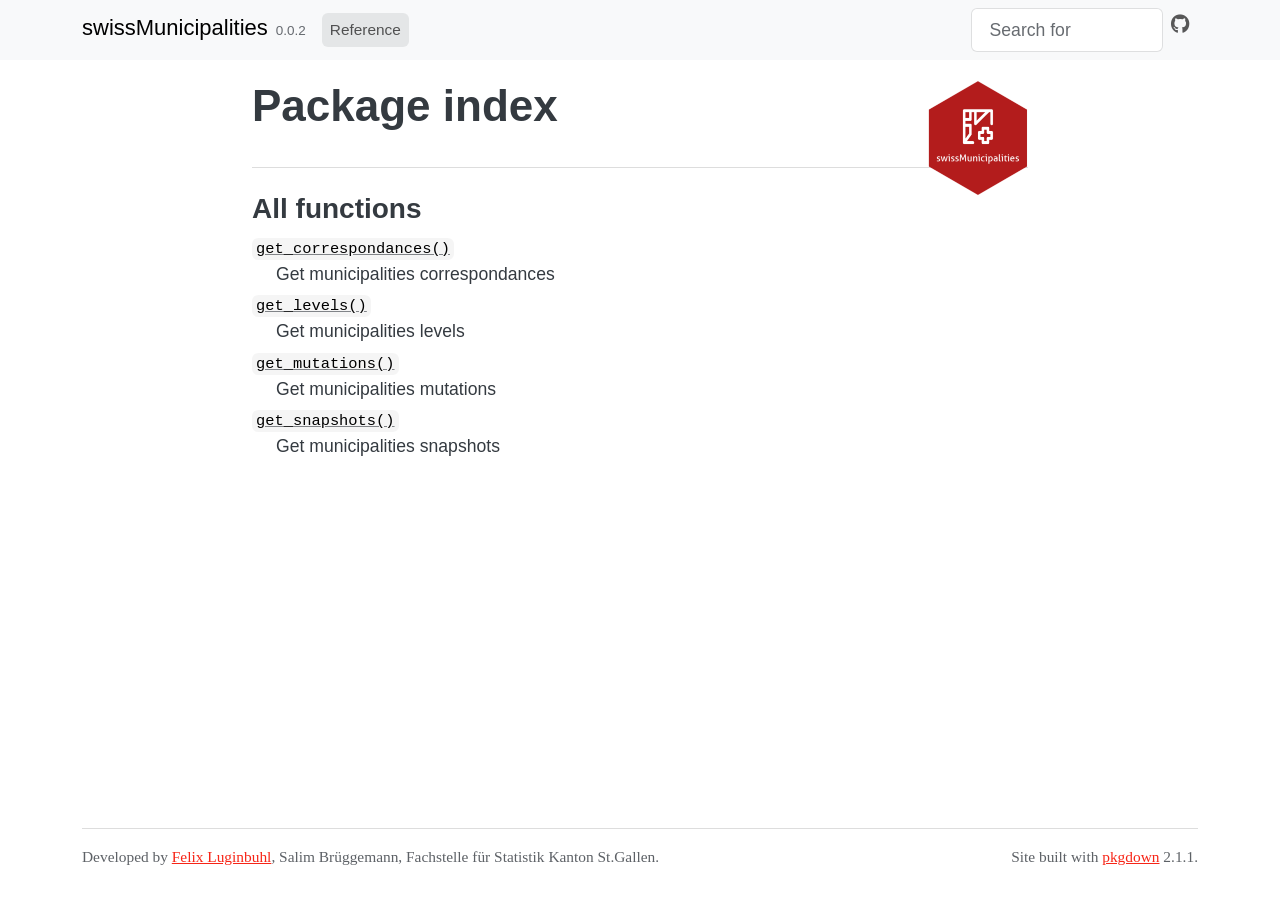
<file: reference/index.html>
<!DOCTYPE html>
<!-- Generated by pkgdown: do not edit by hand --><html lang="en"><head><meta http-equiv="Content-Type" content="text/html; charset=UTF-8"><meta charset="utf-8"><meta http-equiv="X-UA-Compatible" content="IE=edge"><meta name="viewport" content="width=device-width, initial-scale=1, shrink-to-fit=no"><title>Package index • swissMunicipalities</title><script src="../deps/jquery-3.6.0/jquery-3.6.0.min.js"></script><meta name="viewport" content="width=device-width, initial-scale=1, shrink-to-fit=no"><link href="../deps/bootstrap-5.3.1/bootstrap.min.css" rel="stylesheet"><script src="../deps/bootstrap-5.3.1/bootstrap.bundle.min.js"></script><link href="../deps/font-awesome-6.4.2/css/all.min.css" rel="stylesheet"><link href="../deps/font-awesome-6.4.2/css/v4-shims.min.css" rel="stylesheet"><script src="../deps/headroom-0.11.0/headroom.min.js"></script><script src="../deps/headroom-0.11.0/jQuery.headroom.min.js"></script><script src="../deps/bootstrap-toc-1.0.1/bootstrap-toc.min.js"></script><script src="../deps/clipboard.js-2.0.11/clipboard.min.js"></script><script src="../deps/search-1.0.0/autocomplete.jquery.min.js"></script><script src="../deps/search-1.0.0/fuse.min.js"></script><script src="../deps/search-1.0.0/mark.min.js"></script><!-- pkgdown --><script src="../pkgdown.js"></script><meta property="og:title" content="Package index"><meta property="og:image" content="http://swissstatsr.org/swissMunicipalities/logo.png"></head><body>
    <a href="#main" class="visually-hidden-focusable">Skip to contents</a>


    <nav class="navbar navbar-expand-lg fixed-top bg-light" data-bs-theme="light" aria-label="Site navigation"><div class="container">

    <a class="navbar-brand me-2" href="../index.html">swissMunicipalities</a>

    <small class="nav-text text-muted me-auto" data-bs-toggle="tooltip" data-bs-placement="bottom" title="">0.0.2</small>


    <button class="navbar-toggler" type="button" data-bs-toggle="collapse" data-bs-target="#navbar" aria-controls="navbar" aria-expanded="false" aria-label="Toggle navigation">
      <span class="navbar-toggler-icon"></span>
    </button>

    <div id="navbar" class="collapse navbar-collapse ms-3">
      <ul class="navbar-nav me-auto"><li class="active nav-item"><a class="nav-link" href="../reference/index.html">Reference</a></li>
      </ul><ul class="navbar-nav"><li class="nav-item"><form class="form-inline" role="search">
 <input class="form-control" type="search" name="search-input" id="search-input" autocomplete="off" aria-label="Search site" placeholder="Search for" data-search-index="../search.json"></form></li>
<li class="nav-item"><a class="external-link nav-link" href="https://github.com/swissstatsr/swissMunicipalities/" aria-label="GitHub"><span class="fa fab fa-github fa-lg"></span></a></li>
      </ul></div>


  </div>
</nav><div class="container template-reference-index">
<div class="row">
  <main id="main" class="col-md-9"><div class="page-header">
      <img src="../logo.png" class="logo" alt=""><h1>Package index</h1>
    </div>

    <div class="section level2">
      <h2 id="all-functions">All functions<a class="anchor" aria-label="anchor" href="#all-functions"></a></h2>




    </div><div class="section level2">




      <dl><dt>

          <code><a href="get_correspondances.html">get_correspondances()</a></code>

        </dt>
        <dd>Get municipalities correspondances</dd>
      </dl><dl><dt>

          <code><a href="get_levels.html">get_levels()</a></code>

        </dt>
        <dd>Get municipalities levels</dd>
      </dl><dl><dt>

          <code><a href="get_mutations.html">get_mutations()</a></code>

        </dt>
        <dd>Get municipalities mutations</dd>
      </dl><dl><dt>

          <code><a href="get_snapshots.html">get_snapshots()</a></code>

        </dt>
        <dd>Get municipalities snapshots</dd>
      </dl></div>
  </main></div>


    <footer><div class="pkgdown-footer-left">
  <p>Developed by <a href="https://felixluginbuhl.com" class="external-link">Felix Luginbuhl</a>, Salim Brüggemann, Fachstelle für Statistik Kanton St.Gallen.</p>
</div>

<div class="pkgdown-footer-right">
  <p>Site built with <a href="https://pkgdown.r-lib.org/" class="external-link">pkgdown</a> 2.1.1.</p>
</div>

    </footer></div>





  </body></html>
</file>
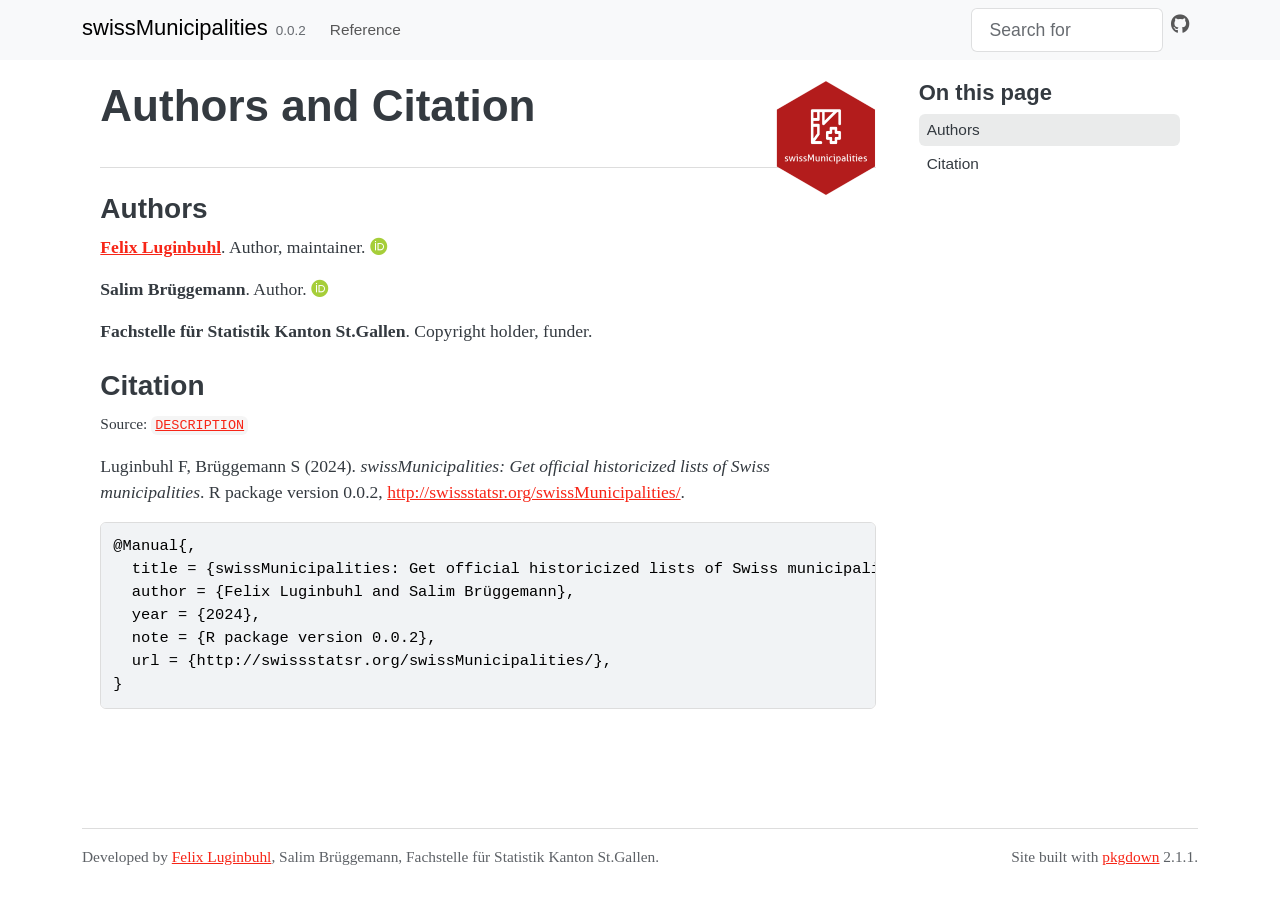
<file: authors.html>
<!DOCTYPE html>
<!-- Generated by pkgdown: do not edit by hand --><html lang="en"><head><meta http-equiv="Content-Type" content="text/html; charset=UTF-8"><meta charset="utf-8"><meta http-equiv="X-UA-Compatible" content="IE=edge"><meta name="viewport" content="width=device-width, initial-scale=1, shrink-to-fit=no"><title>Authors and Citation • swissMunicipalities</title><script src="deps/jquery-3.6.0/jquery-3.6.0.min.js"></script><meta name="viewport" content="width=device-width, initial-scale=1, shrink-to-fit=no"><link href="deps/bootstrap-5.3.1/bootstrap.min.css" rel="stylesheet"><script src="deps/bootstrap-5.3.1/bootstrap.bundle.min.js"></script><link href="deps/font-awesome-6.4.2/css/all.min.css" rel="stylesheet"><link href="deps/font-awesome-6.4.2/css/v4-shims.min.css" rel="stylesheet"><script src="deps/headroom-0.11.0/headroom.min.js"></script><script src="deps/headroom-0.11.0/jQuery.headroom.min.js"></script><script src="deps/bootstrap-toc-1.0.1/bootstrap-toc.min.js"></script><script src="deps/clipboard.js-2.0.11/clipboard.min.js"></script><script src="deps/search-1.0.0/autocomplete.jquery.min.js"></script><script src="deps/search-1.0.0/fuse.min.js"></script><script src="deps/search-1.0.0/mark.min.js"></script><!-- pkgdown --><script src="pkgdown.js"></script><meta property="og:title" content="Authors and Citation"><meta property="og:image" content="http://swissstatsr.org/swissMunicipalities/logo.png"></head><body>
    <a href="#main" class="visually-hidden-focusable">Skip to contents</a>


    <nav class="navbar navbar-expand-lg fixed-top bg-light" data-bs-theme="light" aria-label="Site navigation"><div class="container">

    <a class="navbar-brand me-2" href="index.html">swissMunicipalities</a>

    <small class="nav-text text-muted me-auto" data-bs-toggle="tooltip" data-bs-placement="bottom" title="">0.0.2</small>


    <button class="navbar-toggler" type="button" data-bs-toggle="collapse" data-bs-target="#navbar" aria-controls="navbar" aria-expanded="false" aria-label="Toggle navigation">
      <span class="navbar-toggler-icon"></span>
    </button>

    <div id="navbar" class="collapse navbar-collapse ms-3">
      <ul class="navbar-nav me-auto"><li class="nav-item"><a class="nav-link" href="reference/index.html">Reference</a></li>
      </ul><ul class="navbar-nav"><li class="nav-item"><form class="form-inline" role="search">
 <input class="form-control" type="search" name="search-input" id="search-input" autocomplete="off" aria-label="Search site" placeholder="Search for" data-search-index="search.json"></form></li>
<li class="nav-item"><a class="external-link nav-link" href="https://github.com/swissstatsr/swissMunicipalities/" aria-label="GitHub"><span class="fa fab fa-github fa-lg"></span></a></li>
      </ul></div>


  </div>
</nav><div class="container template-citation-authors">
<div class="row">
  <main id="main" class="col-md-9"><div class="page-header">
      <img src="logo.png" class="logo" alt=""><h1>Authors and Citation</h1>
    </div>

    <div class="section level2">
      <h2>Authors</h2>

      <ul class="list-unstyled"><li>
          <p><strong><a href="https://felixluginbuhl.com" class="external-link">Felix Luginbuhl</a></strong>. Author, maintainer. <a href="https://orcid.org/0009-0008-6625-2899" target="orcid.widget" aria-label="ORCID" class="external-link"><span class="fab fa-orcid orcid" aria-hidden="true"></span></a>
          </p>
        </li>
        <li>
          <p><strong>Salim Brüggemann</strong>. Author. <a href="https://orcid.org/0000-0002-5329-5987" target="orcid.widget" aria-label="ORCID" class="external-link"><span class="fab fa-orcid orcid" aria-hidden="true"></span></a>
          </p>
        </li>
        <li>
          <p><strong>Fachstelle für Statistik Kanton St.Gallen</strong>. Copyright holder, funder.
          </p>
        </li>
      </ul></div>

    <div class="section level2">
      <h2 id="citation">Citation</h2>
      <p><small class="dont-index">Source: <a href="https://github.com/swissstatsr/swissMunicipalities/blob/main/DESCRIPTION" class="external-link"><code>DESCRIPTION</code></a></small></p>

      <p>Luginbuhl F, Brüggemann S (2024).
<em>swissMunicipalities: Get official historicized lists of Swiss municipalities</em>.
R package version 0.0.2, <a href="http://swissstatsr.org/swissMunicipalities/">http://swissstatsr.org/swissMunicipalities/</a>.
</p>
      <pre>@Manual{,
  title = {swissMunicipalities: Get official historicized lists of Swiss municipalities},
  author = {Felix Luginbuhl and Salim Brüggemann},
  year = {2024},
  note = {R package version 0.0.2},
  url = {http://swissstatsr.org/swissMunicipalities/},
}</pre>
    </div>

  </main><aside class="col-md-3"><nav id="toc" aria-label="Table of contents"><h2>On this page</h2>
    </nav></aside></div>


    <footer><div class="pkgdown-footer-left">
  <p>Developed by <a href="https://felixluginbuhl.com" class="external-link">Felix Luginbuhl</a>, Salim Brüggemann, Fachstelle für Statistik Kanton St.Gallen.</p>
</div>

<div class="pkgdown-footer-right">
  <p>Site built with <a href="https://pkgdown.r-lib.org/" class="external-link">pkgdown</a> 2.1.1.</p>
</div>

    </footer></div>





  </body></html>
</file>
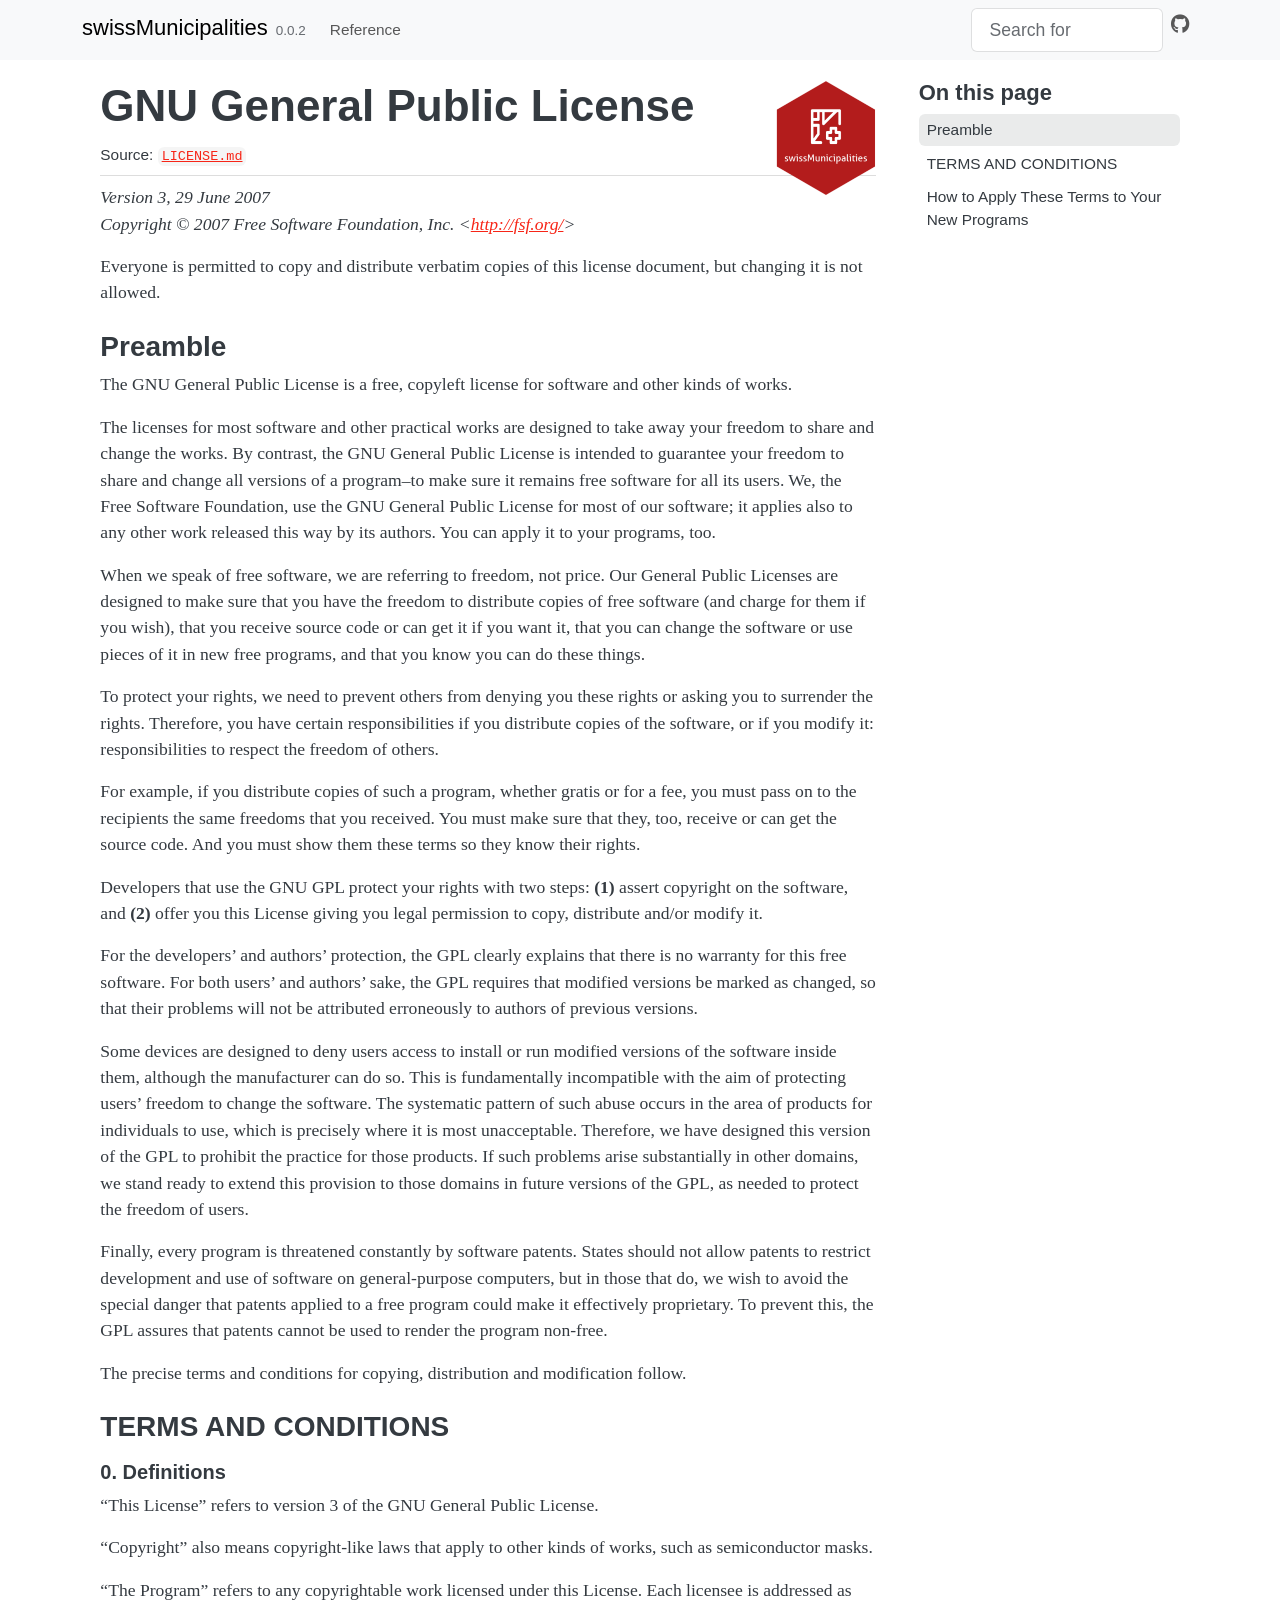
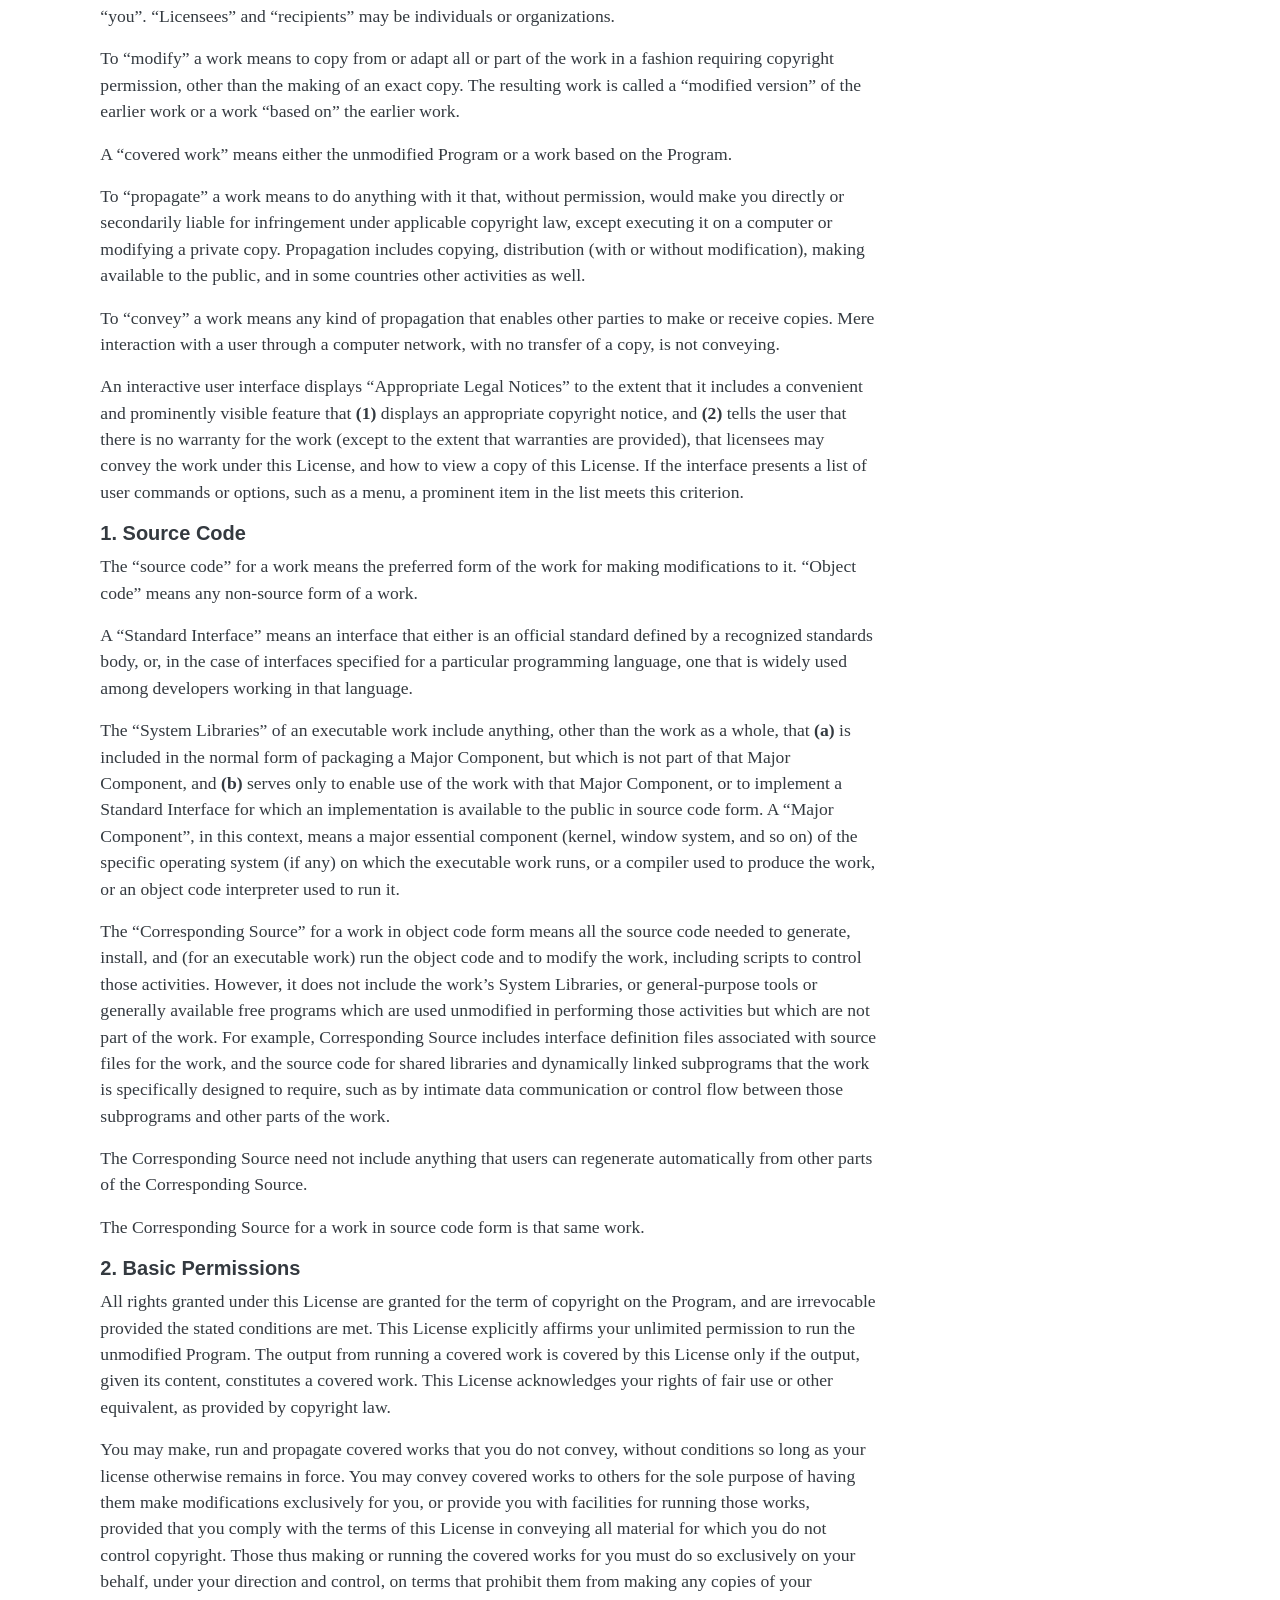
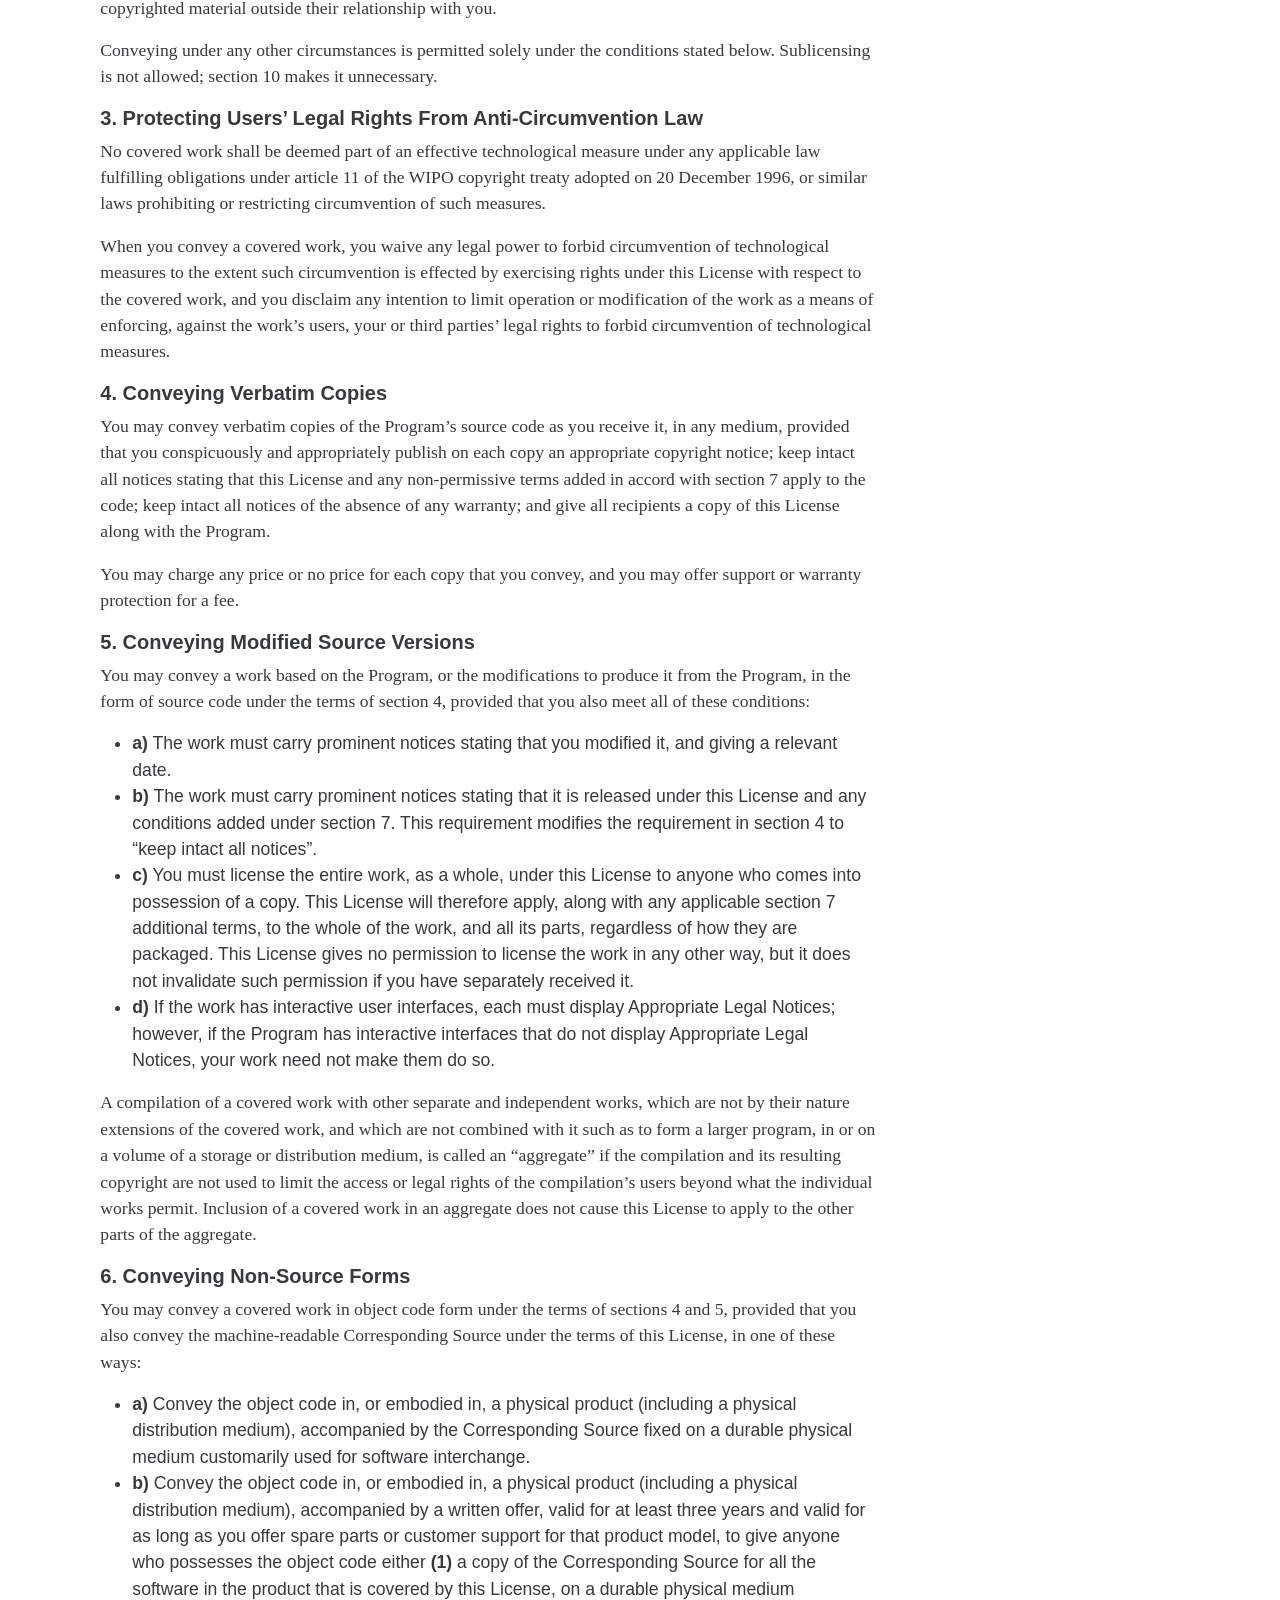
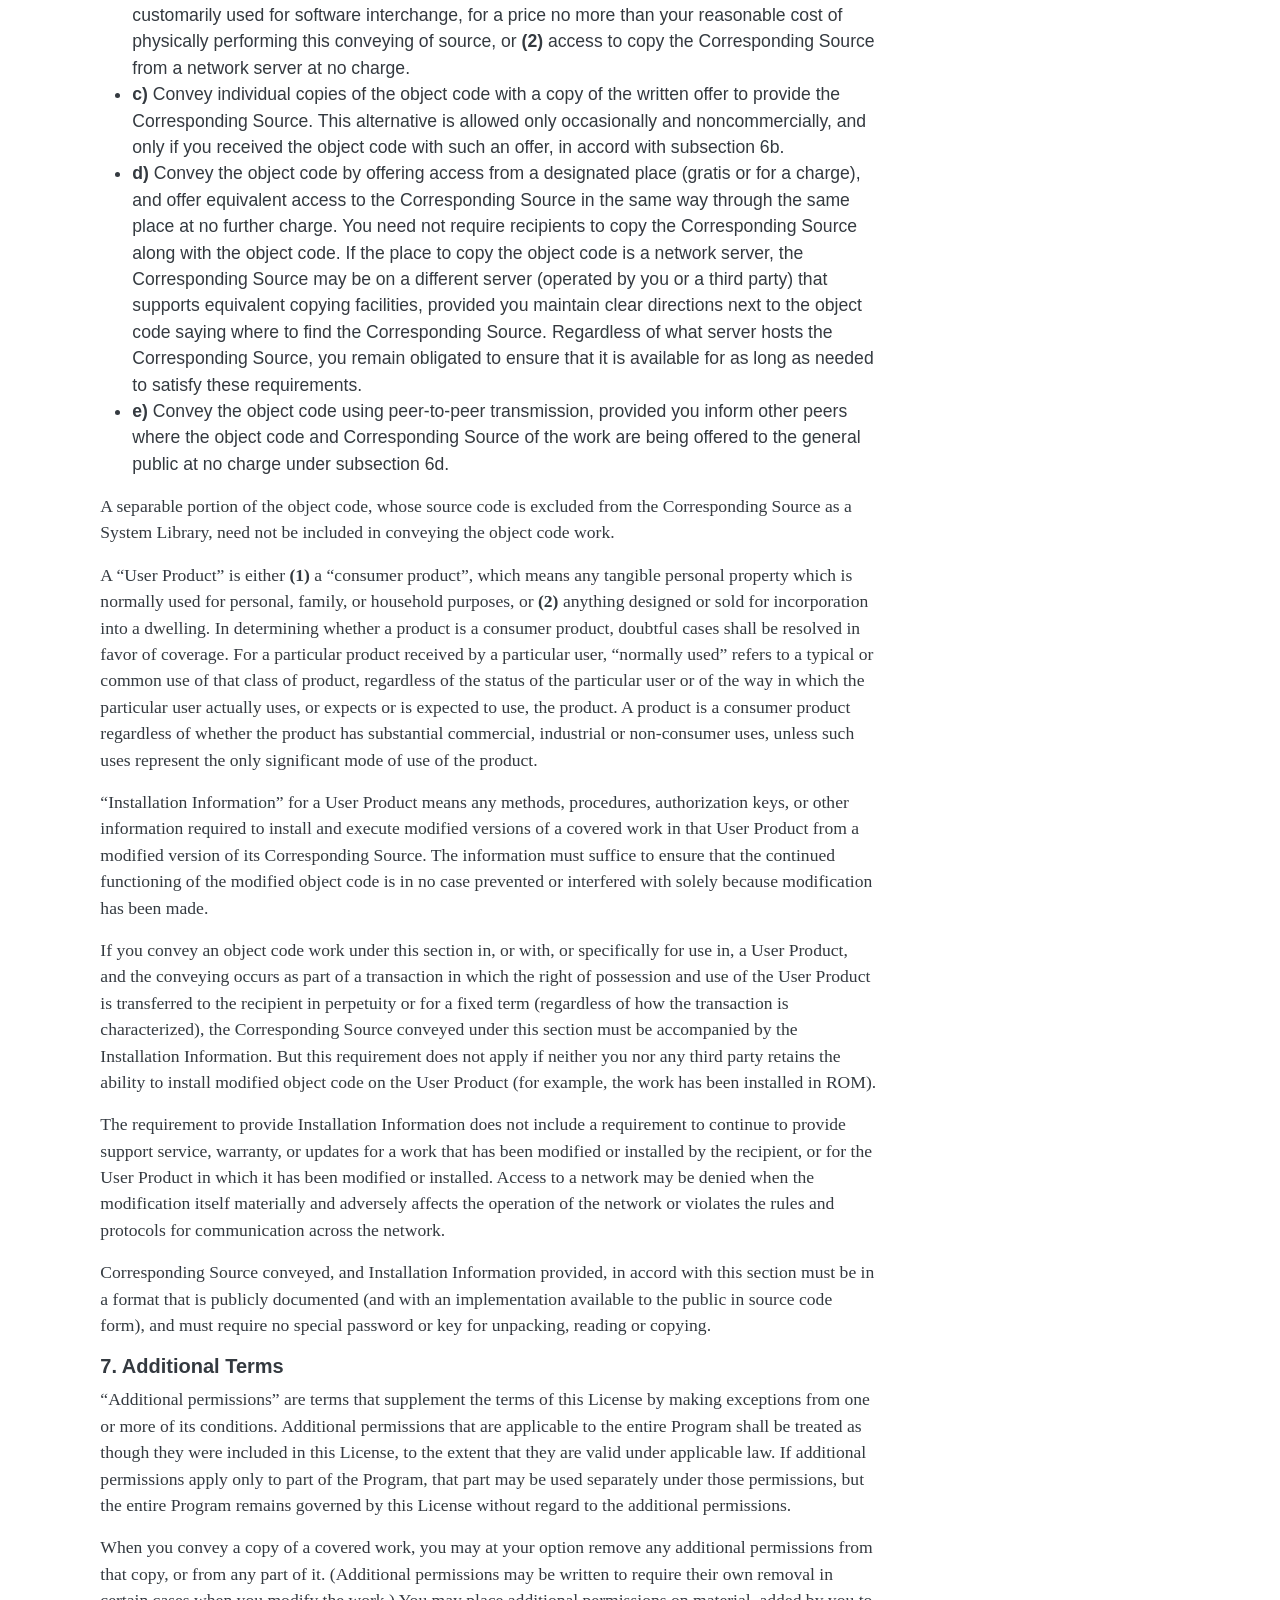
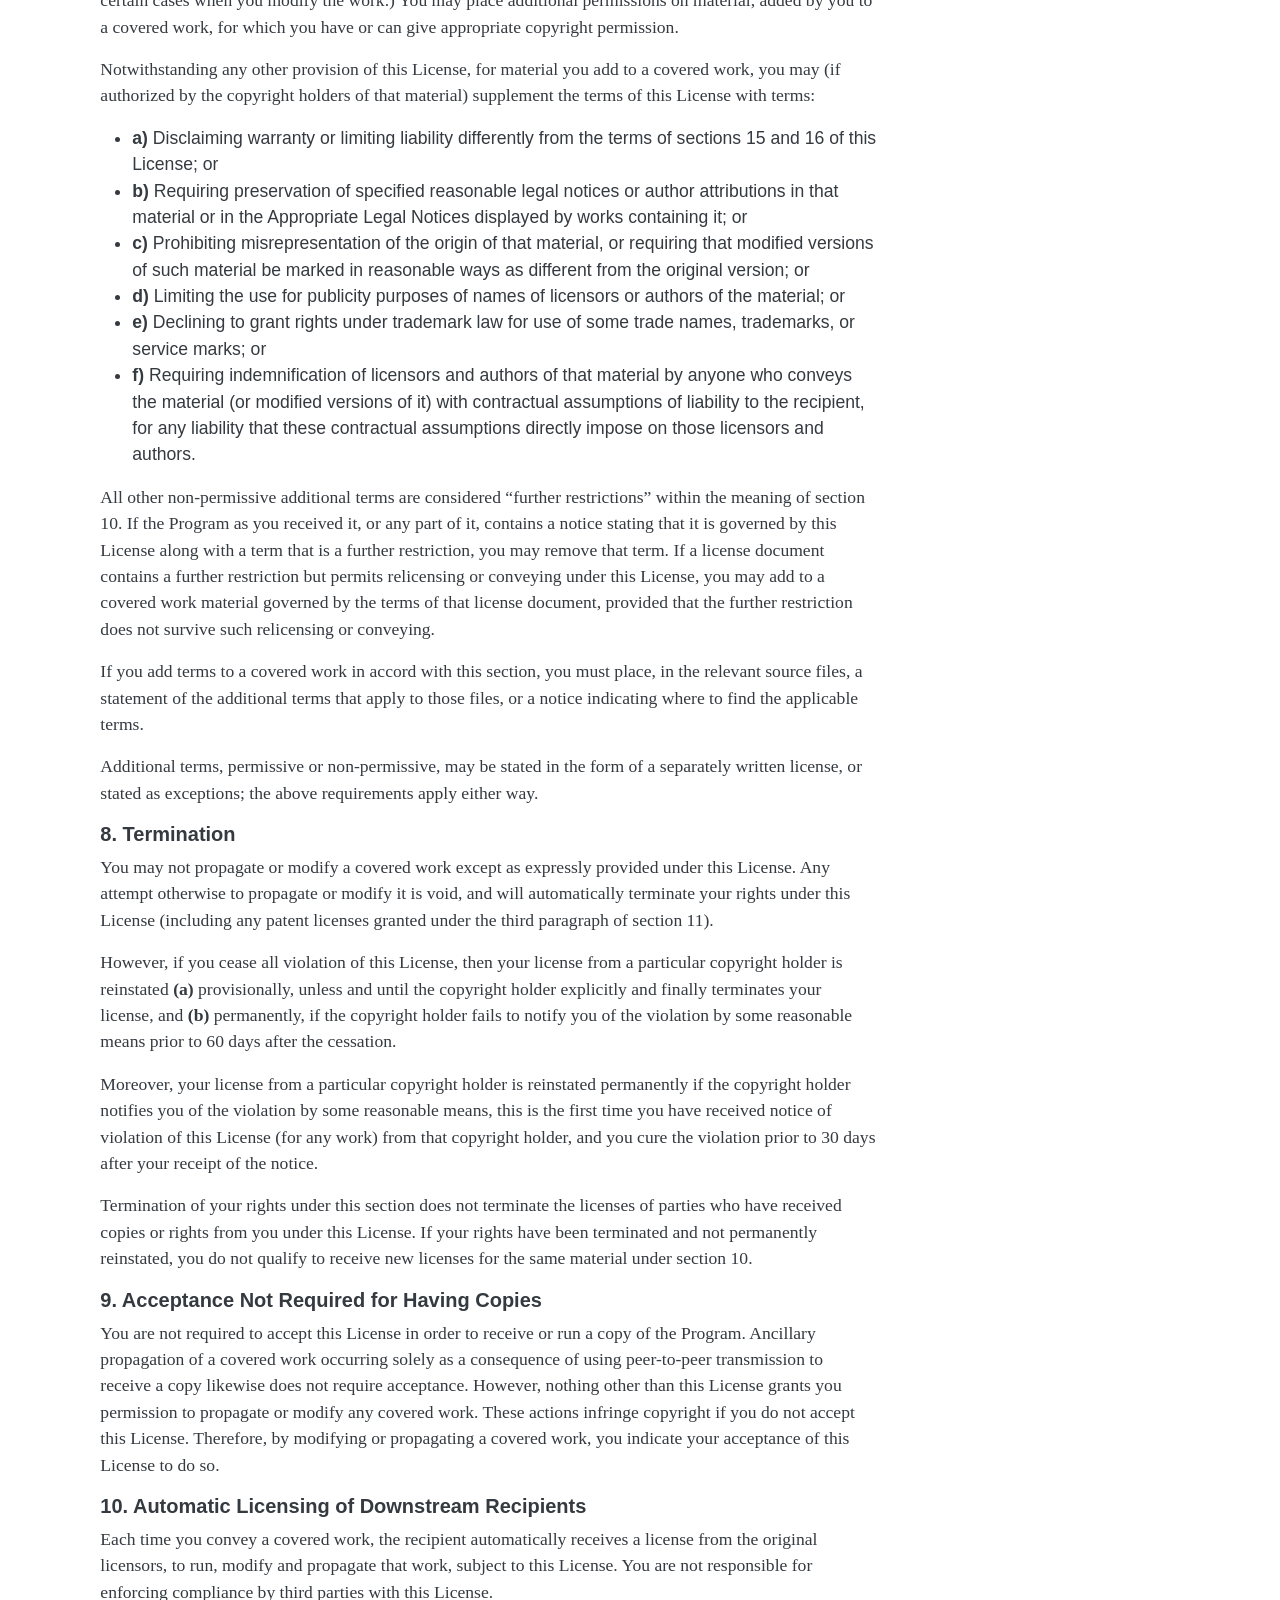
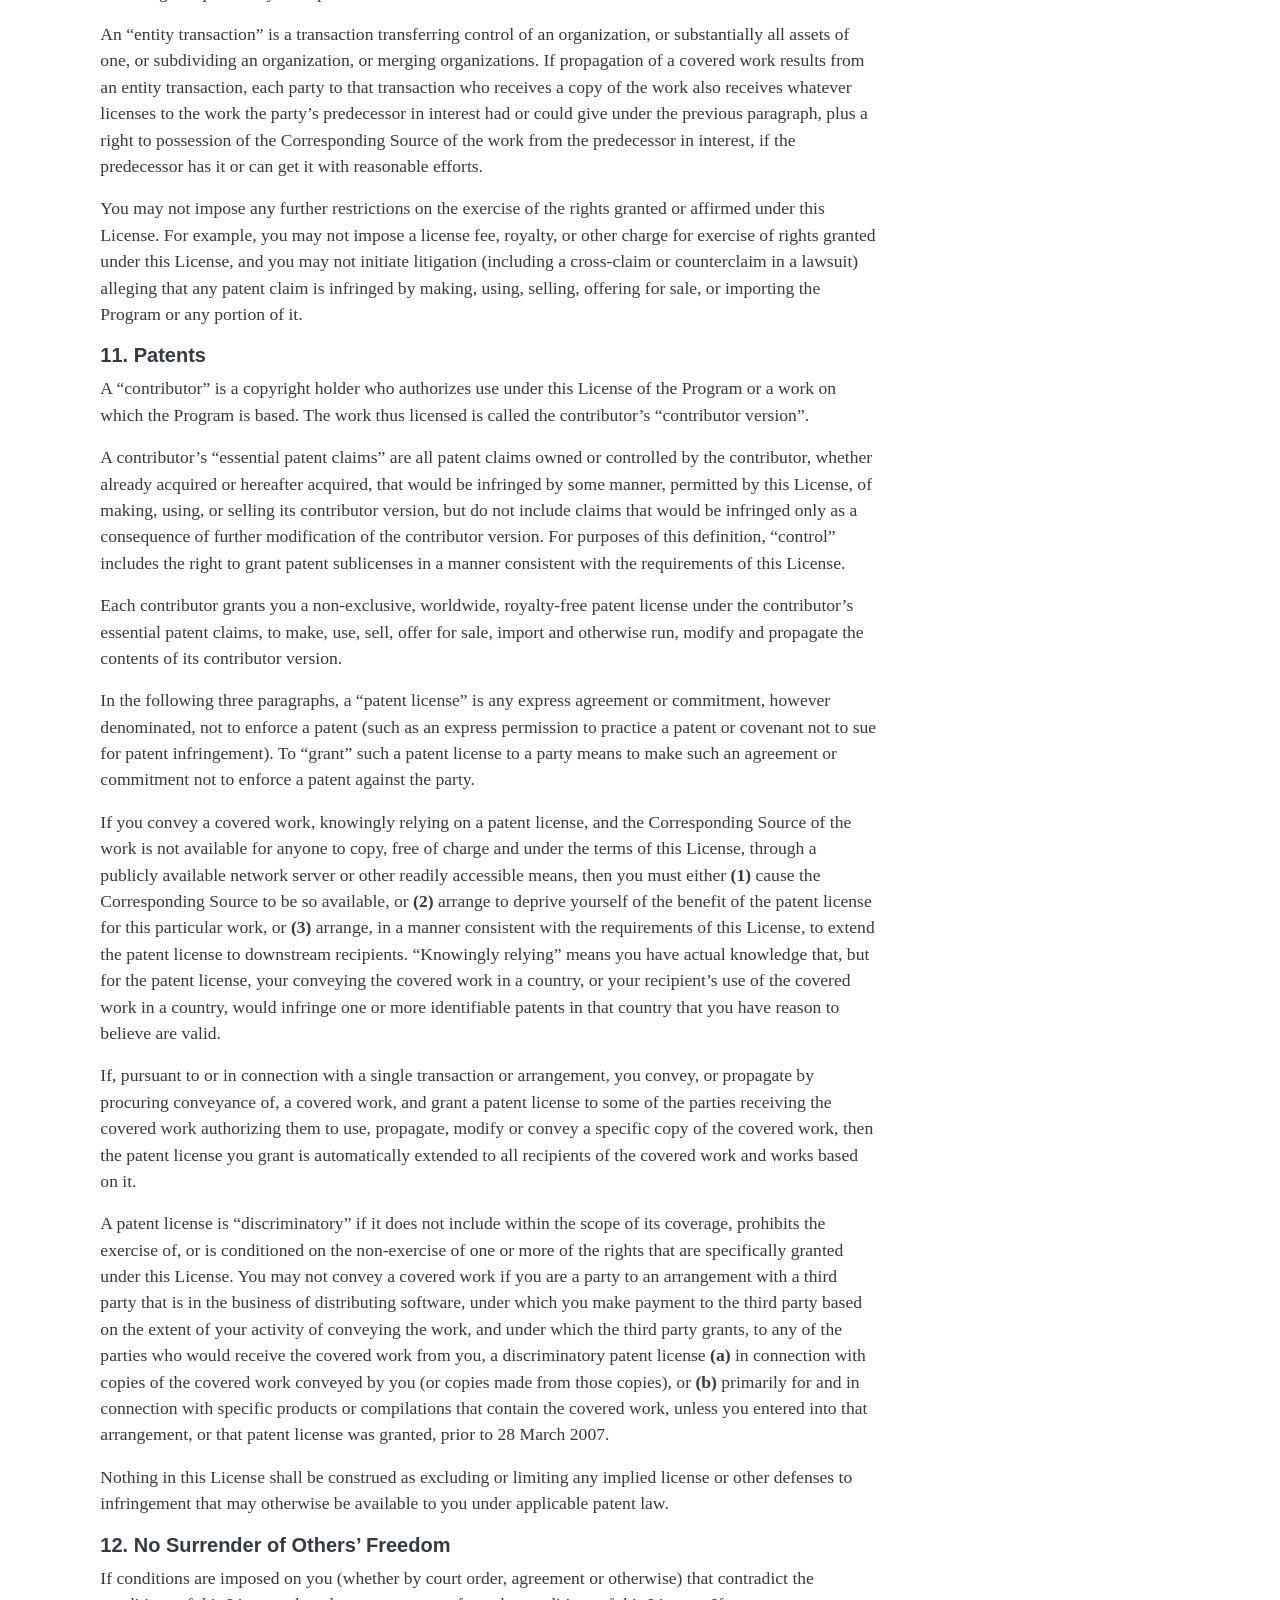
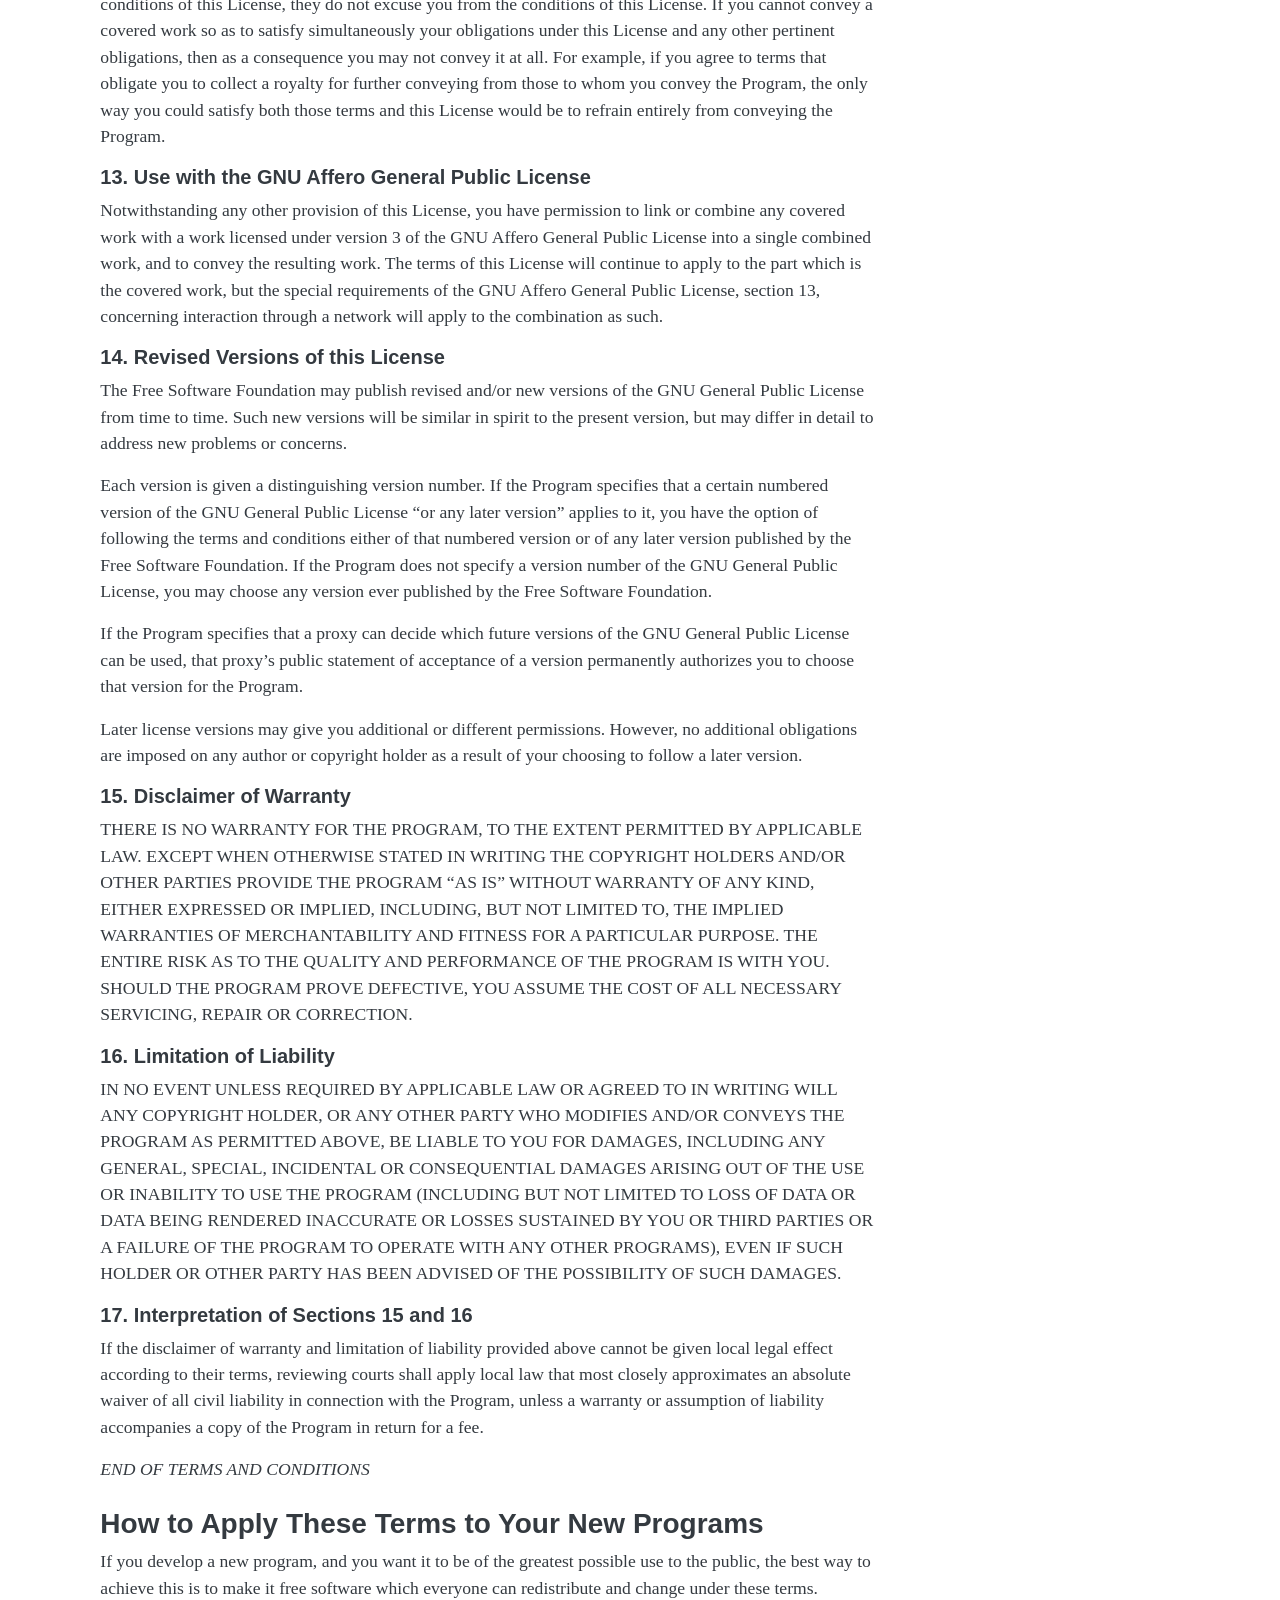
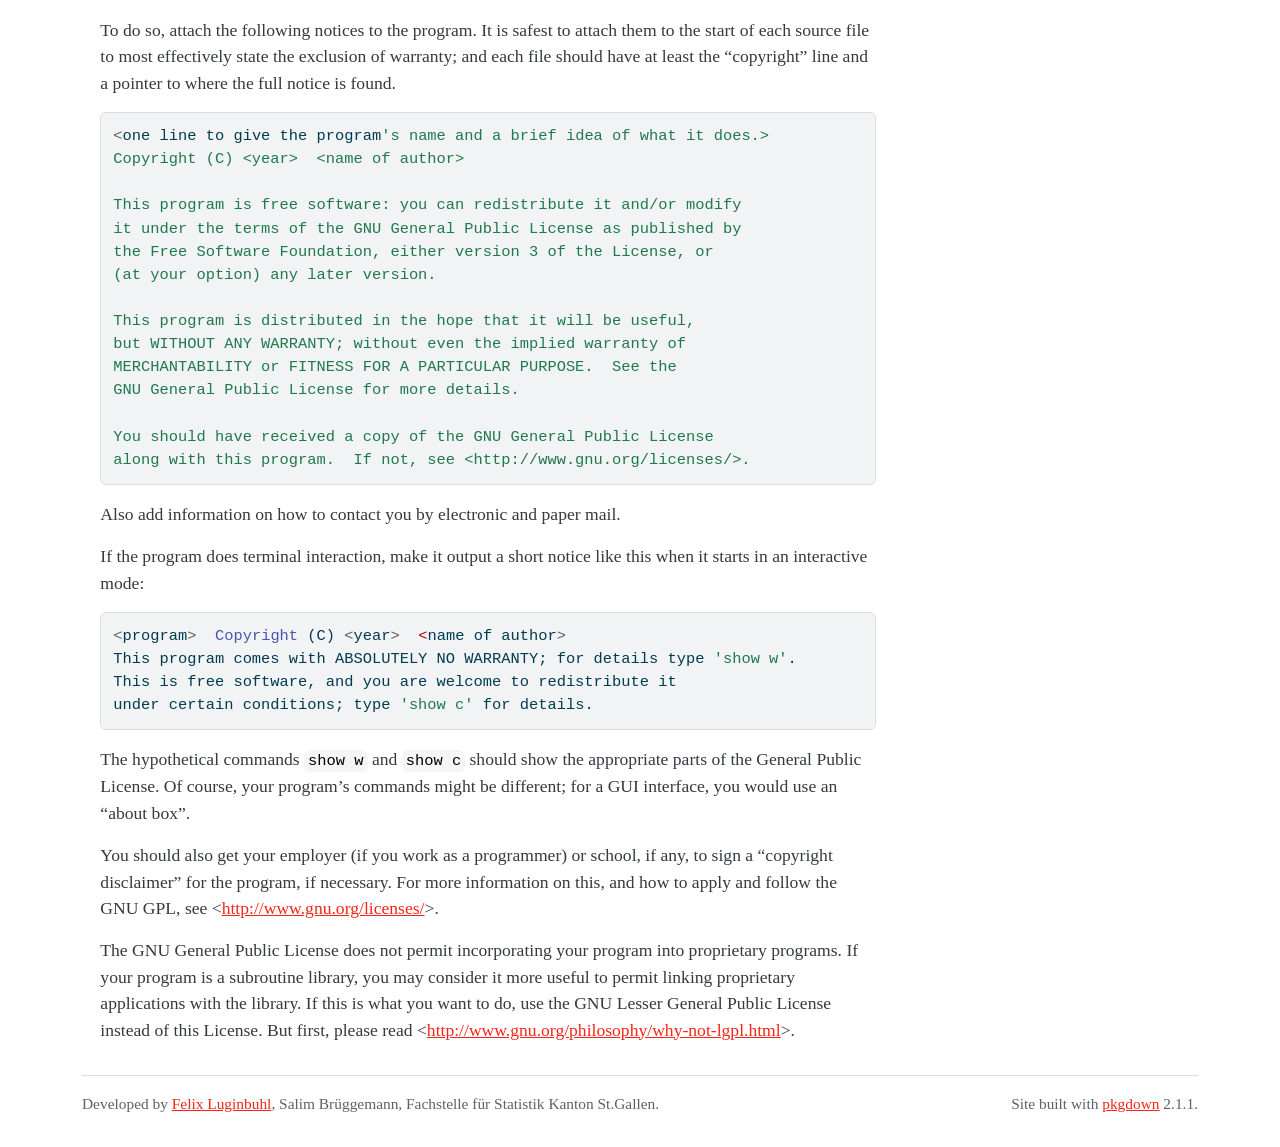
<file: LICENSE.html>
<!DOCTYPE html>
<!-- Generated by pkgdown: do not edit by hand --><html lang="en"><head><meta http-equiv="Content-Type" content="text/html; charset=UTF-8"><meta charset="utf-8"><meta http-equiv="X-UA-Compatible" content="IE=edge"><meta name="viewport" content="width=device-width, initial-scale=1, shrink-to-fit=no"><title>GNU General Public License • swissMunicipalities</title><script src="deps/jquery-3.6.0/jquery-3.6.0.min.js"></script><meta name="viewport" content="width=device-width, initial-scale=1, shrink-to-fit=no"><link href="deps/bootstrap-5.3.1/bootstrap.min.css" rel="stylesheet"><script src="deps/bootstrap-5.3.1/bootstrap.bundle.min.js"></script><link href="deps/font-awesome-6.4.2/css/all.min.css" rel="stylesheet"><link href="deps/font-awesome-6.4.2/css/v4-shims.min.css" rel="stylesheet"><script src="deps/headroom-0.11.0/headroom.min.js"></script><script src="deps/headroom-0.11.0/jQuery.headroom.min.js"></script><script src="deps/bootstrap-toc-1.0.1/bootstrap-toc.min.js"></script><script src="deps/clipboard.js-2.0.11/clipboard.min.js"></script><script src="deps/search-1.0.0/autocomplete.jquery.min.js"></script><script src="deps/search-1.0.0/fuse.min.js"></script><script src="deps/search-1.0.0/mark.min.js"></script><!-- pkgdown --><script src="pkgdown.js"></script><meta property="og:title" content="GNU General Public License"><meta property="og:image" content="http://swissstatsr.org/swissMunicipalities/logo.png"></head><body>
    <a href="#main" class="visually-hidden-focusable">Skip to contents</a>


    <nav class="navbar navbar-expand-lg fixed-top bg-light" data-bs-theme="light" aria-label="Site navigation"><div class="container">

    <a class="navbar-brand me-2" href="index.html">swissMunicipalities</a>

    <small class="nav-text text-muted me-auto" data-bs-toggle="tooltip" data-bs-placement="bottom" title="">0.0.2</small>


    <button class="navbar-toggler" type="button" data-bs-toggle="collapse" data-bs-target="#navbar" aria-controls="navbar" aria-expanded="false" aria-label="Toggle navigation">
      <span class="navbar-toggler-icon"></span>
    </button>

    <div id="navbar" class="collapse navbar-collapse ms-3">
      <ul class="navbar-nav me-auto"><li class="nav-item"><a class="nav-link" href="reference/index.html">Reference</a></li>
      </ul><ul class="navbar-nav"><li class="nav-item"><form class="form-inline" role="search">
 <input class="form-control" type="search" name="search-input" id="search-input" autocomplete="off" aria-label="Search site" placeholder="Search for" data-search-index="search.json"></form></li>
<li class="nav-item"><a class="external-link nav-link" href="https://github.com/swissstatsr/swissMunicipalities/" aria-label="GitHub"><span class="fa fab fa-github fa-lg"></span></a></li>
      </ul></div>


  </div>
</nav><div class="container template-title-body">
<div class="row">
  <main id="main" class="col-md-9"><div class="page-header">
      <img src="logo.png" class="logo" alt=""><h1>GNU General Public License</h1>
      <small class="dont-index">Source: <a href="https://github.com/swissstatsr/swissMunicipalities/blob/main/LICENSE.md" class="external-link"><code>LICENSE.md</code></a></small>
    </div>

<div id="gnu-general-public-license" class="section level1">

<p><em>Version 3, 29 June 2007</em><br><em>Copyright © 2007 Free Software Foundation, Inc. &lt;<a href="http://fsf.org/" class="external-link uri">http://fsf.org/</a>&gt;</em></p>
<p>Everyone is permitted to copy and distribute verbatim copies of this license document, but changing it is not allowed.</p>
<div class="section level2">
<h2 id="preamble">Preamble<a class="anchor" aria-label="anchor" href="#preamble"></a></h2>
<p>The GNU General Public License is a free, copyleft license for software and other kinds of works.</p>
<p>The licenses for most software and other practical works are designed to take away your freedom to share and change the works. By contrast, the GNU General Public License is intended to guarantee your freedom to share and change all versions of a program–to make sure it remains free software for all its users. We, the Free Software Foundation, use the GNU General Public License for most of our software; it applies also to any other work released this way by its authors. You can apply it to your programs, too.</p>
<p>When we speak of free software, we are referring to freedom, not price. Our General Public Licenses are designed to make sure that you have the freedom to distribute copies of free software (and charge for them if you wish), that you receive source code or can get it if you want it, that you can change the software or use pieces of it in new free programs, and that you know you can do these things.</p>
<p>To protect your rights, we need to prevent others from denying you these rights or asking you to surrender the rights. Therefore, you have certain responsibilities if you distribute copies of the software, or if you modify it: responsibilities to respect the freedom of others.</p>
<p>For example, if you distribute copies of such a program, whether gratis or for a fee, you must pass on to the recipients the same freedoms that you received. You must make sure that they, too, receive or can get the source code. And you must show them these terms so they know their rights.</p>
<p>Developers that use the GNU GPL protect your rights with two steps: <strong>(1)</strong> assert copyright on the software, and <strong>(2)</strong> offer you this License giving you legal permission to copy, distribute and/or modify it.</p>
<p>For the developers’ and authors’ protection, the GPL clearly explains that there is no warranty for this free software. For both users’ and authors’ sake, the GPL requires that modified versions be marked as changed, so that their problems will not be attributed erroneously to authors of previous versions.</p>
<p>Some devices are designed to deny users access to install or run modified versions of the software inside them, although the manufacturer can do so. This is fundamentally incompatible with the aim of protecting users’ freedom to change the software. The systematic pattern of such abuse occurs in the area of products for individuals to use, which is precisely where it is most unacceptable. Therefore, we have designed this version of the GPL to prohibit the practice for those products. If such problems arise substantially in other domains, we stand ready to extend this provision to those domains in future versions of the GPL, as needed to protect the freedom of users.</p>
<p>Finally, every program is threatened constantly by software patents. States should not allow patents to restrict development and use of software on general-purpose computers, but in those that do, we wish to avoid the special danger that patents applied to a free program could make it effectively proprietary. To prevent this, the GPL assures that patents cannot be used to render the program non-free.</p>
<p>The precise terms and conditions for copying, distribution and modification follow.</p>
</div>
<div class="section level2">
<h2 id="terms-and-conditions">TERMS AND CONDITIONS<a class="anchor" aria-label="anchor" href="#terms-and-conditions"></a></h2>
<div class="section level3">
<h3 id="id_0-definitions">0. Definitions<a class="anchor" aria-label="anchor" href="#id_0-definitions"></a></h3>
<p>“This License” refers to version 3 of the GNU General Public License.</p>
<p>“Copyright” also means copyright-like laws that apply to other kinds of works, such as semiconductor masks.</p>
<p>“The Program” refers to any copyrightable work licensed under this License. Each licensee is addressed as “you”. “Licensees” and “recipients” may be individuals or organizations.</p>
<p>To “modify” a work means to copy from or adapt all or part of the work in a fashion requiring copyright permission, other than the making of an exact copy. The resulting work is called a “modified version” of the earlier work or a work “based on” the earlier work.</p>
<p>A “covered work” means either the unmodified Program or a work based on the Program.</p>
<p>To “propagate” a work means to do anything with it that, without permission, would make you directly or secondarily liable for infringement under applicable copyright law, except executing it on a computer or modifying a private copy. Propagation includes copying, distribution (with or without modification), making available to the public, and in some countries other activities as well.</p>
<p>To “convey” a work means any kind of propagation that enables other parties to make or receive copies. Mere interaction with a user through a computer network, with no transfer of a copy, is not conveying.</p>
<p>An interactive user interface displays “Appropriate Legal Notices” to the extent that it includes a convenient and prominently visible feature that <strong>(1)</strong> displays an appropriate copyright notice, and <strong>(2)</strong> tells the user that there is no warranty for the work (except to the extent that warranties are provided), that licensees may convey the work under this License, and how to view a copy of this License. If the interface presents a list of user commands or options, such as a menu, a prominent item in the list meets this criterion.</p>
</div>
<div class="section level3">
<h3 id="id_1-source-code">1. Source Code<a class="anchor" aria-label="anchor" href="#id_1-source-code"></a></h3>
<p>The “source code” for a work means the preferred form of the work for making modifications to it. “Object code” means any non-source form of a work.</p>
<p>A “Standard Interface” means an interface that either is an official standard defined by a recognized standards body, or, in the case of interfaces specified for a particular programming language, one that is widely used among developers working in that language.</p>
<p>The “System Libraries” of an executable work include anything, other than the work as a whole, that <strong>(a)</strong> is included in the normal form of packaging a Major Component, but which is not part of that Major Component, and <strong>(b)</strong> serves only to enable use of the work with that Major Component, or to implement a Standard Interface for which an implementation is available to the public in source code form. A “Major Component”, in this context, means a major essential component (kernel, window system, and so on) of the specific operating system (if any) on which the executable work runs, or a compiler used to produce the work, or an object code interpreter used to run it.</p>
<p>The “Corresponding Source” for a work in object code form means all the source code needed to generate, install, and (for an executable work) run the object code and to modify the work, including scripts to control those activities. However, it does not include the work’s System Libraries, or general-purpose tools or generally available free programs which are used unmodified in performing those activities but which are not part of the work. For example, Corresponding Source includes interface definition files associated with source files for the work, and the source code for shared libraries and dynamically linked subprograms that the work is specifically designed to require, such as by intimate data communication or control flow between those subprograms and other parts of the work.</p>
<p>The Corresponding Source need not include anything that users can regenerate automatically from other parts of the Corresponding Source.</p>
<p>The Corresponding Source for a work in source code form is that same work.</p>
</div>
<div class="section level3">
<h3 id="id_2-basic-permissions">2. Basic Permissions<a class="anchor" aria-label="anchor" href="#id_2-basic-permissions"></a></h3>
<p>All rights granted under this License are granted for the term of copyright on the Program, and are irrevocable provided the stated conditions are met. This License explicitly affirms your unlimited permission to run the unmodified Program. The output from running a covered work is covered by this License only if the output, given its content, constitutes a covered work. This License acknowledges your rights of fair use or other equivalent, as provided by copyright law.</p>
<p>You may make, run and propagate covered works that you do not convey, without conditions so long as your license otherwise remains in force. You may convey covered works to others for the sole purpose of having them make modifications exclusively for you, or provide you with facilities for running those works, provided that you comply with the terms of this License in conveying all material for which you do not control copyright. Those thus making or running the covered works for you must do so exclusively on your behalf, under your direction and control, on terms that prohibit them from making any copies of your copyrighted material outside their relationship with you.</p>
<p>Conveying under any other circumstances is permitted solely under the conditions stated below. Sublicensing is not allowed; section 10 makes it unnecessary.</p>
</div>
<div class="section level3">
<h3 id="id_3-protecting-users-legal-rights-from-anti-circumvention-law">3. Protecting Users’ Legal Rights From Anti-Circumvention Law<a class="anchor" aria-label="anchor" href="#id_3-protecting-users-legal-rights-from-anti-circumvention-law"></a></h3>
<p>No covered work shall be deemed part of an effective technological measure under any applicable law fulfilling obligations under article 11 of the WIPO copyright treaty adopted on 20 December 1996, or similar laws prohibiting or restricting circumvention of such measures.</p>
<p>When you convey a covered work, you waive any legal power to forbid circumvention of technological measures to the extent such circumvention is effected by exercising rights under this License with respect to the covered work, and you disclaim any intention to limit operation or modification of the work as a means of enforcing, against the work’s users, your or third parties’ legal rights to forbid circumvention of technological measures.</p>
</div>
<div class="section level3">
<h3 id="id_4-conveying-verbatim-copies">4. Conveying Verbatim Copies<a class="anchor" aria-label="anchor" href="#id_4-conveying-verbatim-copies"></a></h3>
<p>You may convey verbatim copies of the Program’s source code as you receive it, in any medium, provided that you conspicuously and appropriately publish on each copy an appropriate copyright notice; keep intact all notices stating that this License and any non-permissive terms added in accord with section 7 apply to the code; keep intact all notices of the absence of any warranty; and give all recipients a copy of this License along with the Program.</p>
<p>You may charge any price or no price for each copy that you convey, and you may offer support or warranty protection for a fee.</p>
</div>
<div class="section level3">
<h3 id="id_5-conveying-modified-source-versions">5. Conveying Modified Source Versions<a class="anchor" aria-label="anchor" href="#id_5-conveying-modified-source-versions"></a></h3>
<p>You may convey a work based on the Program, or the modifications to produce it from the Program, in the form of source code under the terms of section 4, provided that you also meet all of these conditions:</p>
<ul><li>
<strong>a)</strong> The work must carry prominent notices stating that you modified it, and giving a relevant date.</li>
<li>
<strong>b)</strong> The work must carry prominent notices stating that it is released under this License and any conditions added under section 7. This requirement modifies the requirement in section 4 to “keep intact all notices”.</li>
<li>
<strong>c)</strong> You must license the entire work, as a whole, under this License to anyone who comes into possession of a copy. This License will therefore apply, along with any applicable section 7 additional terms, to the whole of the work, and all its parts, regardless of how they are packaged. This License gives no permission to license the work in any other way, but it does not invalidate such permission if you have separately received it.</li>
<li>
<strong>d)</strong> If the work has interactive user interfaces, each must display Appropriate Legal Notices; however, if the Program has interactive interfaces that do not display Appropriate Legal Notices, your work need not make them do so.</li>
</ul><p>A compilation of a covered work with other separate and independent works, which are not by their nature extensions of the covered work, and which are not combined with it such as to form a larger program, in or on a volume of a storage or distribution medium, is called an “aggregate” if the compilation and its resulting copyright are not used to limit the access or legal rights of the compilation’s users beyond what the individual works permit. Inclusion of a covered work in an aggregate does not cause this License to apply to the other parts of the aggregate.</p>
</div>
<div class="section level3">
<h3 id="id_6-conveying-non-source-forms">6. Conveying Non-Source Forms<a class="anchor" aria-label="anchor" href="#id_6-conveying-non-source-forms"></a></h3>
<p>You may convey a covered work in object code form under the terms of sections 4 and 5, provided that you also convey the machine-readable Corresponding Source under the terms of this License, in one of these ways:</p>
<ul><li>
<strong>a)</strong> Convey the object code in, or embodied in, a physical product (including a physical distribution medium), accompanied by the Corresponding Source fixed on a durable physical medium customarily used for software interchange.</li>
<li>
<strong>b)</strong> Convey the object code in, or embodied in, a physical product (including a physical distribution medium), accompanied by a written offer, valid for at least three years and valid for as long as you offer spare parts or customer support for that product model, to give anyone who possesses the object code either <strong>(1)</strong> a copy of the Corresponding Source for all the software in the product that is covered by this License, on a durable physical medium customarily used for software interchange, for a price no more than your reasonable cost of physically performing this conveying of source, or <strong>(2)</strong> access to copy the Corresponding Source from a network server at no charge.</li>
<li>
<strong>c)</strong> Convey individual copies of the object code with a copy of the written offer to provide the Corresponding Source. This alternative is allowed only occasionally and noncommercially, and only if you received the object code with such an offer, in accord with subsection 6b.</li>
<li>
<strong>d)</strong> Convey the object code by offering access from a designated place (gratis or for a charge), and offer equivalent access to the Corresponding Source in the same way through the same place at no further charge. You need not require recipients to copy the Corresponding Source along with the object code. If the place to copy the object code is a network server, the Corresponding Source may be on a different server (operated by you or a third party) that supports equivalent copying facilities, provided you maintain clear directions next to the object code saying where to find the Corresponding Source. Regardless of what server hosts the Corresponding Source, you remain obligated to ensure that it is available for as long as needed to satisfy these requirements.</li>
<li>
<strong>e)</strong> Convey the object code using peer-to-peer transmission, provided you inform other peers where the object code and Corresponding Source of the work are being offered to the general public at no charge under subsection 6d.</li>
</ul><p>A separable portion of the object code, whose source code is excluded from the Corresponding Source as a System Library, need not be included in conveying the object code work.</p>
<p>A “User Product” is either <strong>(1)</strong> a “consumer product”, which means any tangible personal property which is normally used for personal, family, or household purposes, or <strong>(2)</strong> anything designed or sold for incorporation into a dwelling. In determining whether a product is a consumer product, doubtful cases shall be resolved in favor of coverage. For a particular product received by a particular user, “normally used” refers to a typical or common use of that class of product, regardless of the status of the particular user or of the way in which the particular user actually uses, or expects or is expected to use, the product. A product is a consumer product regardless of whether the product has substantial commercial, industrial or non-consumer uses, unless such uses represent the only significant mode of use of the product.</p>
<p>“Installation Information” for a User Product means any methods, procedures, authorization keys, or other information required to install and execute modified versions of a covered work in that User Product from a modified version of its Corresponding Source. The information must suffice to ensure that the continued functioning of the modified object code is in no case prevented or interfered with solely because modification has been made.</p>
<p>If you convey an object code work under this section in, or with, or specifically for use in, a User Product, and the conveying occurs as part of a transaction in which the right of possession and use of the User Product is transferred to the recipient in perpetuity or for a fixed term (regardless of how the transaction is characterized), the Corresponding Source conveyed under this section must be accompanied by the Installation Information. But this requirement does not apply if neither you nor any third party retains the ability to install modified object code on the User Product (for example, the work has been installed in ROM).</p>
<p>The requirement to provide Installation Information does not include a requirement to continue to provide support service, warranty, or updates for a work that has been modified or installed by the recipient, or for the User Product in which it has been modified or installed. Access to a network may be denied when the modification itself materially and adversely affects the operation of the network or violates the rules and protocols for communication across the network.</p>
<p>Corresponding Source conveyed, and Installation Information provided, in accord with this section must be in a format that is publicly documented (and with an implementation available to the public in source code form), and must require no special password or key for unpacking, reading or copying.</p>
</div>
<div class="section level3">
<h3 id="id_7-additional-terms">7. Additional Terms<a class="anchor" aria-label="anchor" href="#id_7-additional-terms"></a></h3>
<p>“Additional permissions” are terms that supplement the terms of this License by making exceptions from one or more of its conditions. Additional permissions that are applicable to the entire Program shall be treated as though they were included in this License, to the extent that they are valid under applicable law. If additional permissions apply only to part of the Program, that part may be used separately under those permissions, but the entire Program remains governed by this License without regard to the additional permissions.</p>
<p>When you convey a copy of a covered work, you may at your option remove any additional permissions from that copy, or from any part of it. (Additional permissions may be written to require their own removal in certain cases when you modify the work.) You may place additional permissions on material, added by you to a covered work, for which you have or can give appropriate copyright permission.</p>
<p>Notwithstanding any other provision of this License, for material you add to a covered work, you may (if authorized by the copyright holders of that material) supplement the terms of this License with terms:</p>
<ul><li>
<strong>a)</strong> Disclaiming warranty or limiting liability differently from the terms of sections 15 and 16 of this License; or</li>
<li>
<strong>b)</strong> Requiring preservation of specified reasonable legal notices or author attributions in that material or in the Appropriate Legal Notices displayed by works containing it; or</li>
<li>
<strong>c)</strong> Prohibiting misrepresentation of the origin of that material, or requiring that modified versions of such material be marked in reasonable ways as different from the original version; or</li>
<li>
<strong>d)</strong> Limiting the use for publicity purposes of names of licensors or authors of the material; or</li>
<li>
<strong>e)</strong> Declining to grant rights under trademark law for use of some trade names, trademarks, or service marks; or</li>
<li>
<strong>f)</strong> Requiring indemnification of licensors and authors of that material by anyone who conveys the material (or modified versions of it) with contractual assumptions of liability to the recipient, for any liability that these contractual assumptions directly impose on those licensors and authors.</li>
</ul><p>All other non-permissive additional terms are considered “further restrictions” within the meaning of section 10. If the Program as you received it, or any part of it, contains a notice stating that it is governed by this License along with a term that is a further restriction, you may remove that term. If a license document contains a further restriction but permits relicensing or conveying under this License, you may add to a covered work material governed by the terms of that license document, provided that the further restriction does not survive such relicensing or conveying.</p>
<p>If you add terms to a covered work in accord with this section, you must place, in the relevant source files, a statement of the additional terms that apply to those files, or a notice indicating where to find the applicable terms.</p>
<p>Additional terms, permissive or non-permissive, may be stated in the form of a separately written license, or stated as exceptions; the above requirements apply either way.</p>
</div>
<div class="section level3">
<h3 id="id_8-termination">8. Termination<a class="anchor" aria-label="anchor" href="#id_8-termination"></a></h3>
<p>You may not propagate or modify a covered work except as expressly provided under this License. Any attempt otherwise to propagate or modify it is void, and will automatically terminate your rights under this License (including any patent licenses granted under the third paragraph of section 11).</p>
<p>However, if you cease all violation of this License, then your license from a particular copyright holder is reinstated <strong>(a)</strong> provisionally, unless and until the copyright holder explicitly and finally terminates your license, and <strong>(b)</strong> permanently, if the copyright holder fails to notify you of the violation by some reasonable means prior to 60 days after the cessation.</p>
<p>Moreover, your license from a particular copyright holder is reinstated permanently if the copyright holder notifies you of the violation by some reasonable means, this is the first time you have received notice of violation of this License (for any work) from that copyright holder, and you cure the violation prior to 30 days after your receipt of the notice.</p>
<p>Termination of your rights under this section does not terminate the licenses of parties who have received copies or rights from you under this License. If your rights have been terminated and not permanently reinstated, you do not qualify to receive new licenses for the same material under section 10.</p>
</div>
<div class="section level3">
<h3 id="id_9-acceptance-not-required-for-having-copies">9. Acceptance Not Required for Having Copies<a class="anchor" aria-label="anchor" href="#id_9-acceptance-not-required-for-having-copies"></a></h3>
<p>You are not required to accept this License in order to receive or run a copy of the Program. Ancillary propagation of a covered work occurring solely as a consequence of using peer-to-peer transmission to receive a copy likewise does not require acceptance. However, nothing other than this License grants you permission to propagate or modify any covered work. These actions infringe copyright if you do not accept this License. Therefore, by modifying or propagating a covered work, you indicate your acceptance of this License to do so.</p>
</div>
<div class="section level3">
<h3 id="id_10-automatic-licensing-of-downstream-recipients">10. Automatic Licensing of Downstream Recipients<a class="anchor" aria-label="anchor" href="#id_10-automatic-licensing-of-downstream-recipients"></a></h3>
<p>Each time you convey a covered work, the recipient automatically receives a license from the original licensors, to run, modify and propagate that work, subject to this License. You are not responsible for enforcing compliance by third parties with this License.</p>
<p>An “entity transaction” is a transaction transferring control of an organization, or substantially all assets of one, or subdividing an organization, or merging organizations. If propagation of a covered work results from an entity transaction, each party to that transaction who receives a copy of the work also receives whatever licenses to the work the party’s predecessor in interest had or could give under the previous paragraph, plus a right to possession of the Corresponding Source of the work from the predecessor in interest, if the predecessor has it or can get it with reasonable efforts.</p>
<p>You may not impose any further restrictions on the exercise of the rights granted or affirmed under this License. For example, you may not impose a license fee, royalty, or other charge for exercise of rights granted under this License, and you may not initiate litigation (including a cross-claim or counterclaim in a lawsuit) alleging that any patent claim is infringed by making, using, selling, offering for sale, or importing the Program or any portion of it.</p>
</div>
<div class="section level3">
<h3 id="id_11-patents">11. Patents<a class="anchor" aria-label="anchor" href="#id_11-patents"></a></h3>
<p>A “contributor” is a copyright holder who authorizes use under this License of the Program or a work on which the Program is based. The work thus licensed is called the contributor’s “contributor version”.</p>
<p>A contributor’s “essential patent claims” are all patent claims owned or controlled by the contributor, whether already acquired or hereafter acquired, that would be infringed by some manner, permitted by this License, of making, using, or selling its contributor version, but do not include claims that would be infringed only as a consequence of further modification of the contributor version. For purposes of this definition, “control” includes the right to grant patent sublicenses in a manner consistent with the requirements of this License.</p>
<p>Each contributor grants you a non-exclusive, worldwide, royalty-free patent license under the contributor’s essential patent claims, to make, use, sell, offer for sale, import and otherwise run, modify and propagate the contents of its contributor version.</p>
<p>In the following three paragraphs, a “patent license” is any express agreement or commitment, however denominated, not to enforce a patent (such as an express permission to practice a patent or covenant not to sue for patent infringement). To “grant” such a patent license to a party means to make such an agreement or commitment not to enforce a patent against the party.</p>
<p>If you convey a covered work, knowingly relying on a patent license, and the Corresponding Source of the work is not available for anyone to copy, free of charge and under the terms of this License, through a publicly available network server or other readily accessible means, then you must either <strong>(1)</strong> cause the Corresponding Source to be so available, or <strong>(2)</strong> arrange to deprive yourself of the benefit of the patent license for this particular work, or <strong>(3)</strong> arrange, in a manner consistent with the requirements of this License, to extend the patent license to downstream recipients. “Knowingly relying” means you have actual knowledge that, but for the patent license, your conveying the covered work in a country, or your recipient’s use of the covered work in a country, would infringe one or more identifiable patents in that country that you have reason to believe are valid.</p>
<p>If, pursuant to or in connection with a single transaction or arrangement, you convey, or propagate by procuring conveyance of, a covered work, and grant a patent license to some of the parties receiving the covered work authorizing them to use, propagate, modify or convey a specific copy of the covered work, then the patent license you grant is automatically extended to all recipients of the covered work and works based on it.</p>
<p>A patent license is “discriminatory” if it does not include within the scope of its coverage, prohibits the exercise of, or is conditioned on the non-exercise of one or more of the rights that are specifically granted under this License. You may not convey a covered work if you are a party to an arrangement with a third party that is in the business of distributing software, under which you make payment to the third party based on the extent of your activity of conveying the work, and under which the third party grants, to any of the parties who would receive the covered work from you, a discriminatory patent license <strong>(a)</strong> in connection with copies of the covered work conveyed by you (or copies made from those copies), or <strong>(b)</strong> primarily for and in connection with specific products or compilations that contain the covered work, unless you entered into that arrangement, or that patent license was granted, prior to 28 March 2007.</p>
<p>Nothing in this License shall be construed as excluding or limiting any implied license or other defenses to infringement that may otherwise be available to you under applicable patent law.</p>
</div>
<div class="section level3">
<h3 id="id_12-no-surrender-of-others-freedom">12. No Surrender of Others’ Freedom<a class="anchor" aria-label="anchor" href="#id_12-no-surrender-of-others-freedom"></a></h3>
<p>If conditions are imposed on you (whether by court order, agreement or otherwise) that contradict the conditions of this License, they do not excuse you from the conditions of this License. If you cannot convey a covered work so as to satisfy simultaneously your obligations under this License and any other pertinent obligations, then as a consequence you may not convey it at all. For example, if you agree to terms that obligate you to collect a royalty for further conveying from those to whom you convey the Program, the only way you could satisfy both those terms and this License would be to refrain entirely from conveying the Program.</p>
</div>
<div class="section level3">
<h3 id="id_13-use-with-the-gnu-affero-general-public-license">13. Use with the GNU Affero General Public License<a class="anchor" aria-label="anchor" href="#id_13-use-with-the-gnu-affero-general-public-license"></a></h3>
<p>Notwithstanding any other provision of this License, you have permission to link or combine any covered work with a work licensed under version 3 of the GNU Affero General Public License into a single combined work, and to convey the resulting work. The terms of this License will continue to apply to the part which is the covered work, but the special requirements of the GNU Affero General Public License, section 13, concerning interaction through a network will apply to the combination as such.</p>
</div>
<div class="section level3">
<h3 id="id_14-revised-versions-of-this-license">14. Revised Versions of this License<a class="anchor" aria-label="anchor" href="#id_14-revised-versions-of-this-license"></a></h3>
<p>The Free Software Foundation may publish revised and/or new versions of the GNU General Public License from time to time. Such new versions will be similar in spirit to the present version, but may differ in detail to address new problems or concerns.</p>
<p>Each version is given a distinguishing version number. If the Program specifies that a certain numbered version of the GNU General Public License “or any later version” applies to it, you have the option of following the terms and conditions either of that numbered version or of any later version published by the Free Software Foundation. If the Program does not specify a version number of the GNU General Public License, you may choose any version ever published by the Free Software Foundation.</p>
<p>If the Program specifies that a proxy can decide which future versions of the GNU General Public License can be used, that proxy’s public statement of acceptance of a version permanently authorizes you to choose that version for the Program.</p>
<p>Later license versions may give you additional or different permissions. However, no additional obligations are imposed on any author or copyright holder as a result of your choosing to follow a later version.</p>
</div>
<div class="section level3">
<h3 id="id_15-disclaimer-of-warranty">15. Disclaimer of Warranty<a class="anchor" aria-label="anchor" href="#id_15-disclaimer-of-warranty"></a></h3>
<p>THERE IS NO WARRANTY FOR THE PROGRAM, TO THE EXTENT PERMITTED BY APPLICABLE LAW. EXCEPT WHEN OTHERWISE STATED IN WRITING THE COPYRIGHT HOLDERS AND/OR OTHER PARTIES PROVIDE THE PROGRAM “AS IS” WITHOUT WARRANTY OF ANY KIND, EITHER EXPRESSED OR IMPLIED, INCLUDING, BUT NOT LIMITED TO, THE IMPLIED WARRANTIES OF MERCHANTABILITY AND FITNESS FOR A PARTICULAR PURPOSE. THE ENTIRE RISK AS TO THE QUALITY AND PERFORMANCE OF THE PROGRAM IS WITH YOU. SHOULD THE PROGRAM PROVE DEFECTIVE, YOU ASSUME THE COST OF ALL NECESSARY SERVICING, REPAIR OR CORRECTION.</p>
</div>
<div class="section level3">
<h3 id="id_16-limitation-of-liability">16. Limitation of Liability<a class="anchor" aria-label="anchor" href="#id_16-limitation-of-liability"></a></h3>
<p>IN NO EVENT UNLESS REQUIRED BY APPLICABLE LAW OR AGREED TO IN WRITING WILL ANY COPYRIGHT HOLDER, OR ANY OTHER PARTY WHO MODIFIES AND/OR CONVEYS THE PROGRAM AS PERMITTED ABOVE, BE LIABLE TO YOU FOR DAMAGES, INCLUDING ANY GENERAL, SPECIAL, INCIDENTAL OR CONSEQUENTIAL DAMAGES ARISING OUT OF THE USE OR INABILITY TO USE THE PROGRAM (INCLUDING BUT NOT LIMITED TO LOSS OF DATA OR DATA BEING RENDERED INACCURATE OR LOSSES SUSTAINED BY YOU OR THIRD PARTIES OR A FAILURE OF THE PROGRAM TO OPERATE WITH ANY OTHER PROGRAMS), EVEN IF SUCH HOLDER OR OTHER PARTY HAS BEEN ADVISED OF THE POSSIBILITY OF SUCH DAMAGES.</p>
</div>
<div class="section level3">
<h3 id="id_17-interpretation-of-sections-15-and-16">17. Interpretation of Sections 15 and 16<a class="anchor" aria-label="anchor" href="#id_17-interpretation-of-sections-15-and-16"></a></h3>
<p>If the disclaimer of warranty and limitation of liability provided above cannot be given local legal effect according to their terms, reviewing courts shall apply local law that most closely approximates an absolute waiver of all civil liability in connection with the Program, unless a warranty or assumption of liability accompanies a copy of the Program in return for a fee.</p>
<p><em>END OF TERMS AND CONDITIONS</em></p>
</div>
</div>
<div class="section level2">
<h2 id="how-to-apply-these-terms-to-your-new-programs">How to Apply These Terms to Your New Programs<a class="anchor" aria-label="anchor" href="#how-to-apply-these-terms-to-your-new-programs"></a></h2>
<p>If you develop a new program, and you want it to be of the greatest possible use to the public, the best way to achieve this is to make it free software which everyone can redistribute and change under these terms.</p>
<p>To do so, attach the following notices to the program. It is safest to attach them to the start of each source file to most effectively state the exclusion of warranty; and each file should have at least the “copyright” line and a pointer to where the full notice is found.</p>
<div class="sourceCode" id="cb1"><pre class="sourceCode R"><code class="sourceCode r"><span id="cb1-1"><a href="#cb1-1" tabindex="-1"></a><span class="sc">&lt;</span>one line to give the program<span class="st">'s name and a brief idea of what it does.&gt;</span></span>
<span id="cb1-2"><a href="#cb1-2" tabindex="-1"></a><span class="st">Copyright (C) &lt;year&gt;  &lt;name of author&gt;</span></span>
<span id="cb1-3"><a href="#cb1-3" tabindex="-1"></a></span>
<span id="cb1-4"><a href="#cb1-4" tabindex="-1"></a><span class="st">This program is free software: you can redistribute it and/or modify</span></span>
<span id="cb1-5"><a href="#cb1-5" tabindex="-1"></a><span class="st">it under the terms of the GNU General Public License as published by</span></span>
<span id="cb1-6"><a href="#cb1-6" tabindex="-1"></a><span class="st">the Free Software Foundation, either version 3 of the License, or</span></span>
<span id="cb1-7"><a href="#cb1-7" tabindex="-1"></a><span class="st">(at your option) any later version.</span></span>
<span id="cb1-8"><a href="#cb1-8" tabindex="-1"></a></span>
<span id="cb1-9"><a href="#cb1-9" tabindex="-1"></a><span class="st">This program is distributed in the hope that it will be useful,</span></span>
<span id="cb1-10"><a href="#cb1-10" tabindex="-1"></a><span class="st">but WITHOUT ANY WARRANTY; without even the implied warranty of</span></span>
<span id="cb1-11"><a href="#cb1-11" tabindex="-1"></a><span class="st">MERCHANTABILITY or FITNESS FOR A PARTICULAR PURPOSE.  See the</span></span>
<span id="cb1-12"><a href="#cb1-12" tabindex="-1"></a><span class="st">GNU General Public License for more details.</span></span>
<span id="cb1-13"><a href="#cb1-13" tabindex="-1"></a></span>
<span id="cb1-14"><a href="#cb1-14" tabindex="-1"></a><span class="st">You should have received a copy of the GNU General Public License</span></span>
<span id="cb1-15"><a href="#cb1-15" tabindex="-1"></a><span class="st">along with this program.  If not, see &lt;http://www.gnu.org/licenses/&gt;.</span></span></code></pre></div>
<p>Also add information on how to contact you by electronic and paper mail.</p>
<p>If the program does terminal interaction, make it output a short notice like this when it starts in an interactive mode:</p>
<div class="sourceCode" id="cb2"><pre class="sourceCode R"><code class="sourceCode r"><span id="cb2-1"><a href="#cb2-1" tabindex="-1"></a><span class="sc">&lt;</span>program<span class="sc">&gt;</span>  <span class="fu">Copyright</span> (C) <span class="sc">&lt;</span>year<span class="sc">&gt;</span>  <span class="er">&lt;</span>name of author<span class="sc">&gt;</span></span>
<span id="cb2-2"><a href="#cb2-2" tabindex="-1"></a>This program comes with ABSOLUTELY NO WARRANTY; <span class="cf">for</span> details type <span class="st">'show w'</span>.</span>
<span id="cb2-3"><a href="#cb2-3" tabindex="-1"></a>This is free software, and you are welcome to redistribute it</span>
<span id="cb2-4"><a href="#cb2-4" tabindex="-1"></a>under certain conditions; type <span class="st">'show c'</span> <span class="cf">for</span> details.</span></code></pre></div>
<p>The hypothetical commands <code>show w</code> and <code>show c</code> should show the appropriate parts of the General Public License. Of course, your program’s commands might be different; for a GUI interface, you would use an “about box”.</p>
<p>You should also get your employer (if you work as a programmer) or school, if any, to sign a “copyright disclaimer” for the program, if necessary. For more information on this, and how to apply and follow the GNU GPL, see &lt;<a href="http://www.gnu.org/licenses/" class="external-link uri">http://www.gnu.org/licenses/</a>&gt;.</p>
<p>The GNU General Public License does not permit incorporating your program into proprietary programs. If your program is a subroutine library, you may consider it more useful to permit linking proprietary applications with the library. If this is what you want to do, use the GNU Lesser General Public License instead of this License. But first, please read &lt;<a href="http://www.gnu.org/philosophy/why-not-lgpl.html" class="external-link uri">http://www.gnu.org/philosophy/why-not-lgpl.html</a>&gt;.</p>
</div>
</div>

  </main><aside class="col-md-3"><nav id="toc" aria-label="Table of contents"><h2>On this page</h2>
    </nav></aside></div>


    <footer><div class="pkgdown-footer-left">
  <p>Developed by <a href="https://felixluginbuhl.com" class="external-link">Felix Luginbuhl</a>, Salim Brüggemann, Fachstelle für Statistik Kanton St.Gallen.</p>
</div>

<div class="pkgdown-footer-right">
  <p>Site built with <a href="https://pkgdown.r-lib.org/" class="external-link">pkgdown</a> 2.1.1.</p>
</div>

    </footer></div>





  </body></html>
</file>
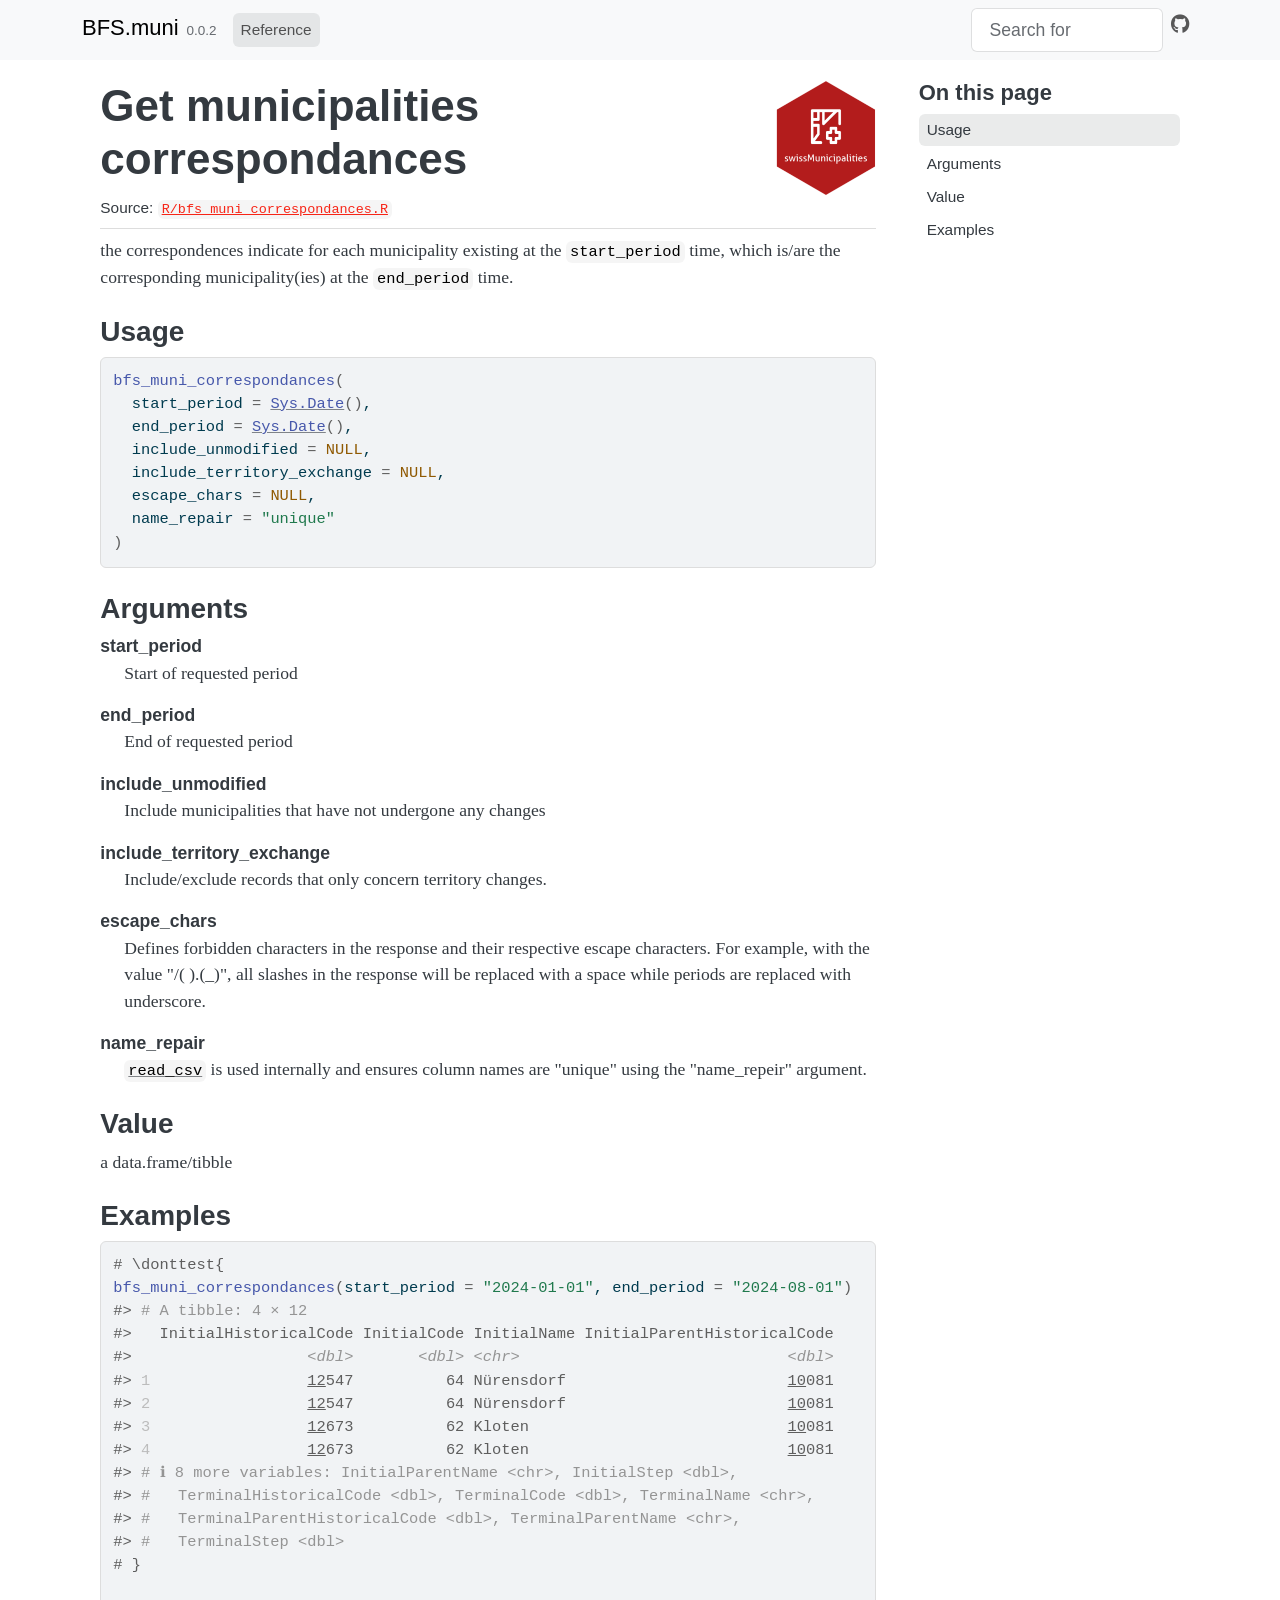
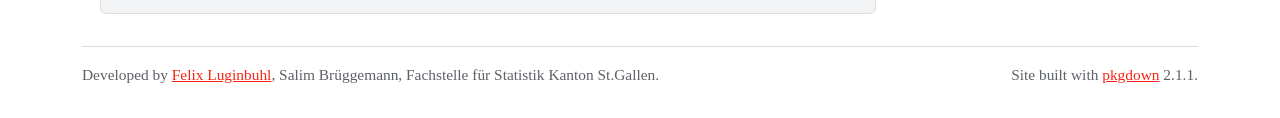
<file: reference/bfs_muni_correspondances.html>
<!DOCTYPE html>
<!-- Generated by pkgdown: do not edit by hand --><html lang="en"><head><meta http-equiv="Content-Type" content="text/html; charset=UTF-8"><meta charset="utf-8"><meta http-equiv="X-UA-Compatible" content="IE=edge"><meta name="viewport" content="width=device-width, initial-scale=1, shrink-to-fit=no"><title>Get municipalities correspondances — bfs_muni_correspondances • BFS.muni</title><script src="../deps/jquery-3.6.0/jquery-3.6.0.min.js"></script><meta name="viewport" content="width=device-width, initial-scale=1, shrink-to-fit=no"><link href="../deps/bootstrap-5.3.1/bootstrap.min.css" rel="stylesheet"><script src="../deps/bootstrap-5.3.1/bootstrap.bundle.min.js"></script><link href="../deps/font-awesome-6.4.2/css/all.min.css" rel="stylesheet"><link href="../deps/font-awesome-6.4.2/css/v4-shims.min.css" rel="stylesheet"><script src="../deps/headroom-0.11.0/headroom.min.js"></script><script src="../deps/headroom-0.11.0/jQuery.headroom.min.js"></script><script src="../deps/bootstrap-toc-1.0.1/bootstrap-toc.min.js"></script><script src="../deps/clipboard.js-2.0.11/clipboard.min.js"></script><script src="../deps/search-1.0.0/autocomplete.jquery.min.js"></script><script src="../deps/search-1.0.0/fuse.min.js"></script><script src="../deps/search-1.0.0/mark.min.js"></script><!-- pkgdown --><script src="../pkgdown.js"></script><meta property="og:title" content="Get municipalities correspondances — bfs_muni_correspondances"><meta name="description" content="the correspondences indicate for each municipality existing at the
start_period time, which is/are the corresponding municipality(ies) at the
end_period time."><meta property="og:description" content="the correspondences indicate for each municipality existing at the
start_period time, which is/are the corresponding municipality(ies) at the
end_period time."><meta property="og:image" content="http://swissstatsr.org/BFS.muni/logo.png"></head><body>
    <a href="#main" class="visually-hidden-focusable">Skip to contents</a>


    <nav class="navbar navbar-expand-lg fixed-top bg-light" data-bs-theme="light" aria-label="Site navigation"><div class="container">

    <a class="navbar-brand me-2" href="../index.html">BFS.muni</a>

    <small class="nav-text text-muted me-auto" data-bs-toggle="tooltip" data-bs-placement="bottom" title="">0.0.2</small>


    <button class="navbar-toggler" type="button" data-bs-toggle="collapse" data-bs-target="#navbar" aria-controls="navbar" aria-expanded="false" aria-label="Toggle navigation">
      <span class="navbar-toggler-icon"></span>
    </button>

    <div id="navbar" class="collapse navbar-collapse ms-3">
      <ul class="navbar-nav me-auto"><li class="active nav-item"><a class="nav-link" href="../reference/index.html">Reference</a></li>
      </ul><ul class="navbar-nav"><li class="nav-item"><form class="form-inline" role="search">
 <input class="form-control" type="search" name="search-input" id="search-input" autocomplete="off" aria-label="Search site" placeholder="Search for" data-search-index="../search.json"></form></li>
<li class="nav-item"><a class="external-link nav-link" href="https://github.com/swissstatsr/BFS.muni/" aria-label="GitHub"><span class="fa fab fa-github fa-lg"></span></a></li>
      </ul></div>


  </div>
</nav><div class="container template-reference-topic">
<div class="row">
  <main id="main" class="col-md-9"><div class="page-header">
      <img src="../logo.png" class="logo" alt=""><h1>Get municipalities correspondances</h1>
      <small class="dont-index">Source: <a href="https://github.com/swissstatsr/BFS.muni/blob/main/R/bfs_muni_correspondances.R" class="external-link"><code>R/bfs_muni_correspondances.R</code></a></small>
      <div class="d-none name"><code>bfs_muni_correspondances.Rd</code></div>
    </div>

    <div class="ref-description section level2">
    <p>the correspondences indicate for each municipality existing at the
<code>start_period</code> time, which is/are the corresponding municipality(ies) at the
<code>end_period</code> time.</p>
    </div>

    <div class="section level2">
    <h2 id="ref-usage">Usage<a class="anchor" aria-label="anchor" href="#ref-usage"></a></h2>
    <div class="sourceCode"><pre class="sourceCode r"><code><span><span class="fu">bfs_muni_correspondances</span><span class="op">(</span></span>
<span>  start_period <span class="op">=</span> <span class="fu"><a href="https://rdrr.io/r/base/Sys.time.html" class="external-link">Sys.Date</a></span><span class="op">(</span><span class="op">)</span>,</span>
<span>  end_period <span class="op">=</span> <span class="fu"><a href="https://rdrr.io/r/base/Sys.time.html" class="external-link">Sys.Date</a></span><span class="op">(</span><span class="op">)</span>,</span>
<span>  include_unmodified <span class="op">=</span> <span class="cn">NULL</span>,</span>
<span>  include_territory_exchange <span class="op">=</span> <span class="cn">NULL</span>,</span>
<span>  escape_chars <span class="op">=</span> <span class="cn">NULL</span>,</span>
<span>  name_repair <span class="op">=</span> <span class="st">"unique"</span></span>
<span><span class="op">)</span></span></code></pre></div>
    </div>

    <div class="section level2">
    <h2 id="arguments">Arguments<a class="anchor" aria-label="anchor" href="#arguments"></a></h2>


<dl><dt id="arg-start-period">start_period<a class="anchor" aria-label="anchor" href="#arg-start-period"></a></dt>
<dd><p>Start of requested period</p></dd>


<dt id="arg-end-period">end_period<a class="anchor" aria-label="anchor" href="#arg-end-period"></a></dt>
<dd><p>End of requested period</p></dd>


<dt id="arg-include-unmodified">include_unmodified<a class="anchor" aria-label="anchor" href="#arg-include-unmodified"></a></dt>
<dd><p>Include municipalities that have not undergone any changes</p></dd>


<dt id="arg-include-territory-exchange">include_territory_exchange<a class="anchor" aria-label="anchor" href="#arg-include-territory-exchange"></a></dt>
<dd><p>Include/exclude records that only concern
territory changes.</p></dd>


<dt id="arg-escape-chars">escape_chars<a class="anchor" aria-label="anchor" href="#arg-escape-chars"></a></dt>
<dd><p>Defines forbidden characters in the response and their
respective escape characters. For example, with the value "/( ).(_)",
all slashes in the response will be replaced with a space while periods are
replaced with underscore.</p></dd>


<dt id="arg-name-repair">name_repair<a class="anchor" aria-label="anchor" href="#arg-name-repair"></a></dt>
<dd><p><code><a href="https://readr.tidyverse.org/reference/read_delim.html" class="external-link">read_csv</a></code> is used internally and
ensures column names are "unique" using the "name_repeir" argument.</p></dd>

</dl></div>
    <div class="section level2">
    <h2 id="value">Value<a class="anchor" aria-label="anchor" href="#value"></a></h2>
    <p>a data.frame/tibble</p>
    </div>

    <div class="section level2">
    <h2 id="ref-examples">Examples<a class="anchor" aria-label="anchor" href="#ref-examples"></a></h2>
    <div class="sourceCode"><pre class="sourceCode r"><code><span class="r-in"><span><span class="co"># \donttest{</span></span></span>
<span class="r-in"><span><span class="fu">bfs_muni_correspondances</span><span class="op">(</span>start_period <span class="op">=</span> <span class="st">"2024-01-01"</span>, end_period <span class="op">=</span> <span class="st">"2024-08-01"</span><span class="op">)</span></span></span>
<span class="r-out co"><span class="r-pr">#&gt;</span> <span style="color: #949494;"># A tibble: 4 × 12</span></span>
<span class="r-out co"><span class="r-pr">#&gt;</span>   InitialHistoricalCode InitialCode InitialName InitialParentHistoricalCode</span>
<span class="r-out co"><span class="r-pr">#&gt;</span>                   <span style="color: #949494; font-style: italic;">&lt;dbl&gt;</span>       <span style="color: #949494; font-style: italic;">&lt;dbl&gt;</span> <span style="color: #949494; font-style: italic;">&lt;chr&gt;</span>                             <span style="color: #949494; font-style: italic;">&lt;dbl&gt;</span></span>
<span class="r-out co"><span class="r-pr">#&gt;</span> <span style="color: #BCBCBC;">1</span>                 <span style="text-decoration: underline;">12</span>547          64 Nürensdorf                        <span style="text-decoration: underline;">10</span>081</span>
<span class="r-out co"><span class="r-pr">#&gt;</span> <span style="color: #BCBCBC;">2</span>                 <span style="text-decoration: underline;">12</span>547          64 Nürensdorf                        <span style="text-decoration: underline;">10</span>081</span>
<span class="r-out co"><span class="r-pr">#&gt;</span> <span style="color: #BCBCBC;">3</span>                 <span style="text-decoration: underline;">12</span>673          62 Kloten                            <span style="text-decoration: underline;">10</span>081</span>
<span class="r-out co"><span class="r-pr">#&gt;</span> <span style="color: #BCBCBC;">4</span>                 <span style="text-decoration: underline;">12</span>673          62 Kloten                            <span style="text-decoration: underline;">10</span>081</span>
<span class="r-out co"><span class="r-pr">#&gt;</span> <span style="color: #949494;"># ℹ 8 more variables: InitialParentName &lt;chr&gt;, InitialStep &lt;dbl&gt;,</span></span>
<span class="r-out co"><span class="r-pr">#&gt;</span> <span style="color: #949494;">#   TerminalHistoricalCode &lt;dbl&gt;, TerminalCode &lt;dbl&gt;, TerminalName &lt;chr&gt;,</span></span>
<span class="r-out co"><span class="r-pr">#&gt;</span> <span style="color: #949494;">#   TerminalParentHistoricalCode &lt;dbl&gt;, TerminalParentName &lt;chr&gt;,</span></span>
<span class="r-out co"><span class="r-pr">#&gt;</span> <span style="color: #949494;">#   TerminalStep &lt;dbl&gt;</span></span>
<span class="r-in"><span><span class="co"># }</span></span></span>
<span class="r-in"><span></span></span>
</code></pre></div>
    </div>
  </main><aside class="col-md-3"><nav id="toc" aria-label="Table of contents"><h2>On this page</h2>
    </nav></aside></div>


    <footer><div class="pkgdown-footer-left">
  <p>Developed by <a href="https://felixluginbuhl.com" class="external-link">Felix Luginbuhl</a>, Salim Brüggemann, Fachstelle für Statistik Kanton St.Gallen.</p>
</div>

<div class="pkgdown-footer-right">
  <p>Site built with <a href="https://pkgdown.r-lib.org/" class="external-link">pkgdown</a> 2.1.1.</p>
</div>

    </footer></div>





  </body></html>
</file>
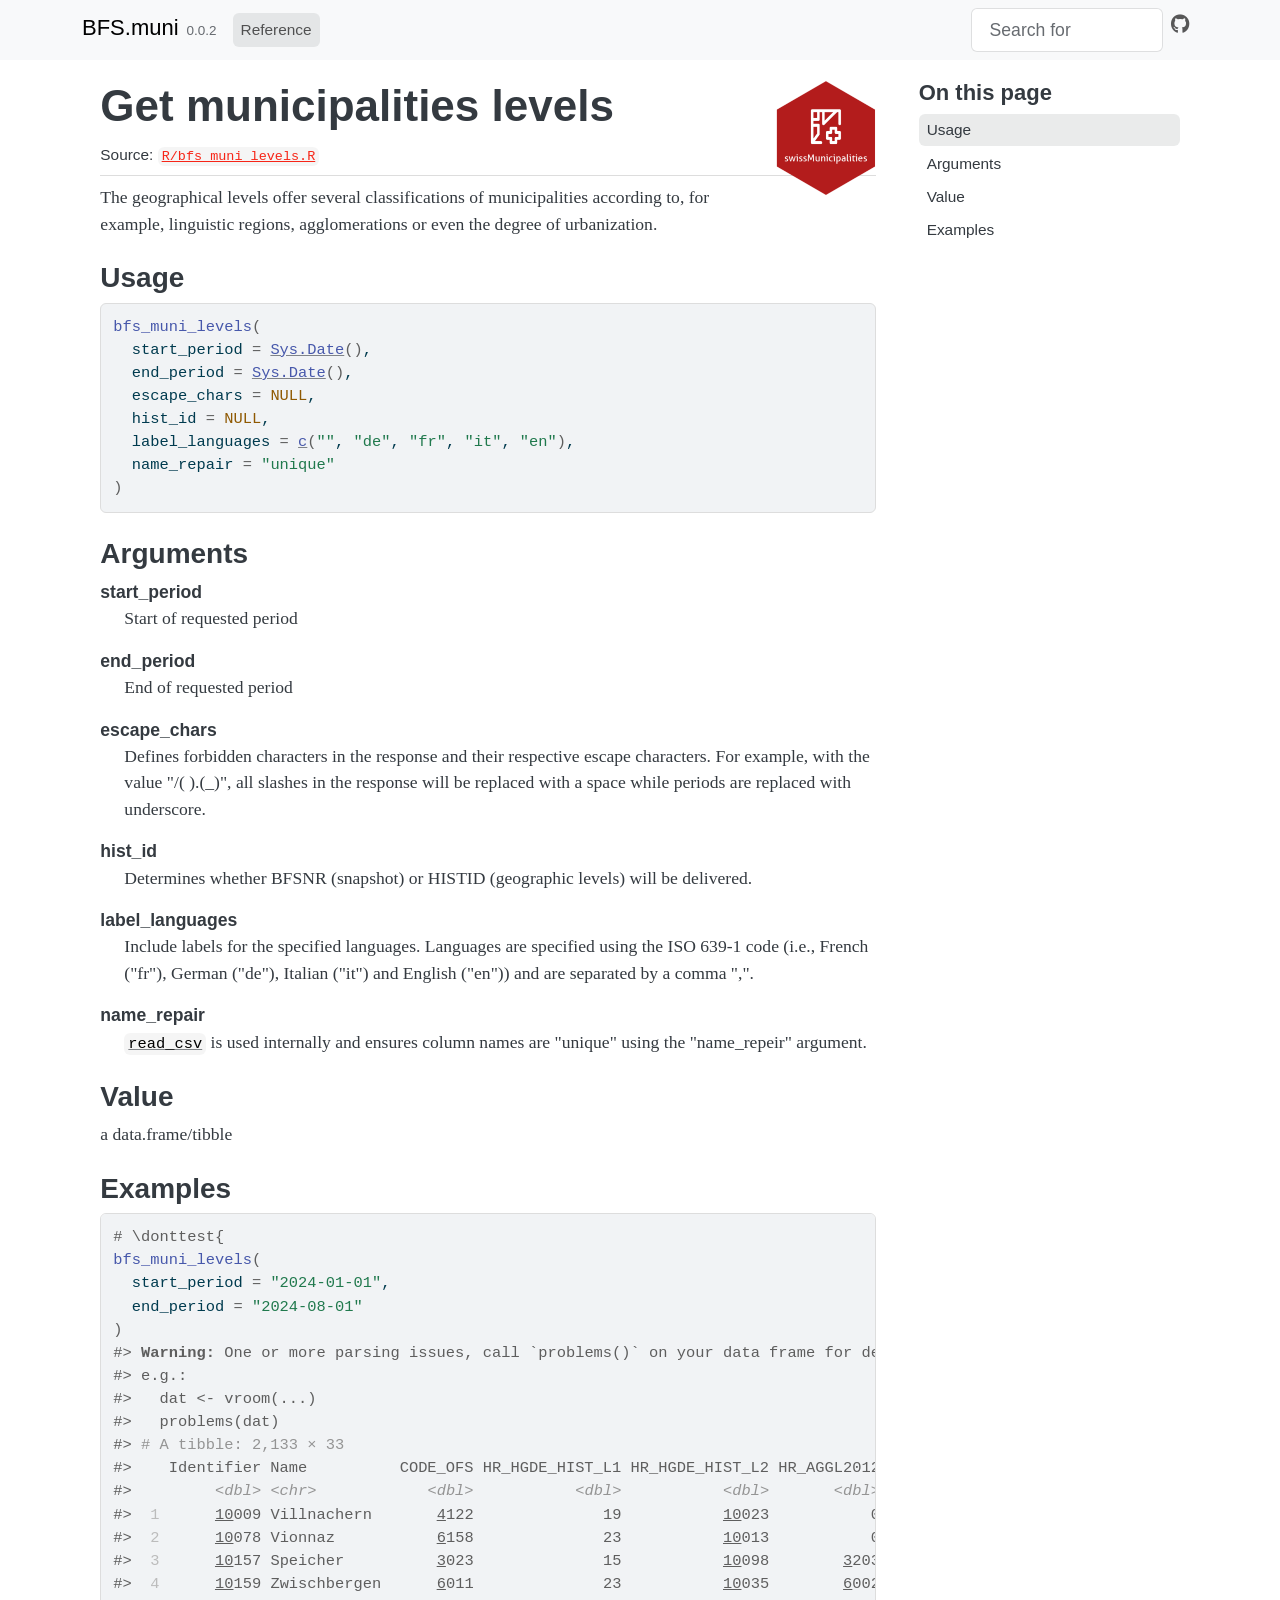
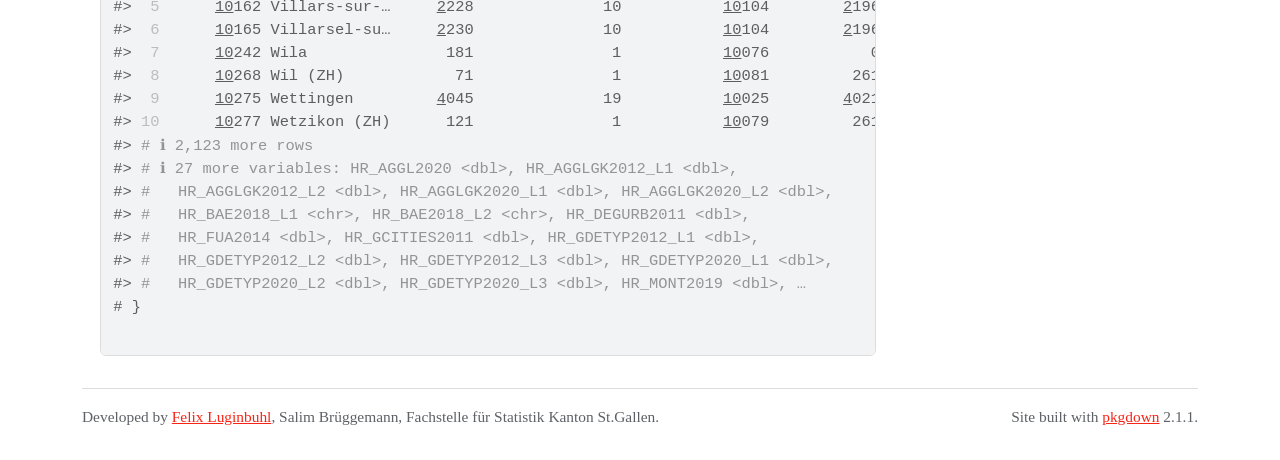
<file: reference/bfs_muni_levels.html>
<!DOCTYPE html>
<!-- Generated by pkgdown: do not edit by hand --><html lang="en"><head><meta http-equiv="Content-Type" content="text/html; charset=UTF-8"><meta charset="utf-8"><meta http-equiv="X-UA-Compatible" content="IE=edge"><meta name="viewport" content="width=device-width, initial-scale=1, shrink-to-fit=no"><title>Get municipalities levels — bfs_muni_levels • BFS.muni</title><script src="../deps/jquery-3.6.0/jquery-3.6.0.min.js"></script><meta name="viewport" content="width=device-width, initial-scale=1, shrink-to-fit=no"><link href="../deps/bootstrap-5.3.1/bootstrap.min.css" rel="stylesheet"><script src="../deps/bootstrap-5.3.1/bootstrap.bundle.min.js"></script><link href="../deps/font-awesome-6.4.2/css/all.min.css" rel="stylesheet"><link href="../deps/font-awesome-6.4.2/css/v4-shims.min.css" rel="stylesheet"><script src="../deps/headroom-0.11.0/headroom.min.js"></script><script src="../deps/headroom-0.11.0/jQuery.headroom.min.js"></script><script src="../deps/bootstrap-toc-1.0.1/bootstrap-toc.min.js"></script><script src="../deps/clipboard.js-2.0.11/clipboard.min.js"></script><script src="../deps/search-1.0.0/autocomplete.jquery.min.js"></script><script src="../deps/search-1.0.0/fuse.min.js"></script><script src="../deps/search-1.0.0/mark.min.js"></script><!-- pkgdown --><script src="../pkgdown.js"></script><meta property="og:title" content="Get municipalities levels — bfs_muni_levels"><meta name="description" content="The geographical levels offer several classifications of municipalities
according to, for example, linguistic regions, agglomerations or even the
degree of urbanization."><meta property="og:description" content="The geographical levels offer several classifications of municipalities
according to, for example, linguistic regions, agglomerations or even the
degree of urbanization."><meta property="og:image" content="http://swissstatsr.org/BFS.muni/logo.png"></head><body>
    <a href="#main" class="visually-hidden-focusable">Skip to contents</a>


    <nav class="navbar navbar-expand-lg fixed-top bg-light" data-bs-theme="light" aria-label="Site navigation"><div class="container">

    <a class="navbar-brand me-2" href="../index.html">BFS.muni</a>

    <small class="nav-text text-muted me-auto" data-bs-toggle="tooltip" data-bs-placement="bottom" title="">0.0.2</small>


    <button class="navbar-toggler" type="button" data-bs-toggle="collapse" data-bs-target="#navbar" aria-controls="navbar" aria-expanded="false" aria-label="Toggle navigation">
      <span class="navbar-toggler-icon"></span>
    </button>

    <div id="navbar" class="collapse navbar-collapse ms-3">
      <ul class="navbar-nav me-auto"><li class="active nav-item"><a class="nav-link" href="../reference/index.html">Reference</a></li>
      </ul><ul class="navbar-nav"><li class="nav-item"><form class="form-inline" role="search">
 <input class="form-control" type="search" name="search-input" id="search-input" autocomplete="off" aria-label="Search site" placeholder="Search for" data-search-index="../search.json"></form></li>
<li class="nav-item"><a class="external-link nav-link" href="https://github.com/swissstatsr/BFS.muni/" aria-label="GitHub"><span class="fa fab fa-github fa-lg"></span></a></li>
      </ul></div>


  </div>
</nav><div class="container template-reference-topic">
<div class="row">
  <main id="main" class="col-md-9"><div class="page-header">
      <img src="../logo.png" class="logo" alt=""><h1>Get municipalities levels</h1>
      <small class="dont-index">Source: <a href="https://github.com/swissstatsr/BFS.muni/blob/main/R/bfs_muni_levels.R" class="external-link"><code>R/bfs_muni_levels.R</code></a></small>
      <div class="d-none name"><code>bfs_muni_levels.Rd</code></div>
    </div>

    <div class="ref-description section level2">
    <p>The geographical levels offer several classifications of municipalities
according to, for example, linguistic regions, agglomerations or even the
degree of urbanization.</p>
    </div>

    <div class="section level2">
    <h2 id="ref-usage">Usage<a class="anchor" aria-label="anchor" href="#ref-usage"></a></h2>
    <div class="sourceCode"><pre class="sourceCode r"><code><span><span class="fu">bfs_muni_levels</span><span class="op">(</span></span>
<span>  start_period <span class="op">=</span> <span class="fu"><a href="https://rdrr.io/r/base/Sys.time.html" class="external-link">Sys.Date</a></span><span class="op">(</span><span class="op">)</span>,</span>
<span>  end_period <span class="op">=</span> <span class="fu"><a href="https://rdrr.io/r/base/Sys.time.html" class="external-link">Sys.Date</a></span><span class="op">(</span><span class="op">)</span>,</span>
<span>  escape_chars <span class="op">=</span> <span class="cn">NULL</span>,</span>
<span>  hist_id <span class="op">=</span> <span class="cn">NULL</span>,</span>
<span>  label_languages <span class="op">=</span> <span class="fu"><a href="https://rdrr.io/r/base/c.html" class="external-link">c</a></span><span class="op">(</span><span class="st">""</span>, <span class="st">"de"</span>, <span class="st">"fr"</span>, <span class="st">"it"</span>, <span class="st">"en"</span><span class="op">)</span>,</span>
<span>  name_repair <span class="op">=</span> <span class="st">"unique"</span></span>
<span><span class="op">)</span></span></code></pre></div>
    </div>

    <div class="section level2">
    <h2 id="arguments">Arguments<a class="anchor" aria-label="anchor" href="#arguments"></a></h2>


<dl><dt id="arg-start-period">start_period<a class="anchor" aria-label="anchor" href="#arg-start-period"></a></dt>
<dd><p>Start of requested period</p></dd>


<dt id="arg-end-period">end_period<a class="anchor" aria-label="anchor" href="#arg-end-period"></a></dt>
<dd><p>End of requested period</p></dd>


<dt id="arg-escape-chars">escape_chars<a class="anchor" aria-label="anchor" href="#arg-escape-chars"></a></dt>
<dd><p>Defines forbidden characters in the response and their
respective escape characters. For example, with the value "/( ).(_)",
all slashes in the response will be replaced with a space while periods are
replaced with underscore.</p></dd>


<dt id="arg-hist-id">hist_id<a class="anchor" aria-label="anchor" href="#arg-hist-id"></a></dt>
<dd><p>Determines whether BFSNR (snapshot) or HISTID
(geographic levels) will be delivered.</p></dd>


<dt id="arg-label-languages">label_languages<a class="anchor" aria-label="anchor" href="#arg-label-languages"></a></dt>
<dd><p>Include labels for the specified languages. Languages
are specified using the ISO 639-1 code (i.e., French ("fr"), German ("de"),
Italian ("it") and English ("en")) and are separated by a comma ",".</p></dd>


<dt id="arg-name-repair">name_repair<a class="anchor" aria-label="anchor" href="#arg-name-repair"></a></dt>
<dd><p><code><a href="https://readr.tidyverse.org/reference/read_delim.html" class="external-link">read_csv</a></code> is used internally and
ensures column names are "unique" using the "name_repeir" argument.</p></dd>

</dl></div>
    <div class="section level2">
    <h2 id="value">Value<a class="anchor" aria-label="anchor" href="#value"></a></h2>
    <p>a data.frame/tibble</p>
    </div>

    <div class="section level2">
    <h2 id="ref-examples">Examples<a class="anchor" aria-label="anchor" href="#ref-examples"></a></h2>
    <div class="sourceCode"><pre class="sourceCode r"><code><span class="r-in"><span><span class="co"># \donttest{</span></span></span>
<span class="r-in"><span><span class="fu">bfs_muni_levels</span><span class="op">(</span></span></span>
<span class="r-in"><span>  start_period <span class="op">=</span> <span class="st">"2024-01-01"</span>,</span></span>
<span class="r-in"><span>  end_period <span class="op">=</span> <span class="st">"2024-08-01"</span></span></span>
<span class="r-in"><span><span class="op">)</span></span></span>
<span class="r-wrn co"><span class="r-pr">#&gt;</span> <span class="warning">Warning: </span>One or more parsing issues, call `problems()` on your data frame for details,</span>
<span class="r-wrn co"><span class="r-pr">#&gt;</span> e.g.:</span>
<span class="r-wrn co"><span class="r-pr">#&gt;</span>   dat &lt;- vroom(...)</span>
<span class="r-wrn co"><span class="r-pr">#&gt;</span>   problems(dat)</span>
<span class="r-out co"><span class="r-pr">#&gt;</span> <span style="color: #949494;"># A tibble: 2,133 × 33</span></span>
<span class="r-out co"><span class="r-pr">#&gt;</span>    Identifier Name          CODE_OFS HR_HGDE_HIST_L1 HR_HGDE_HIST_L2 HR_AGGL2012</span>
<span class="r-out co"><span class="r-pr">#&gt;</span>         <span style="color: #949494; font-style: italic;">&lt;dbl&gt;</span> <span style="color: #949494; font-style: italic;">&lt;chr&gt;</span>            <span style="color: #949494; font-style: italic;">&lt;dbl&gt;</span>           <span style="color: #949494; font-style: italic;">&lt;dbl&gt;</span>           <span style="color: #949494; font-style: italic;">&lt;dbl&gt;</span>       <span style="color: #949494; font-style: italic;">&lt;dbl&gt;</span></span>
<span class="r-out co"><span class="r-pr">#&gt;</span> <span style="color: #BCBCBC;"> 1</span>      <span style="text-decoration: underline;">10</span>009 Villnachern       <span style="text-decoration: underline;">4</span>122              19           <span style="text-decoration: underline;">10</span>023           0</span>
<span class="r-out co"><span class="r-pr">#&gt;</span> <span style="color: #BCBCBC;"> 2</span>      <span style="text-decoration: underline;">10</span>078 Vionnaz           <span style="text-decoration: underline;">6</span>158              23           <span style="text-decoration: underline;">10</span>013           0</span>
<span class="r-out co"><span class="r-pr">#&gt;</span> <span style="color: #BCBCBC;"> 3</span>      <span style="text-decoration: underline;">10</span>157 Speicher          <span style="text-decoration: underline;">3</span>023              15           <span style="text-decoration: underline;">10</span>098        <span style="text-decoration: underline;">3</span>203</span>
<span class="r-out co"><span class="r-pr">#&gt;</span> <span style="color: #BCBCBC;"> 4</span>      <span style="text-decoration: underline;">10</span>159 Zwischbergen      <span style="text-decoration: underline;">6</span>011              23           <span style="text-decoration: underline;">10</span>035        <span style="text-decoration: underline;">6</span>002</span>
<span class="r-out co"><span class="r-pr">#&gt;</span> <span style="color: #BCBCBC;"> 5</span>      <span style="text-decoration: underline;">10</span>162 Villars-sur-…     <span style="text-decoration: underline;">2</span>228              10           <span style="text-decoration: underline;">10</span>104        <span style="text-decoration: underline;">2</span>196</span>
<span class="r-out co"><span class="r-pr">#&gt;</span> <span style="color: #BCBCBC;"> 6</span>      <span style="text-decoration: underline;">10</span>165 Villarsel-su…     <span style="text-decoration: underline;">2</span>230              10           <span style="text-decoration: underline;">10</span>104        <span style="text-decoration: underline;">2</span>196</span>
<span class="r-out co"><span class="r-pr">#&gt;</span> <span style="color: #BCBCBC;"> 7</span>      <span style="text-decoration: underline;">10</span>242 Wila               181               1           <span style="text-decoration: underline;">10</span>076           0</span>
<span class="r-out co"><span class="r-pr">#&gt;</span> <span style="color: #BCBCBC;"> 8</span>      <span style="text-decoration: underline;">10</span>268 Wil (ZH)            71               1           <span style="text-decoration: underline;">10</span>081         261</span>
<span class="r-out co"><span class="r-pr">#&gt;</span> <span style="color: #BCBCBC;"> 9</span>      <span style="text-decoration: underline;">10</span>275 Wettingen         <span style="text-decoration: underline;">4</span>045              19           <span style="text-decoration: underline;">10</span>025        <span style="text-decoration: underline;">4</span>021</span>
<span class="r-out co"><span class="r-pr">#&gt;</span> <span style="color: #BCBCBC;">10</span>      <span style="text-decoration: underline;">10</span>277 Wetzikon (ZH)      121               1           <span style="text-decoration: underline;">10</span>079         261</span>
<span class="r-out co"><span class="r-pr">#&gt;</span> <span style="color: #949494;"># ℹ 2,123 more rows</span></span>
<span class="r-out co"><span class="r-pr">#&gt;</span> <span style="color: #949494;"># ℹ 27 more variables: HR_AGGL2020 &lt;dbl&gt;, HR_AGGLGK2012_L1 &lt;dbl&gt;,</span></span>
<span class="r-out co"><span class="r-pr">#&gt;</span> <span style="color: #949494;">#   HR_AGGLGK2012_L2 &lt;dbl&gt;, HR_AGGLGK2020_L1 &lt;dbl&gt;, HR_AGGLGK2020_L2 &lt;dbl&gt;,</span></span>
<span class="r-out co"><span class="r-pr">#&gt;</span> <span style="color: #949494;">#   HR_BAE2018_L1 &lt;chr&gt;, HR_BAE2018_L2 &lt;chr&gt;, HR_DEGURB2011 &lt;dbl&gt;,</span></span>
<span class="r-out co"><span class="r-pr">#&gt;</span> <span style="color: #949494;">#   HR_FUA2014 &lt;dbl&gt;, HR_GCITIES2011 &lt;dbl&gt;, HR_GDETYP2012_L1 &lt;dbl&gt;,</span></span>
<span class="r-out co"><span class="r-pr">#&gt;</span> <span style="color: #949494;">#   HR_GDETYP2012_L2 &lt;dbl&gt;, HR_GDETYP2012_L3 &lt;dbl&gt;, HR_GDETYP2020_L1 &lt;dbl&gt;,</span></span>
<span class="r-out co"><span class="r-pr">#&gt;</span> <span style="color: #949494;">#   HR_GDETYP2020_L2 &lt;dbl&gt;, HR_GDETYP2020_L3 &lt;dbl&gt;, HR_MONT2019 &lt;dbl&gt;, …</span></span>
<span class="r-in"><span><span class="co"># }</span></span></span>
<span class="r-in"><span></span></span>
</code></pre></div>
    </div>
  </main><aside class="col-md-3"><nav id="toc" aria-label="Table of contents"><h2>On this page</h2>
    </nav></aside></div>


    <footer><div class="pkgdown-footer-left">
  <p>Developed by <a href="https://felixluginbuhl.com" class="external-link">Felix Luginbuhl</a>, Salim Brüggemann, Fachstelle für Statistik Kanton St.Gallen.</p>
</div>

<div class="pkgdown-footer-right">
  <p>Site built with <a href="https://pkgdown.r-lib.org/" class="external-link">pkgdown</a> 2.1.1.</p>
</div>

    </footer></div>





  </body></html>
</file>
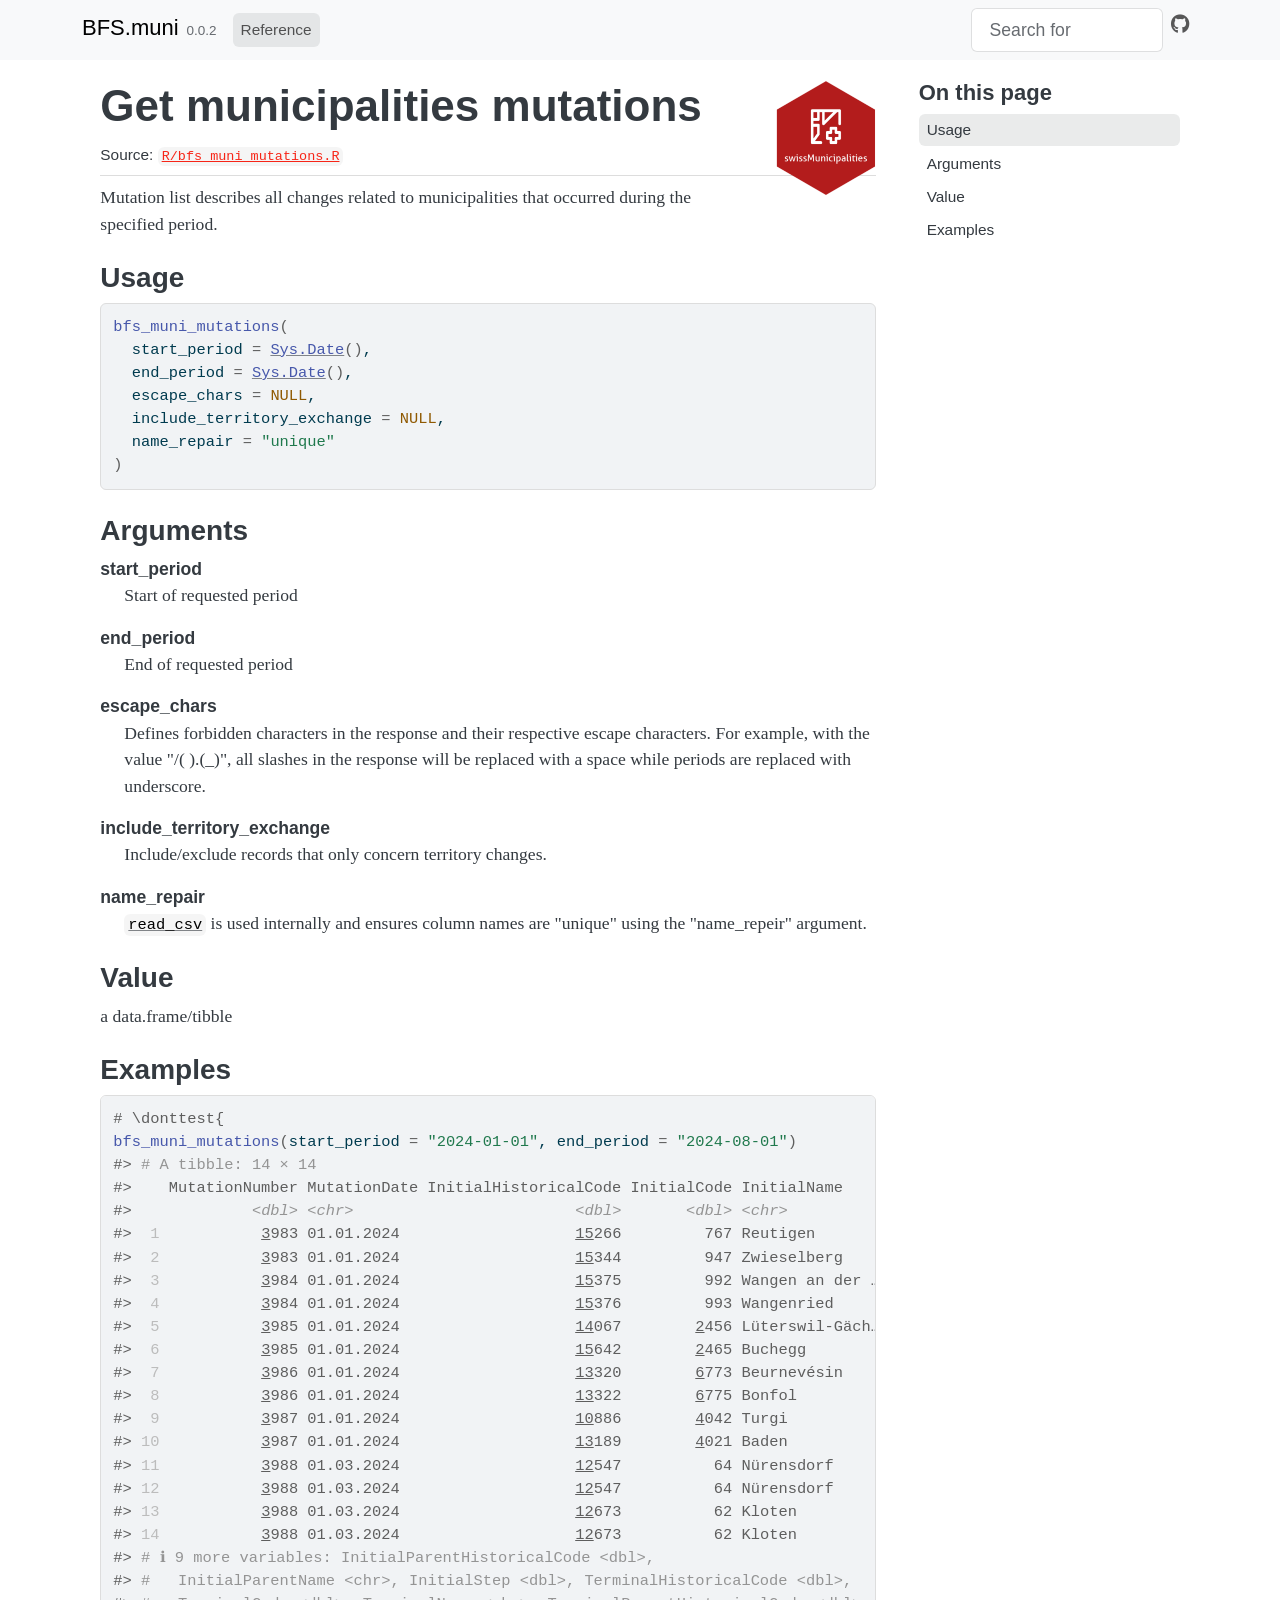
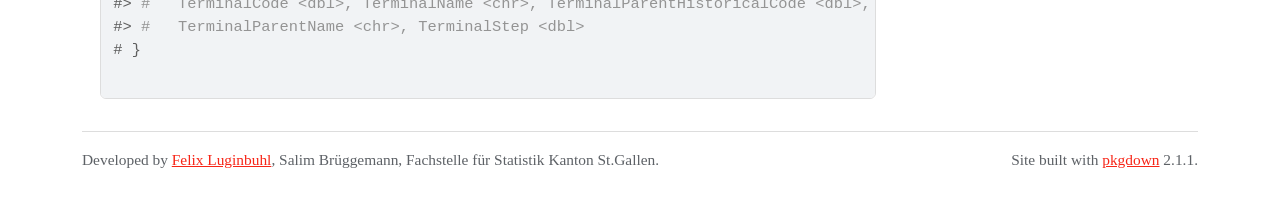
<file: reference/bfs_muni_mutations.html>
<!DOCTYPE html>
<!-- Generated by pkgdown: do not edit by hand --><html lang="en"><head><meta http-equiv="Content-Type" content="text/html; charset=UTF-8"><meta charset="utf-8"><meta http-equiv="X-UA-Compatible" content="IE=edge"><meta name="viewport" content="width=device-width, initial-scale=1, shrink-to-fit=no"><title>Get municipalities mutations — bfs_muni_mutations • BFS.muni</title><script src="../deps/jquery-3.6.0/jquery-3.6.0.min.js"></script><meta name="viewport" content="width=device-width, initial-scale=1, shrink-to-fit=no"><link href="../deps/bootstrap-5.3.1/bootstrap.min.css" rel="stylesheet"><script src="../deps/bootstrap-5.3.1/bootstrap.bundle.min.js"></script><link href="../deps/font-awesome-6.4.2/css/all.min.css" rel="stylesheet"><link href="../deps/font-awesome-6.4.2/css/v4-shims.min.css" rel="stylesheet"><script src="../deps/headroom-0.11.0/headroom.min.js"></script><script src="../deps/headroom-0.11.0/jQuery.headroom.min.js"></script><script src="../deps/bootstrap-toc-1.0.1/bootstrap-toc.min.js"></script><script src="../deps/clipboard.js-2.0.11/clipboard.min.js"></script><script src="../deps/search-1.0.0/autocomplete.jquery.min.js"></script><script src="../deps/search-1.0.0/fuse.min.js"></script><script src="../deps/search-1.0.0/mark.min.js"></script><!-- pkgdown --><script src="../pkgdown.js"></script><meta property="og:title" content="Get municipalities mutations — bfs_muni_mutations"><meta name="description" content="Mutation list describes all changes related to municipalities that occurred
during the specified period."><meta property="og:description" content="Mutation list describes all changes related to municipalities that occurred
during the specified period."><meta property="og:image" content="http://swissstatsr.org/BFS.muni/logo.png"></head><body>
    <a href="#main" class="visually-hidden-focusable">Skip to contents</a>


    <nav class="navbar navbar-expand-lg fixed-top bg-light" data-bs-theme="light" aria-label="Site navigation"><div class="container">

    <a class="navbar-brand me-2" href="../index.html">BFS.muni</a>

    <small class="nav-text text-muted me-auto" data-bs-toggle="tooltip" data-bs-placement="bottom" title="">0.0.2</small>


    <button class="navbar-toggler" type="button" data-bs-toggle="collapse" data-bs-target="#navbar" aria-controls="navbar" aria-expanded="false" aria-label="Toggle navigation">
      <span class="navbar-toggler-icon"></span>
    </button>

    <div id="navbar" class="collapse navbar-collapse ms-3">
      <ul class="navbar-nav me-auto"><li class="active nav-item"><a class="nav-link" href="../reference/index.html">Reference</a></li>
      </ul><ul class="navbar-nav"><li class="nav-item"><form class="form-inline" role="search">
 <input class="form-control" type="search" name="search-input" id="search-input" autocomplete="off" aria-label="Search site" placeholder="Search for" data-search-index="../search.json"></form></li>
<li class="nav-item"><a class="external-link nav-link" href="https://github.com/swissstatsr/BFS.muni/" aria-label="GitHub"><span class="fa fab fa-github fa-lg"></span></a></li>
      </ul></div>


  </div>
</nav><div class="container template-reference-topic">
<div class="row">
  <main id="main" class="col-md-9"><div class="page-header">
      <img src="../logo.png" class="logo" alt=""><h1>Get municipalities mutations</h1>
      <small class="dont-index">Source: <a href="https://github.com/swissstatsr/BFS.muni/blob/main/R/bfs_muni_mutations.R" class="external-link"><code>R/bfs_muni_mutations.R</code></a></small>
      <div class="d-none name"><code>bfs_muni_mutations.Rd</code></div>
    </div>

    <div class="ref-description section level2">
    <p>Mutation list describes all changes related to municipalities that occurred
during the specified period.</p>
    </div>

    <div class="section level2">
    <h2 id="ref-usage">Usage<a class="anchor" aria-label="anchor" href="#ref-usage"></a></h2>
    <div class="sourceCode"><pre class="sourceCode r"><code><span><span class="fu">bfs_muni_mutations</span><span class="op">(</span></span>
<span>  start_period <span class="op">=</span> <span class="fu"><a href="https://rdrr.io/r/base/Sys.time.html" class="external-link">Sys.Date</a></span><span class="op">(</span><span class="op">)</span>,</span>
<span>  end_period <span class="op">=</span> <span class="fu"><a href="https://rdrr.io/r/base/Sys.time.html" class="external-link">Sys.Date</a></span><span class="op">(</span><span class="op">)</span>,</span>
<span>  escape_chars <span class="op">=</span> <span class="cn">NULL</span>,</span>
<span>  include_territory_exchange <span class="op">=</span> <span class="cn">NULL</span>,</span>
<span>  name_repair <span class="op">=</span> <span class="st">"unique"</span></span>
<span><span class="op">)</span></span></code></pre></div>
    </div>

    <div class="section level2">
    <h2 id="arguments">Arguments<a class="anchor" aria-label="anchor" href="#arguments"></a></h2>


<dl><dt id="arg-start-period">start_period<a class="anchor" aria-label="anchor" href="#arg-start-period"></a></dt>
<dd><p>Start of requested period</p></dd>


<dt id="arg-end-period">end_period<a class="anchor" aria-label="anchor" href="#arg-end-period"></a></dt>
<dd><p>End of requested period</p></dd>


<dt id="arg-escape-chars">escape_chars<a class="anchor" aria-label="anchor" href="#arg-escape-chars"></a></dt>
<dd><p>Defines forbidden characters in the response and their
respective escape characters. For example, with the value "/( ).(_)",
all slashes in the response will be replaced with a space while periods are
replaced with underscore.</p></dd>


<dt id="arg-include-territory-exchange">include_territory_exchange<a class="anchor" aria-label="anchor" href="#arg-include-territory-exchange"></a></dt>
<dd><p>Include/exclude records that only concern
territory changes.</p></dd>


<dt id="arg-name-repair">name_repair<a class="anchor" aria-label="anchor" href="#arg-name-repair"></a></dt>
<dd><p><code><a href="https://readr.tidyverse.org/reference/read_delim.html" class="external-link">read_csv</a></code> is used internally and
ensures column names are "unique" using the "name_repeir" argument.</p></dd>

</dl></div>
    <div class="section level2">
    <h2 id="value">Value<a class="anchor" aria-label="anchor" href="#value"></a></h2>
    <p>a data.frame/tibble</p>
    </div>

    <div class="section level2">
    <h2 id="ref-examples">Examples<a class="anchor" aria-label="anchor" href="#ref-examples"></a></h2>
    <div class="sourceCode"><pre class="sourceCode r"><code><span class="r-in"><span><span class="co"># \donttest{</span></span></span>
<span class="r-in"><span><span class="fu">bfs_muni_mutations</span><span class="op">(</span>start_period <span class="op">=</span> <span class="st">"2024-01-01"</span>, end_period <span class="op">=</span> <span class="st">"2024-08-01"</span><span class="op">)</span></span></span>
<span class="r-out co"><span class="r-pr">#&gt;</span> <span style="color: #949494;"># A tibble: 14 × 14</span></span>
<span class="r-out co"><span class="r-pr">#&gt;</span>    MutationNumber MutationDate InitialHistoricalCode InitialCode InitialName    </span>
<span class="r-out co"><span class="r-pr">#&gt;</span>             <span style="color: #949494; font-style: italic;">&lt;dbl&gt;</span> <span style="color: #949494; font-style: italic;">&lt;chr&gt;</span>                        <span style="color: #949494; font-style: italic;">&lt;dbl&gt;</span>       <span style="color: #949494; font-style: italic;">&lt;dbl&gt;</span> <span style="color: #949494; font-style: italic;">&lt;chr&gt;</span>          </span>
<span class="r-out co"><span class="r-pr">#&gt;</span> <span style="color: #BCBCBC;"> 1</span>           <span style="text-decoration: underline;">3</span>983 01.01.2024                   <span style="text-decoration: underline;">15</span>266         767 Reutigen       </span>
<span class="r-out co"><span class="r-pr">#&gt;</span> <span style="color: #BCBCBC;"> 2</span>           <span style="text-decoration: underline;">3</span>983 01.01.2024                   <span style="text-decoration: underline;">15</span>344         947 Zwieselberg    </span>
<span class="r-out co"><span class="r-pr">#&gt;</span> <span style="color: #BCBCBC;"> 3</span>           <span style="text-decoration: underline;">3</span>984 01.01.2024                   <span style="text-decoration: underline;">15</span>375         992 Wangen an der …</span>
<span class="r-out co"><span class="r-pr">#&gt;</span> <span style="color: #BCBCBC;"> 4</span>           <span style="text-decoration: underline;">3</span>984 01.01.2024                   <span style="text-decoration: underline;">15</span>376         993 Wangenried     </span>
<span class="r-out co"><span class="r-pr">#&gt;</span> <span style="color: #BCBCBC;"> 5</span>           <span style="text-decoration: underline;">3</span>985 01.01.2024                   <span style="text-decoration: underline;">14</span>067        <span style="text-decoration: underline;">2</span>456 Lüterswil-Gäch…</span>
<span class="r-out co"><span class="r-pr">#&gt;</span> <span style="color: #BCBCBC;"> 6</span>           <span style="text-decoration: underline;">3</span>985 01.01.2024                   <span style="text-decoration: underline;">15</span>642        <span style="text-decoration: underline;">2</span>465 Buchegg        </span>
<span class="r-out co"><span class="r-pr">#&gt;</span> <span style="color: #BCBCBC;"> 7</span>           <span style="text-decoration: underline;">3</span>986 01.01.2024                   <span style="text-decoration: underline;">13</span>320        <span style="text-decoration: underline;">6</span>773 Beurnevésin    </span>
<span class="r-out co"><span class="r-pr">#&gt;</span> <span style="color: #BCBCBC;"> 8</span>           <span style="text-decoration: underline;">3</span>986 01.01.2024                   <span style="text-decoration: underline;">13</span>322        <span style="text-decoration: underline;">6</span>775 Bonfol         </span>
<span class="r-out co"><span class="r-pr">#&gt;</span> <span style="color: #BCBCBC;"> 9</span>           <span style="text-decoration: underline;">3</span>987 01.01.2024                   <span style="text-decoration: underline;">10</span>886        <span style="text-decoration: underline;">4</span>042 Turgi          </span>
<span class="r-out co"><span class="r-pr">#&gt;</span> <span style="color: #BCBCBC;">10</span>           <span style="text-decoration: underline;">3</span>987 01.01.2024                   <span style="text-decoration: underline;">13</span>189        <span style="text-decoration: underline;">4</span>021 Baden          </span>
<span class="r-out co"><span class="r-pr">#&gt;</span> <span style="color: #BCBCBC;">11</span>           <span style="text-decoration: underline;">3</span>988 01.03.2024                   <span style="text-decoration: underline;">12</span>547          64 Nürensdorf     </span>
<span class="r-out co"><span class="r-pr">#&gt;</span> <span style="color: #BCBCBC;">12</span>           <span style="text-decoration: underline;">3</span>988 01.03.2024                   <span style="text-decoration: underline;">12</span>547          64 Nürensdorf     </span>
<span class="r-out co"><span class="r-pr">#&gt;</span> <span style="color: #BCBCBC;">13</span>           <span style="text-decoration: underline;">3</span>988 01.03.2024                   <span style="text-decoration: underline;">12</span>673          62 Kloten         </span>
<span class="r-out co"><span class="r-pr">#&gt;</span> <span style="color: #BCBCBC;">14</span>           <span style="text-decoration: underline;">3</span>988 01.03.2024                   <span style="text-decoration: underline;">12</span>673          62 Kloten         </span>
<span class="r-out co"><span class="r-pr">#&gt;</span> <span style="color: #949494;"># ℹ 9 more variables: InitialParentHistoricalCode &lt;dbl&gt;,</span></span>
<span class="r-out co"><span class="r-pr">#&gt;</span> <span style="color: #949494;">#   InitialParentName &lt;chr&gt;, InitialStep &lt;dbl&gt;, TerminalHistoricalCode &lt;dbl&gt;,</span></span>
<span class="r-out co"><span class="r-pr">#&gt;</span> <span style="color: #949494;">#   TerminalCode &lt;dbl&gt;, TerminalName &lt;chr&gt;, TerminalParentHistoricalCode &lt;dbl&gt;,</span></span>
<span class="r-out co"><span class="r-pr">#&gt;</span> <span style="color: #949494;">#   TerminalParentName &lt;chr&gt;, TerminalStep &lt;dbl&gt;</span></span>
<span class="r-in"><span><span class="co"># }</span></span></span>
<span class="r-in"><span></span></span>
</code></pre></div>
    </div>
  </main><aside class="col-md-3"><nav id="toc" aria-label="Table of contents"><h2>On this page</h2>
    </nav></aside></div>


    <footer><div class="pkgdown-footer-left">
  <p>Developed by <a href="https://felixluginbuhl.com" class="external-link">Felix Luginbuhl</a>, Salim Brüggemann, Fachstelle für Statistik Kanton St.Gallen.</p>
</div>

<div class="pkgdown-footer-right">
  <p>Site built with <a href="https://pkgdown.r-lib.org/" class="external-link">pkgdown</a> 2.1.1.</p>
</div>

    </footer></div>





  </body></html>
</file>
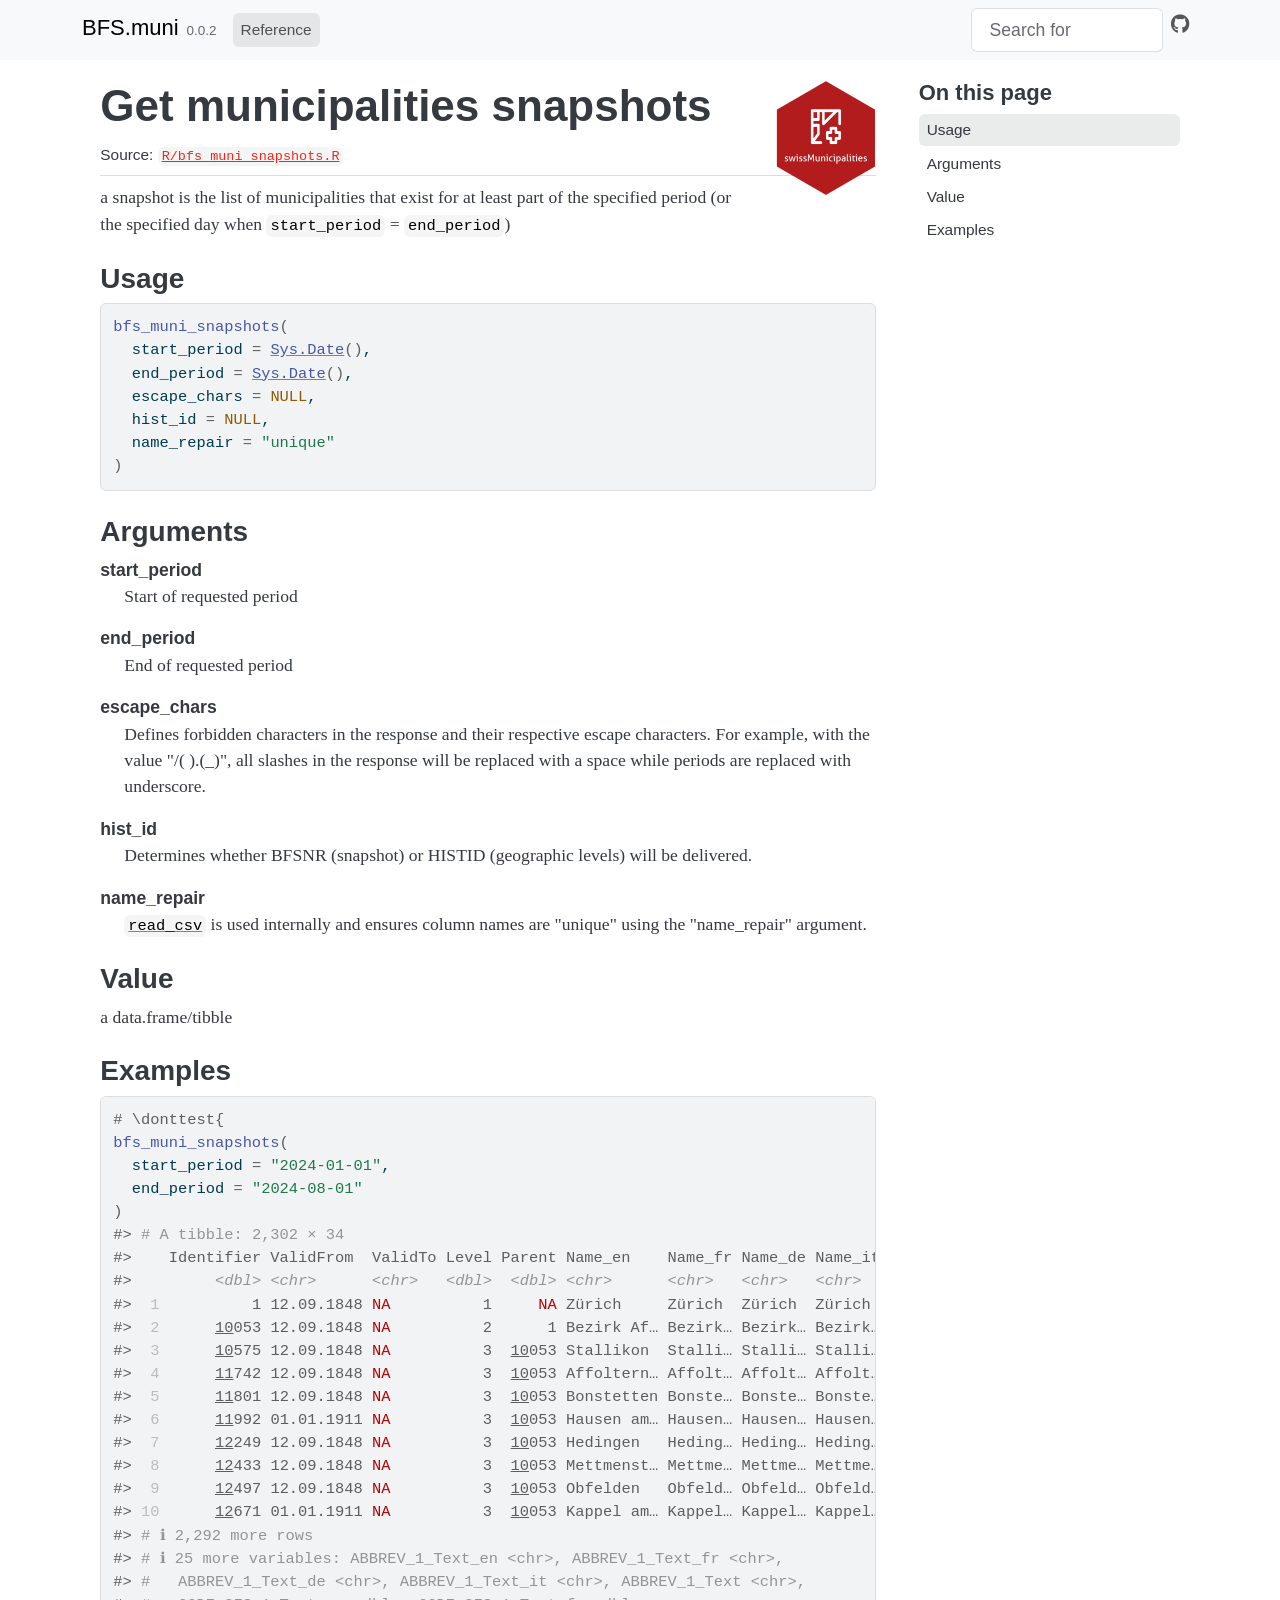
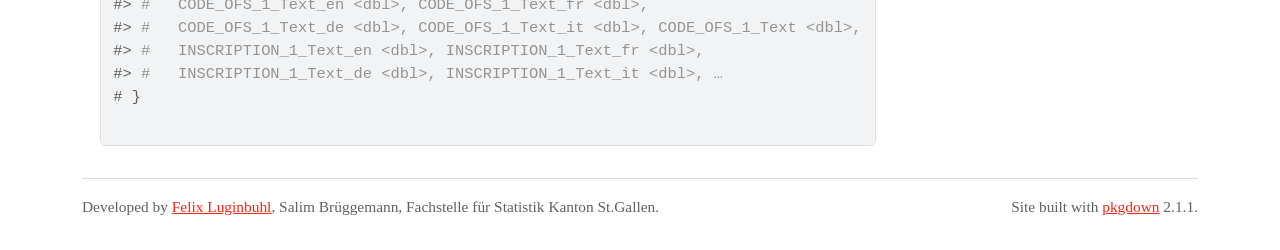
<file: reference/bfs_muni_snapshots.html>
<!DOCTYPE html>
<!-- Generated by pkgdown: do not edit by hand --><html lang="en"><head><meta http-equiv="Content-Type" content="text/html; charset=UTF-8"><meta charset="utf-8"><meta http-equiv="X-UA-Compatible" content="IE=edge"><meta name="viewport" content="width=device-width, initial-scale=1, shrink-to-fit=no"><title>Get municipalities snapshots — bfs_muni_snapshots • BFS.muni</title><script src="../deps/jquery-3.6.0/jquery-3.6.0.min.js"></script><meta name="viewport" content="width=device-width, initial-scale=1, shrink-to-fit=no"><link href="../deps/bootstrap-5.3.1/bootstrap.min.css" rel="stylesheet"><script src="../deps/bootstrap-5.3.1/bootstrap.bundle.min.js"></script><link href="../deps/font-awesome-6.4.2/css/all.min.css" rel="stylesheet"><link href="../deps/font-awesome-6.4.2/css/v4-shims.min.css" rel="stylesheet"><script src="../deps/headroom-0.11.0/headroom.min.js"></script><script src="../deps/headroom-0.11.0/jQuery.headroom.min.js"></script><script src="../deps/bootstrap-toc-1.0.1/bootstrap-toc.min.js"></script><script src="../deps/clipboard.js-2.0.11/clipboard.min.js"></script><script src="../deps/search-1.0.0/autocomplete.jquery.min.js"></script><script src="../deps/search-1.0.0/fuse.min.js"></script><script src="../deps/search-1.0.0/mark.min.js"></script><!-- pkgdown --><script src="../pkgdown.js"></script><meta property="og:title" content="Get municipalities snapshots — bfs_muni_snapshots"><meta name="description" content="a snapshot is the list of municipalities that exist for at least part of the
specified period (or the specified day when start_period = end_period)"><meta property="og:description" content="a snapshot is the list of municipalities that exist for at least part of the
specified period (or the specified day when start_period = end_period)"><meta property="og:image" content="http://swissstatsr.org/BFS.muni/logo.png"></head><body>
    <a href="#main" class="visually-hidden-focusable">Skip to contents</a>


    <nav class="navbar navbar-expand-lg fixed-top bg-light" data-bs-theme="light" aria-label="Site navigation"><div class="container">

    <a class="navbar-brand me-2" href="../index.html">BFS.muni</a>

    <small class="nav-text text-muted me-auto" data-bs-toggle="tooltip" data-bs-placement="bottom" title="">0.0.2</small>


    <button class="navbar-toggler" type="button" data-bs-toggle="collapse" data-bs-target="#navbar" aria-controls="navbar" aria-expanded="false" aria-label="Toggle navigation">
      <span class="navbar-toggler-icon"></span>
    </button>

    <div id="navbar" class="collapse navbar-collapse ms-3">
      <ul class="navbar-nav me-auto"><li class="active nav-item"><a class="nav-link" href="../reference/index.html">Reference</a></li>
      </ul><ul class="navbar-nav"><li class="nav-item"><form class="form-inline" role="search">
 <input class="form-control" type="search" name="search-input" id="search-input" autocomplete="off" aria-label="Search site" placeholder="Search for" data-search-index="../search.json"></form></li>
<li class="nav-item"><a class="external-link nav-link" href="https://github.com/swissstatsr/BFS.muni/" aria-label="GitHub"><span class="fa fab fa-github fa-lg"></span></a></li>
      </ul></div>


  </div>
</nav><div class="container template-reference-topic">
<div class="row">
  <main id="main" class="col-md-9"><div class="page-header">
      <img src="../logo.png" class="logo" alt=""><h1>Get municipalities snapshots</h1>
      <small class="dont-index">Source: <a href="https://github.com/swissstatsr/BFS.muni/blob/main/R/bfs_muni_snapshots.R" class="external-link"><code>R/bfs_muni_snapshots.R</code></a></small>
      <div class="d-none name"><code>bfs_muni_snapshots.Rd</code></div>
    </div>

    <div class="ref-description section level2">
    <p>a snapshot is the list of municipalities that exist for at least part of the
specified period (or the specified day when <code>start_period</code> = <code>end_period</code>)</p>
    </div>

    <div class="section level2">
    <h2 id="ref-usage">Usage<a class="anchor" aria-label="anchor" href="#ref-usage"></a></h2>
    <div class="sourceCode"><pre class="sourceCode r"><code><span><span class="fu">bfs_muni_snapshots</span><span class="op">(</span></span>
<span>  start_period <span class="op">=</span> <span class="fu"><a href="https://rdrr.io/r/base/Sys.time.html" class="external-link">Sys.Date</a></span><span class="op">(</span><span class="op">)</span>,</span>
<span>  end_period <span class="op">=</span> <span class="fu"><a href="https://rdrr.io/r/base/Sys.time.html" class="external-link">Sys.Date</a></span><span class="op">(</span><span class="op">)</span>,</span>
<span>  escape_chars <span class="op">=</span> <span class="cn">NULL</span>,</span>
<span>  hist_id <span class="op">=</span> <span class="cn">NULL</span>,</span>
<span>  name_repair <span class="op">=</span> <span class="st">"unique"</span></span>
<span><span class="op">)</span></span></code></pre></div>
    </div>

    <div class="section level2">
    <h2 id="arguments">Arguments<a class="anchor" aria-label="anchor" href="#arguments"></a></h2>


<dl><dt id="arg-start-period">start_period<a class="anchor" aria-label="anchor" href="#arg-start-period"></a></dt>
<dd><p>Start of requested period</p></dd>


<dt id="arg-end-period">end_period<a class="anchor" aria-label="anchor" href="#arg-end-period"></a></dt>
<dd><p>End of requested period</p></dd>


<dt id="arg-escape-chars">escape_chars<a class="anchor" aria-label="anchor" href="#arg-escape-chars"></a></dt>
<dd><p>Defines forbidden characters in the response and their
respective escape characters. For example, with the value "/( ).(_)",
all slashes in the response will be replaced with a space while periods are
replaced with underscore.</p></dd>


<dt id="arg-hist-id">hist_id<a class="anchor" aria-label="anchor" href="#arg-hist-id"></a></dt>
<dd><p>Determines whether BFSNR (snapshot) or
HISTID (geographic levels) will be delivered.</p></dd>


<dt id="arg-name-repair">name_repair<a class="anchor" aria-label="anchor" href="#arg-name-repair"></a></dt>
<dd><p><code><a href="https://readr.tidyverse.org/reference/read_delim.html" class="external-link">read_csv</a></code> is used internally and
ensures column names are "unique" using the "name_repair" argument.</p></dd>

</dl></div>
    <div class="section level2">
    <h2 id="value">Value<a class="anchor" aria-label="anchor" href="#value"></a></h2>
    <p>a data.frame/tibble</p>
    </div>

    <div class="section level2">
    <h2 id="ref-examples">Examples<a class="anchor" aria-label="anchor" href="#ref-examples"></a></h2>
    <div class="sourceCode"><pre class="sourceCode r"><code><span class="r-in"><span><span class="co"># \donttest{</span></span></span>
<span class="r-in"><span><span class="fu">bfs_muni_snapshots</span><span class="op">(</span></span></span>
<span class="r-in"><span>  start_period <span class="op">=</span> <span class="st">"2024-01-01"</span>,</span></span>
<span class="r-in"><span>  end_period <span class="op">=</span> <span class="st">"2024-08-01"</span></span></span>
<span class="r-in"><span><span class="op">)</span></span></span>
<span class="r-out co"><span class="r-pr">#&gt;</span> <span style="color: #949494;"># A tibble: 2,302 × 34</span></span>
<span class="r-out co"><span class="r-pr">#&gt;</span>    Identifier ValidFrom  ValidTo Level Parent Name_en    Name_fr Name_de Name_it</span>
<span class="r-out co"><span class="r-pr">#&gt;</span>         <span style="color: #949494; font-style: italic;">&lt;dbl&gt;</span> <span style="color: #949494; font-style: italic;">&lt;chr&gt;</span>      <span style="color: #949494; font-style: italic;">&lt;chr&gt;</span>   <span style="color: #949494; font-style: italic;">&lt;dbl&gt;</span>  <span style="color: #949494; font-style: italic;">&lt;dbl&gt;</span> <span style="color: #949494; font-style: italic;">&lt;chr&gt;</span>      <span style="color: #949494; font-style: italic;">&lt;chr&gt;</span>   <span style="color: #949494; font-style: italic;">&lt;chr&gt;</span>   <span style="color: #949494; font-style: italic;">&lt;chr&gt;</span>  </span>
<span class="r-out co"><span class="r-pr">#&gt;</span> <span style="color: #BCBCBC;"> 1</span>          1 12.09.1848 <span style="color: #BB0000;">NA</span>          1     <span style="color: #BB0000;">NA</span> Zürich     Zürich  Zürich  Zürich </span>
<span class="r-out co"><span class="r-pr">#&gt;</span> <span style="color: #BCBCBC;"> 2</span>      <span style="text-decoration: underline;">10</span>053 12.09.1848 <span style="color: #BB0000;">NA</span>          2      1 Bezirk Af… Bezirk… Bezirk… Bezirk…</span>
<span class="r-out co"><span class="r-pr">#&gt;</span> <span style="color: #BCBCBC;"> 3</span>      <span style="text-decoration: underline;">10</span>575 12.09.1848 <span style="color: #BB0000;">NA</span>          3  <span style="text-decoration: underline;">10</span>053 Stallikon  Stalli… Stalli… Stalli…</span>
<span class="r-out co"><span class="r-pr">#&gt;</span> <span style="color: #BCBCBC;"> 4</span>      <span style="text-decoration: underline;">11</span>742 12.09.1848 <span style="color: #BB0000;">NA</span>          3  <span style="text-decoration: underline;">10</span>053 Affoltern… Affolt… Affolt… Affolt…</span>
<span class="r-out co"><span class="r-pr">#&gt;</span> <span style="color: #BCBCBC;"> 5</span>      <span style="text-decoration: underline;">11</span>801 12.09.1848 <span style="color: #BB0000;">NA</span>          3  <span style="text-decoration: underline;">10</span>053 Bonstetten Bonste… Bonste… Bonste…</span>
<span class="r-out co"><span class="r-pr">#&gt;</span> <span style="color: #BCBCBC;"> 6</span>      <span style="text-decoration: underline;">11</span>992 01.01.1911 <span style="color: #BB0000;">NA</span>          3  <span style="text-decoration: underline;">10</span>053 Hausen am… Hausen… Hausen… Hausen…</span>
<span class="r-out co"><span class="r-pr">#&gt;</span> <span style="color: #BCBCBC;"> 7</span>      <span style="text-decoration: underline;">12</span>249 12.09.1848 <span style="color: #BB0000;">NA</span>          3  <span style="text-decoration: underline;">10</span>053 Hedingen   Heding… Heding… Heding…</span>
<span class="r-out co"><span class="r-pr">#&gt;</span> <span style="color: #BCBCBC;"> 8</span>      <span style="text-decoration: underline;">12</span>433 12.09.1848 <span style="color: #BB0000;">NA</span>          3  <span style="text-decoration: underline;">10</span>053 Mettmenst… Mettme… Mettme… Mettme…</span>
<span class="r-out co"><span class="r-pr">#&gt;</span> <span style="color: #BCBCBC;"> 9</span>      <span style="text-decoration: underline;">12</span>497 12.09.1848 <span style="color: #BB0000;">NA</span>          3  <span style="text-decoration: underline;">10</span>053 Obfelden   Obfeld… Obfeld… Obfeld…</span>
<span class="r-out co"><span class="r-pr">#&gt;</span> <span style="color: #BCBCBC;">10</span>      <span style="text-decoration: underline;">12</span>671 01.01.1911 <span style="color: #BB0000;">NA</span>          3  <span style="text-decoration: underline;">10</span>053 Kappel am… Kappel… Kappel… Kappel…</span>
<span class="r-out co"><span class="r-pr">#&gt;</span> <span style="color: #949494;"># ℹ 2,292 more rows</span></span>
<span class="r-out co"><span class="r-pr">#&gt;</span> <span style="color: #949494;"># ℹ 25 more variables: ABBREV_1_Text_en &lt;chr&gt;, ABBREV_1_Text_fr &lt;chr&gt;,</span></span>
<span class="r-out co"><span class="r-pr">#&gt;</span> <span style="color: #949494;">#   ABBREV_1_Text_de &lt;chr&gt;, ABBREV_1_Text_it &lt;chr&gt;, ABBREV_1_Text &lt;chr&gt;,</span></span>
<span class="r-out co"><span class="r-pr">#&gt;</span> <span style="color: #949494;">#   CODE_OFS_1_Text_en &lt;dbl&gt;, CODE_OFS_1_Text_fr &lt;dbl&gt;,</span></span>
<span class="r-out co"><span class="r-pr">#&gt;</span> <span style="color: #949494;">#   CODE_OFS_1_Text_de &lt;dbl&gt;, CODE_OFS_1_Text_it &lt;dbl&gt;, CODE_OFS_1_Text &lt;dbl&gt;,</span></span>
<span class="r-out co"><span class="r-pr">#&gt;</span> <span style="color: #949494;">#   INSCRIPTION_1_Text_en &lt;dbl&gt;, INSCRIPTION_1_Text_fr &lt;dbl&gt;,</span></span>
<span class="r-out co"><span class="r-pr">#&gt;</span> <span style="color: #949494;">#   INSCRIPTION_1_Text_de &lt;dbl&gt;, INSCRIPTION_1_Text_it &lt;dbl&gt;, …</span></span>
<span class="r-in"><span><span class="co"># }</span></span></span>
<span class="r-in"><span></span></span>
</code></pre></div>
    </div>
  </main><aside class="col-md-3"><nav id="toc" aria-label="Table of contents"><h2>On this page</h2>
    </nav></aside></div>


    <footer><div class="pkgdown-footer-left">
  <p>Developed by <a href="https://felixluginbuhl.com" class="external-link">Felix Luginbuhl</a>, Salim Brüggemann, Fachstelle für Statistik Kanton St.Gallen.</p>
</div>

<div class="pkgdown-footer-right">
  <p>Site built with <a href="https://pkgdown.r-lib.org/" class="external-link">pkgdown</a> 2.1.1.</p>
</div>

    </footer></div>





  </body></html>
</file>
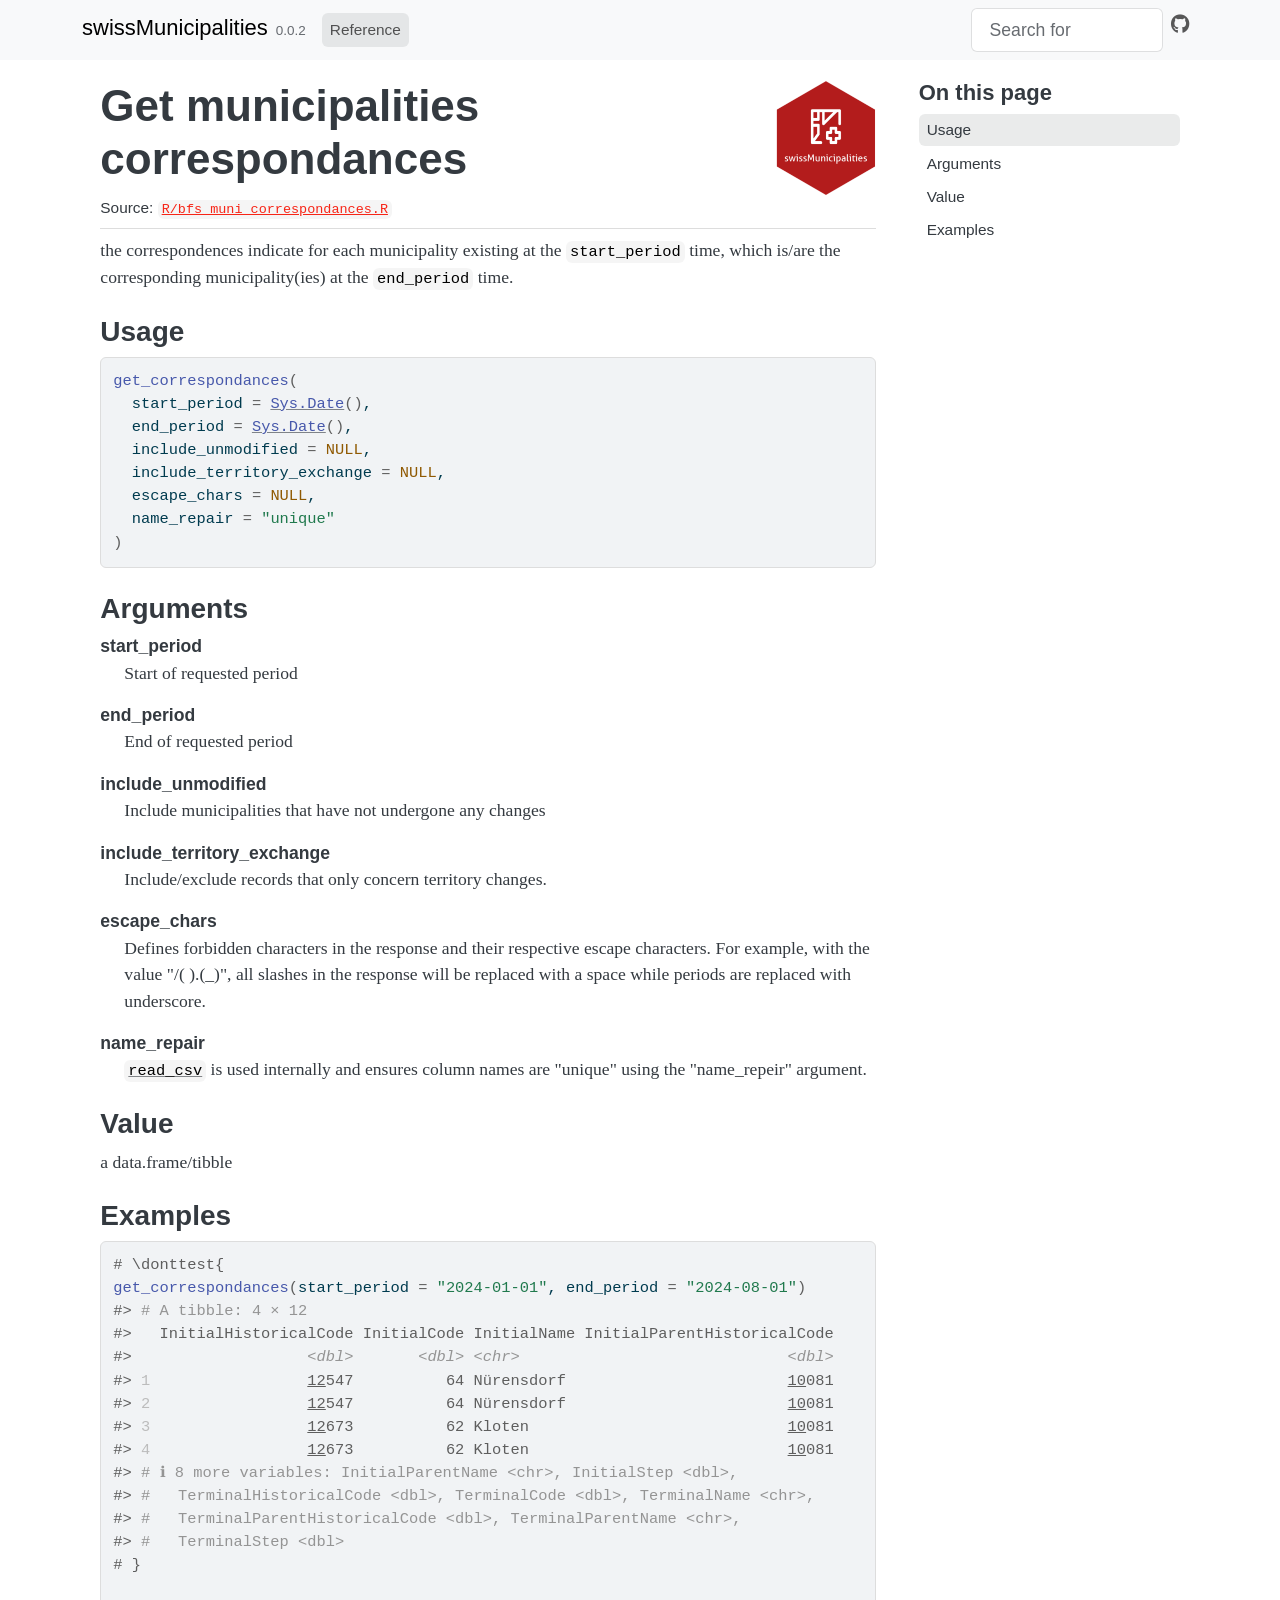
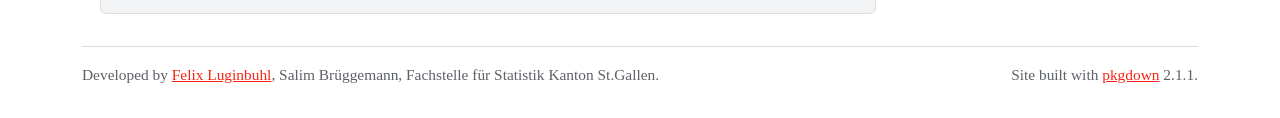
<file: reference/get_correspondances.html>
<!DOCTYPE html>
<!-- Generated by pkgdown: do not edit by hand --><html lang="en"><head><meta http-equiv="Content-Type" content="text/html; charset=UTF-8"><meta charset="utf-8"><meta http-equiv="X-UA-Compatible" content="IE=edge"><meta name="viewport" content="width=device-width, initial-scale=1, shrink-to-fit=no"><title>Get municipalities correspondances — get_correspondances • swissMunicipalities</title><script src="../deps/jquery-3.6.0/jquery-3.6.0.min.js"></script><meta name="viewport" content="width=device-width, initial-scale=1, shrink-to-fit=no"><link href="../deps/bootstrap-5.3.1/bootstrap.min.css" rel="stylesheet"><script src="../deps/bootstrap-5.3.1/bootstrap.bundle.min.js"></script><link href="../deps/font-awesome-6.4.2/css/all.min.css" rel="stylesheet"><link href="../deps/font-awesome-6.4.2/css/v4-shims.min.css" rel="stylesheet"><script src="../deps/headroom-0.11.0/headroom.min.js"></script><script src="../deps/headroom-0.11.0/jQuery.headroom.min.js"></script><script src="../deps/bootstrap-toc-1.0.1/bootstrap-toc.min.js"></script><script src="../deps/clipboard.js-2.0.11/clipboard.min.js"></script><script src="../deps/search-1.0.0/autocomplete.jquery.min.js"></script><script src="../deps/search-1.0.0/fuse.min.js"></script><script src="../deps/search-1.0.0/mark.min.js"></script><!-- pkgdown --><script src="../pkgdown.js"></script><meta property="og:title" content="Get municipalities correspondances — get_correspondances"><meta name="description" content="the correspondences indicate for each municipality existing at the
start_period time, which is/are the corresponding municipality(ies) at the
end_period time."><meta property="og:description" content="the correspondences indicate for each municipality existing at the
start_period time, which is/are the corresponding municipality(ies) at the
end_period time."><meta property="og:image" content="http://swissstatsr.org/swissMunicipalities/logo.png"></head><body>
    <a href="#main" class="visually-hidden-focusable">Skip to contents</a>


    <nav class="navbar navbar-expand-lg fixed-top bg-light" data-bs-theme="light" aria-label="Site navigation"><div class="container">

    <a class="navbar-brand me-2" href="../index.html">swissMunicipalities</a>

    <small class="nav-text text-muted me-auto" data-bs-toggle="tooltip" data-bs-placement="bottom" title="">0.0.2</small>


    <button class="navbar-toggler" type="button" data-bs-toggle="collapse" data-bs-target="#navbar" aria-controls="navbar" aria-expanded="false" aria-label="Toggle navigation">
      <span class="navbar-toggler-icon"></span>
    </button>

    <div id="navbar" class="collapse navbar-collapse ms-3">
      <ul class="navbar-nav me-auto"><li class="active nav-item"><a class="nav-link" href="../reference/index.html">Reference</a></li>
      </ul><ul class="navbar-nav"><li class="nav-item"><form class="form-inline" role="search">
 <input class="form-control" type="search" name="search-input" id="search-input" autocomplete="off" aria-label="Search site" placeholder="Search for" data-search-index="../search.json"></form></li>
<li class="nav-item"><a class="external-link nav-link" href="https://github.com/swissstatsr/swissMunicipalities/" aria-label="GitHub"><span class="fa fab fa-github fa-lg"></span></a></li>
      </ul></div>


  </div>
</nav><div class="container template-reference-topic">
<div class="row">
  <main id="main" class="col-md-9"><div class="page-header">
      <img src="../logo.png" class="logo" alt=""><h1>Get municipalities correspondances</h1>
      <small class="dont-index">Source: <a href="https://github.com/swissstatsr/swissMunicipalities/blob/main/R/bfs_muni_correspondances.R" class="external-link"><code>R/bfs_muni_correspondances.R</code></a></small>
      <div class="d-none name"><code>get_correspondances.Rd</code></div>
    </div>

    <div class="ref-description section level2">
    <p>the correspondences indicate for each municipality existing at the
<code>start_period</code> time, which is/are the corresponding municipality(ies) at the
<code>end_period</code> time.</p>
    </div>

    <div class="section level2">
    <h2 id="ref-usage">Usage<a class="anchor" aria-label="anchor" href="#ref-usage"></a></h2>
    <div class="sourceCode"><pre class="sourceCode r"><code><span><span class="fu">get_correspondances</span><span class="op">(</span></span>
<span>  start_period <span class="op">=</span> <span class="fu"><a href="https://rdrr.io/r/base/Sys.time.html" class="external-link">Sys.Date</a></span><span class="op">(</span><span class="op">)</span>,</span>
<span>  end_period <span class="op">=</span> <span class="fu"><a href="https://rdrr.io/r/base/Sys.time.html" class="external-link">Sys.Date</a></span><span class="op">(</span><span class="op">)</span>,</span>
<span>  include_unmodified <span class="op">=</span> <span class="cn">NULL</span>,</span>
<span>  include_territory_exchange <span class="op">=</span> <span class="cn">NULL</span>,</span>
<span>  escape_chars <span class="op">=</span> <span class="cn">NULL</span>,</span>
<span>  name_repair <span class="op">=</span> <span class="st">"unique"</span></span>
<span><span class="op">)</span></span></code></pre></div>
    </div>

    <div class="section level2">
    <h2 id="arguments">Arguments<a class="anchor" aria-label="anchor" href="#arguments"></a></h2>


<dl><dt id="arg-start-period">start_period<a class="anchor" aria-label="anchor" href="#arg-start-period"></a></dt>
<dd><p>Start of requested period</p></dd>


<dt id="arg-end-period">end_period<a class="anchor" aria-label="anchor" href="#arg-end-period"></a></dt>
<dd><p>End of requested period</p></dd>


<dt id="arg-include-unmodified">include_unmodified<a class="anchor" aria-label="anchor" href="#arg-include-unmodified"></a></dt>
<dd><p>Include municipalities that have not undergone any changes</p></dd>


<dt id="arg-include-territory-exchange">include_territory_exchange<a class="anchor" aria-label="anchor" href="#arg-include-territory-exchange"></a></dt>
<dd><p>Include/exclude records that only concern
territory changes.</p></dd>


<dt id="arg-escape-chars">escape_chars<a class="anchor" aria-label="anchor" href="#arg-escape-chars"></a></dt>
<dd><p>Defines forbidden characters in the response and their
respective escape characters. For example, with the value "/( ).(_)",
all slashes in the response will be replaced with a space while periods are
replaced with underscore.</p></dd>


<dt id="arg-name-repair">name_repair<a class="anchor" aria-label="anchor" href="#arg-name-repair"></a></dt>
<dd><p><code><a href="https://readr.tidyverse.org/reference/read_delim.html" class="external-link">read_csv</a></code> is used internally and
ensures column names are "unique" using the "name_repeir" argument.</p></dd>

</dl></div>
    <div class="section level2">
    <h2 id="value">Value<a class="anchor" aria-label="anchor" href="#value"></a></h2>
    <p>a data.frame/tibble</p>
    </div>

    <div class="section level2">
    <h2 id="ref-examples">Examples<a class="anchor" aria-label="anchor" href="#ref-examples"></a></h2>
    <div class="sourceCode"><pre class="sourceCode r"><code><span class="r-in"><span><span class="co"># \donttest{</span></span></span>
<span class="r-in"><span><span class="fu">get_correspondances</span><span class="op">(</span>start_period <span class="op">=</span> <span class="st">"2024-01-01"</span>, end_period <span class="op">=</span> <span class="st">"2024-08-01"</span><span class="op">)</span></span></span>
<span class="r-out co"><span class="r-pr">#&gt;</span> <span style="color: #949494;"># A tibble: 4 × 12</span></span>
<span class="r-out co"><span class="r-pr">#&gt;</span>   InitialHistoricalCode InitialCode InitialName InitialParentHistoricalCode</span>
<span class="r-out co"><span class="r-pr">#&gt;</span>                   <span style="color: #949494; font-style: italic;">&lt;dbl&gt;</span>       <span style="color: #949494; font-style: italic;">&lt;dbl&gt;</span> <span style="color: #949494; font-style: italic;">&lt;chr&gt;</span>                             <span style="color: #949494; font-style: italic;">&lt;dbl&gt;</span></span>
<span class="r-out co"><span class="r-pr">#&gt;</span> <span style="color: #BCBCBC;">1</span>                 <span style="text-decoration: underline;">12</span>547          64 Nürensdorf                        <span style="text-decoration: underline;">10</span>081</span>
<span class="r-out co"><span class="r-pr">#&gt;</span> <span style="color: #BCBCBC;">2</span>                 <span style="text-decoration: underline;">12</span>547          64 Nürensdorf                        <span style="text-decoration: underline;">10</span>081</span>
<span class="r-out co"><span class="r-pr">#&gt;</span> <span style="color: #BCBCBC;">3</span>                 <span style="text-decoration: underline;">12</span>673          62 Kloten                            <span style="text-decoration: underline;">10</span>081</span>
<span class="r-out co"><span class="r-pr">#&gt;</span> <span style="color: #BCBCBC;">4</span>                 <span style="text-decoration: underline;">12</span>673          62 Kloten                            <span style="text-decoration: underline;">10</span>081</span>
<span class="r-out co"><span class="r-pr">#&gt;</span> <span style="color: #949494;"># ℹ 8 more variables: InitialParentName &lt;chr&gt;, InitialStep &lt;dbl&gt;,</span></span>
<span class="r-out co"><span class="r-pr">#&gt;</span> <span style="color: #949494;">#   TerminalHistoricalCode &lt;dbl&gt;, TerminalCode &lt;dbl&gt;, TerminalName &lt;chr&gt;,</span></span>
<span class="r-out co"><span class="r-pr">#&gt;</span> <span style="color: #949494;">#   TerminalParentHistoricalCode &lt;dbl&gt;, TerminalParentName &lt;chr&gt;,</span></span>
<span class="r-out co"><span class="r-pr">#&gt;</span> <span style="color: #949494;">#   TerminalStep &lt;dbl&gt;</span></span>
<span class="r-in"><span><span class="co"># }</span></span></span>
<span class="r-in"><span></span></span>
</code></pre></div>
    </div>
  </main><aside class="col-md-3"><nav id="toc" aria-label="Table of contents"><h2>On this page</h2>
    </nav></aside></div>


    <footer><div class="pkgdown-footer-left">
  <p>Developed by <a href="https://felixluginbuhl.com" class="external-link">Felix Luginbuhl</a>, Salim Brüggemann, Fachstelle für Statistik Kanton St.Gallen.</p>
</div>

<div class="pkgdown-footer-right">
  <p>Site built with <a href="https://pkgdown.r-lib.org/" class="external-link">pkgdown</a> 2.1.1.</p>
</div>

    </footer></div>





  </body></html>
</file>
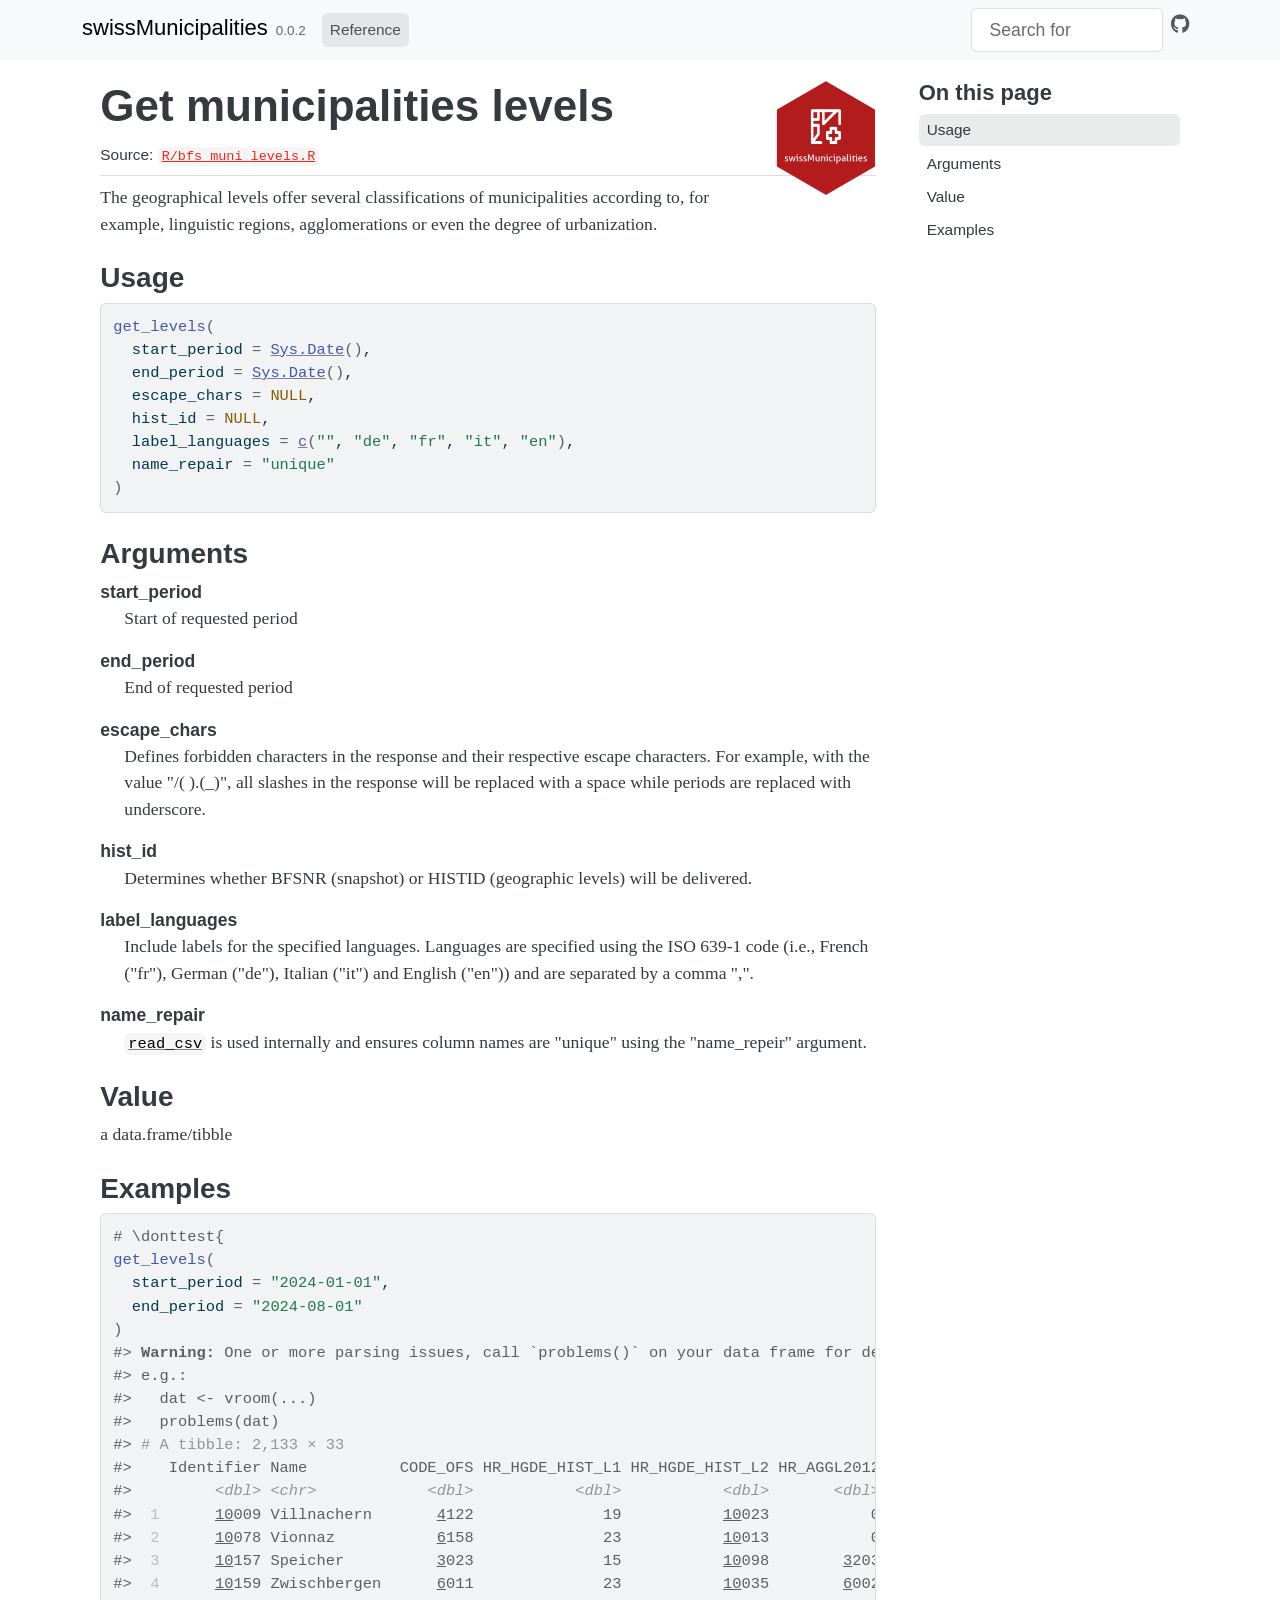
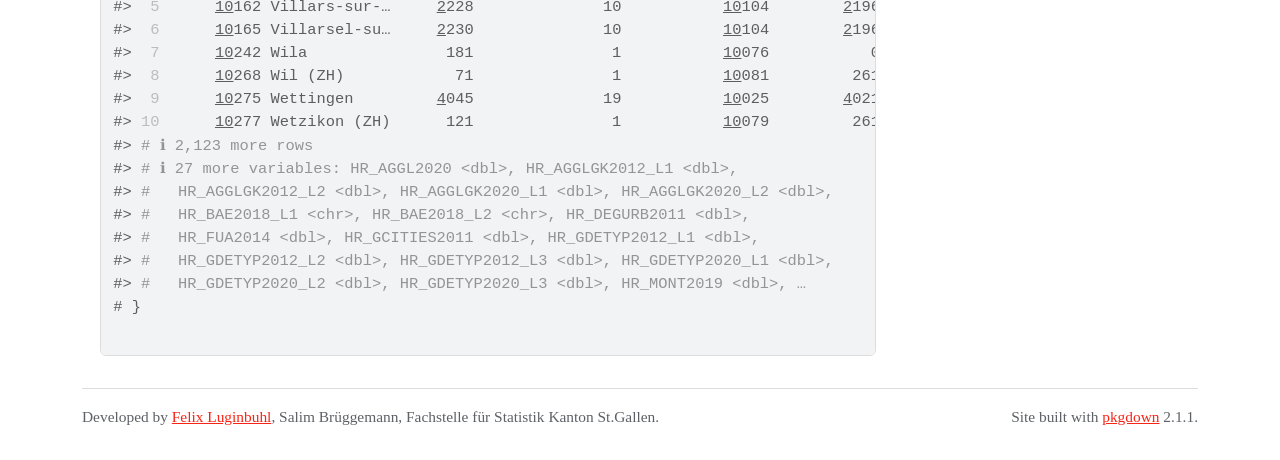
<file: reference/get_levels.html>
<!DOCTYPE html>
<!-- Generated by pkgdown: do not edit by hand --><html lang="en"><head><meta http-equiv="Content-Type" content="text/html; charset=UTF-8"><meta charset="utf-8"><meta http-equiv="X-UA-Compatible" content="IE=edge"><meta name="viewport" content="width=device-width, initial-scale=1, shrink-to-fit=no"><title>Get municipalities levels — get_levels • swissMunicipalities</title><script src="../deps/jquery-3.6.0/jquery-3.6.0.min.js"></script><meta name="viewport" content="width=device-width, initial-scale=1, shrink-to-fit=no"><link href="../deps/bootstrap-5.3.1/bootstrap.min.css" rel="stylesheet"><script src="../deps/bootstrap-5.3.1/bootstrap.bundle.min.js"></script><link href="../deps/font-awesome-6.4.2/css/all.min.css" rel="stylesheet"><link href="../deps/font-awesome-6.4.2/css/v4-shims.min.css" rel="stylesheet"><script src="../deps/headroom-0.11.0/headroom.min.js"></script><script src="../deps/headroom-0.11.0/jQuery.headroom.min.js"></script><script src="../deps/bootstrap-toc-1.0.1/bootstrap-toc.min.js"></script><script src="../deps/clipboard.js-2.0.11/clipboard.min.js"></script><script src="../deps/search-1.0.0/autocomplete.jquery.min.js"></script><script src="../deps/search-1.0.0/fuse.min.js"></script><script src="../deps/search-1.0.0/mark.min.js"></script><!-- pkgdown --><script src="../pkgdown.js"></script><meta property="og:title" content="Get municipalities levels — get_levels"><meta name="description" content="The geographical levels offer several classifications of municipalities
according to, for example, linguistic regions, agglomerations or even the
degree of urbanization."><meta property="og:description" content="The geographical levels offer several classifications of municipalities
according to, for example, linguistic regions, agglomerations or even the
degree of urbanization."><meta property="og:image" content="http://swissstatsr.org/swissMunicipalities/logo.png"></head><body>
    <a href="#main" class="visually-hidden-focusable">Skip to contents</a>


    <nav class="navbar navbar-expand-lg fixed-top bg-light" data-bs-theme="light" aria-label="Site navigation"><div class="container">

    <a class="navbar-brand me-2" href="../index.html">swissMunicipalities</a>

    <small class="nav-text text-muted me-auto" data-bs-toggle="tooltip" data-bs-placement="bottom" title="">0.0.2</small>


    <button class="navbar-toggler" type="button" data-bs-toggle="collapse" data-bs-target="#navbar" aria-controls="navbar" aria-expanded="false" aria-label="Toggle navigation">
      <span class="navbar-toggler-icon"></span>
    </button>

    <div id="navbar" class="collapse navbar-collapse ms-3">
      <ul class="navbar-nav me-auto"><li class="active nav-item"><a class="nav-link" href="../reference/index.html">Reference</a></li>
      </ul><ul class="navbar-nav"><li class="nav-item"><form class="form-inline" role="search">
 <input class="form-control" type="search" name="search-input" id="search-input" autocomplete="off" aria-label="Search site" placeholder="Search for" data-search-index="../search.json"></form></li>
<li class="nav-item"><a class="external-link nav-link" href="https://github.com/swissstatsr/swissMunicipalities/" aria-label="GitHub"><span class="fa fab fa-github fa-lg"></span></a></li>
      </ul></div>


  </div>
</nav><div class="container template-reference-topic">
<div class="row">
  <main id="main" class="col-md-9"><div class="page-header">
      <img src="../logo.png" class="logo" alt=""><h1>Get municipalities levels</h1>
      <small class="dont-index">Source: <a href="https://github.com/swissstatsr/swissMunicipalities/blob/main/R/bfs_muni_levels.R" class="external-link"><code>R/bfs_muni_levels.R</code></a></small>
      <div class="d-none name"><code>get_levels.Rd</code></div>
    </div>

    <div class="ref-description section level2">
    <p>The geographical levels offer several classifications of municipalities
according to, for example, linguistic regions, agglomerations or even the
degree of urbanization.</p>
    </div>

    <div class="section level2">
    <h2 id="ref-usage">Usage<a class="anchor" aria-label="anchor" href="#ref-usage"></a></h2>
    <div class="sourceCode"><pre class="sourceCode r"><code><span><span class="fu">get_levels</span><span class="op">(</span></span>
<span>  start_period <span class="op">=</span> <span class="fu"><a href="https://rdrr.io/r/base/Sys.time.html" class="external-link">Sys.Date</a></span><span class="op">(</span><span class="op">)</span>,</span>
<span>  end_period <span class="op">=</span> <span class="fu"><a href="https://rdrr.io/r/base/Sys.time.html" class="external-link">Sys.Date</a></span><span class="op">(</span><span class="op">)</span>,</span>
<span>  escape_chars <span class="op">=</span> <span class="cn">NULL</span>,</span>
<span>  hist_id <span class="op">=</span> <span class="cn">NULL</span>,</span>
<span>  label_languages <span class="op">=</span> <span class="fu"><a href="https://rdrr.io/r/base/c.html" class="external-link">c</a></span><span class="op">(</span><span class="st">""</span>, <span class="st">"de"</span>, <span class="st">"fr"</span>, <span class="st">"it"</span>, <span class="st">"en"</span><span class="op">)</span>,</span>
<span>  name_repair <span class="op">=</span> <span class="st">"unique"</span></span>
<span><span class="op">)</span></span></code></pre></div>
    </div>

    <div class="section level2">
    <h2 id="arguments">Arguments<a class="anchor" aria-label="anchor" href="#arguments"></a></h2>


<dl><dt id="arg-start-period">start_period<a class="anchor" aria-label="anchor" href="#arg-start-period"></a></dt>
<dd><p>Start of requested period</p></dd>


<dt id="arg-end-period">end_period<a class="anchor" aria-label="anchor" href="#arg-end-period"></a></dt>
<dd><p>End of requested period</p></dd>


<dt id="arg-escape-chars">escape_chars<a class="anchor" aria-label="anchor" href="#arg-escape-chars"></a></dt>
<dd><p>Defines forbidden characters in the response and their
respective escape characters. For example, with the value "/( ).(_)",
all slashes in the response will be replaced with a space while periods are
replaced with underscore.</p></dd>


<dt id="arg-hist-id">hist_id<a class="anchor" aria-label="anchor" href="#arg-hist-id"></a></dt>
<dd><p>Determines whether BFSNR (snapshot) or HISTID
(geographic levels) will be delivered.</p></dd>


<dt id="arg-label-languages">label_languages<a class="anchor" aria-label="anchor" href="#arg-label-languages"></a></dt>
<dd><p>Include labels for the specified languages. Languages
are specified using the ISO 639-1 code (i.e., French ("fr"), German ("de"),
Italian ("it") and English ("en")) and are separated by a comma ",".</p></dd>


<dt id="arg-name-repair">name_repair<a class="anchor" aria-label="anchor" href="#arg-name-repair"></a></dt>
<dd><p><code><a href="https://readr.tidyverse.org/reference/read_delim.html" class="external-link">read_csv</a></code> is used internally and
ensures column names are "unique" using the "name_repeir" argument.</p></dd>

</dl></div>
    <div class="section level2">
    <h2 id="value">Value<a class="anchor" aria-label="anchor" href="#value"></a></h2>
    <p>a data.frame/tibble</p>
    </div>

    <div class="section level2">
    <h2 id="ref-examples">Examples<a class="anchor" aria-label="anchor" href="#ref-examples"></a></h2>
    <div class="sourceCode"><pre class="sourceCode r"><code><span class="r-in"><span><span class="co"># \donttest{</span></span></span>
<span class="r-in"><span><span class="fu">get_levels</span><span class="op">(</span></span></span>
<span class="r-in"><span>  start_period <span class="op">=</span> <span class="st">"2024-01-01"</span>,</span></span>
<span class="r-in"><span>  end_period <span class="op">=</span> <span class="st">"2024-08-01"</span></span></span>
<span class="r-in"><span><span class="op">)</span></span></span>
<span class="r-wrn co"><span class="r-pr">#&gt;</span> <span class="warning">Warning: </span>One or more parsing issues, call `problems()` on your data frame for details,</span>
<span class="r-wrn co"><span class="r-pr">#&gt;</span> e.g.:</span>
<span class="r-wrn co"><span class="r-pr">#&gt;</span>   dat &lt;- vroom(...)</span>
<span class="r-wrn co"><span class="r-pr">#&gt;</span>   problems(dat)</span>
<span class="r-out co"><span class="r-pr">#&gt;</span> <span style="color: #949494;"># A tibble: 2,133 × 33</span></span>
<span class="r-out co"><span class="r-pr">#&gt;</span>    Identifier Name          CODE_OFS HR_HGDE_HIST_L1 HR_HGDE_HIST_L2 HR_AGGL2012</span>
<span class="r-out co"><span class="r-pr">#&gt;</span>         <span style="color: #949494; font-style: italic;">&lt;dbl&gt;</span> <span style="color: #949494; font-style: italic;">&lt;chr&gt;</span>            <span style="color: #949494; font-style: italic;">&lt;dbl&gt;</span>           <span style="color: #949494; font-style: italic;">&lt;dbl&gt;</span>           <span style="color: #949494; font-style: italic;">&lt;dbl&gt;</span>       <span style="color: #949494; font-style: italic;">&lt;dbl&gt;</span></span>
<span class="r-out co"><span class="r-pr">#&gt;</span> <span style="color: #BCBCBC;"> 1</span>      <span style="text-decoration: underline;">10</span>009 Villnachern       <span style="text-decoration: underline;">4</span>122              19           <span style="text-decoration: underline;">10</span>023           0</span>
<span class="r-out co"><span class="r-pr">#&gt;</span> <span style="color: #BCBCBC;"> 2</span>      <span style="text-decoration: underline;">10</span>078 Vionnaz           <span style="text-decoration: underline;">6</span>158              23           <span style="text-decoration: underline;">10</span>013           0</span>
<span class="r-out co"><span class="r-pr">#&gt;</span> <span style="color: #BCBCBC;"> 3</span>      <span style="text-decoration: underline;">10</span>157 Speicher          <span style="text-decoration: underline;">3</span>023              15           <span style="text-decoration: underline;">10</span>098        <span style="text-decoration: underline;">3</span>203</span>
<span class="r-out co"><span class="r-pr">#&gt;</span> <span style="color: #BCBCBC;"> 4</span>      <span style="text-decoration: underline;">10</span>159 Zwischbergen      <span style="text-decoration: underline;">6</span>011              23           <span style="text-decoration: underline;">10</span>035        <span style="text-decoration: underline;">6</span>002</span>
<span class="r-out co"><span class="r-pr">#&gt;</span> <span style="color: #BCBCBC;"> 5</span>      <span style="text-decoration: underline;">10</span>162 Villars-sur-…     <span style="text-decoration: underline;">2</span>228              10           <span style="text-decoration: underline;">10</span>104        <span style="text-decoration: underline;">2</span>196</span>
<span class="r-out co"><span class="r-pr">#&gt;</span> <span style="color: #BCBCBC;"> 6</span>      <span style="text-decoration: underline;">10</span>165 Villarsel-su…     <span style="text-decoration: underline;">2</span>230              10           <span style="text-decoration: underline;">10</span>104        <span style="text-decoration: underline;">2</span>196</span>
<span class="r-out co"><span class="r-pr">#&gt;</span> <span style="color: #BCBCBC;"> 7</span>      <span style="text-decoration: underline;">10</span>242 Wila               181               1           <span style="text-decoration: underline;">10</span>076           0</span>
<span class="r-out co"><span class="r-pr">#&gt;</span> <span style="color: #BCBCBC;"> 8</span>      <span style="text-decoration: underline;">10</span>268 Wil (ZH)            71               1           <span style="text-decoration: underline;">10</span>081         261</span>
<span class="r-out co"><span class="r-pr">#&gt;</span> <span style="color: #BCBCBC;"> 9</span>      <span style="text-decoration: underline;">10</span>275 Wettingen         <span style="text-decoration: underline;">4</span>045              19           <span style="text-decoration: underline;">10</span>025        <span style="text-decoration: underline;">4</span>021</span>
<span class="r-out co"><span class="r-pr">#&gt;</span> <span style="color: #BCBCBC;">10</span>      <span style="text-decoration: underline;">10</span>277 Wetzikon (ZH)      121               1           <span style="text-decoration: underline;">10</span>079         261</span>
<span class="r-out co"><span class="r-pr">#&gt;</span> <span style="color: #949494;"># ℹ 2,123 more rows</span></span>
<span class="r-out co"><span class="r-pr">#&gt;</span> <span style="color: #949494;"># ℹ 27 more variables: HR_AGGL2020 &lt;dbl&gt;, HR_AGGLGK2012_L1 &lt;dbl&gt;,</span></span>
<span class="r-out co"><span class="r-pr">#&gt;</span> <span style="color: #949494;">#   HR_AGGLGK2012_L2 &lt;dbl&gt;, HR_AGGLGK2020_L1 &lt;dbl&gt;, HR_AGGLGK2020_L2 &lt;dbl&gt;,</span></span>
<span class="r-out co"><span class="r-pr">#&gt;</span> <span style="color: #949494;">#   HR_BAE2018_L1 &lt;chr&gt;, HR_BAE2018_L2 &lt;chr&gt;, HR_DEGURB2011 &lt;dbl&gt;,</span></span>
<span class="r-out co"><span class="r-pr">#&gt;</span> <span style="color: #949494;">#   HR_FUA2014 &lt;dbl&gt;, HR_GCITIES2011 &lt;dbl&gt;, HR_GDETYP2012_L1 &lt;dbl&gt;,</span></span>
<span class="r-out co"><span class="r-pr">#&gt;</span> <span style="color: #949494;">#   HR_GDETYP2012_L2 &lt;dbl&gt;, HR_GDETYP2012_L3 &lt;dbl&gt;, HR_GDETYP2020_L1 &lt;dbl&gt;,</span></span>
<span class="r-out co"><span class="r-pr">#&gt;</span> <span style="color: #949494;">#   HR_GDETYP2020_L2 &lt;dbl&gt;, HR_GDETYP2020_L3 &lt;dbl&gt;, HR_MONT2019 &lt;dbl&gt;, …</span></span>
<span class="r-in"><span><span class="co"># }</span></span></span>
<span class="r-in"><span></span></span>
</code></pre></div>
    </div>
  </main><aside class="col-md-3"><nav id="toc" aria-label="Table of contents"><h2>On this page</h2>
    </nav></aside></div>


    <footer><div class="pkgdown-footer-left">
  <p>Developed by <a href="https://felixluginbuhl.com" class="external-link">Felix Luginbuhl</a>, Salim Brüggemann, Fachstelle für Statistik Kanton St.Gallen.</p>
</div>

<div class="pkgdown-footer-right">
  <p>Site built with <a href="https://pkgdown.r-lib.org/" class="external-link">pkgdown</a> 2.1.1.</p>
</div>

    </footer></div>





  </body></html>
</file>
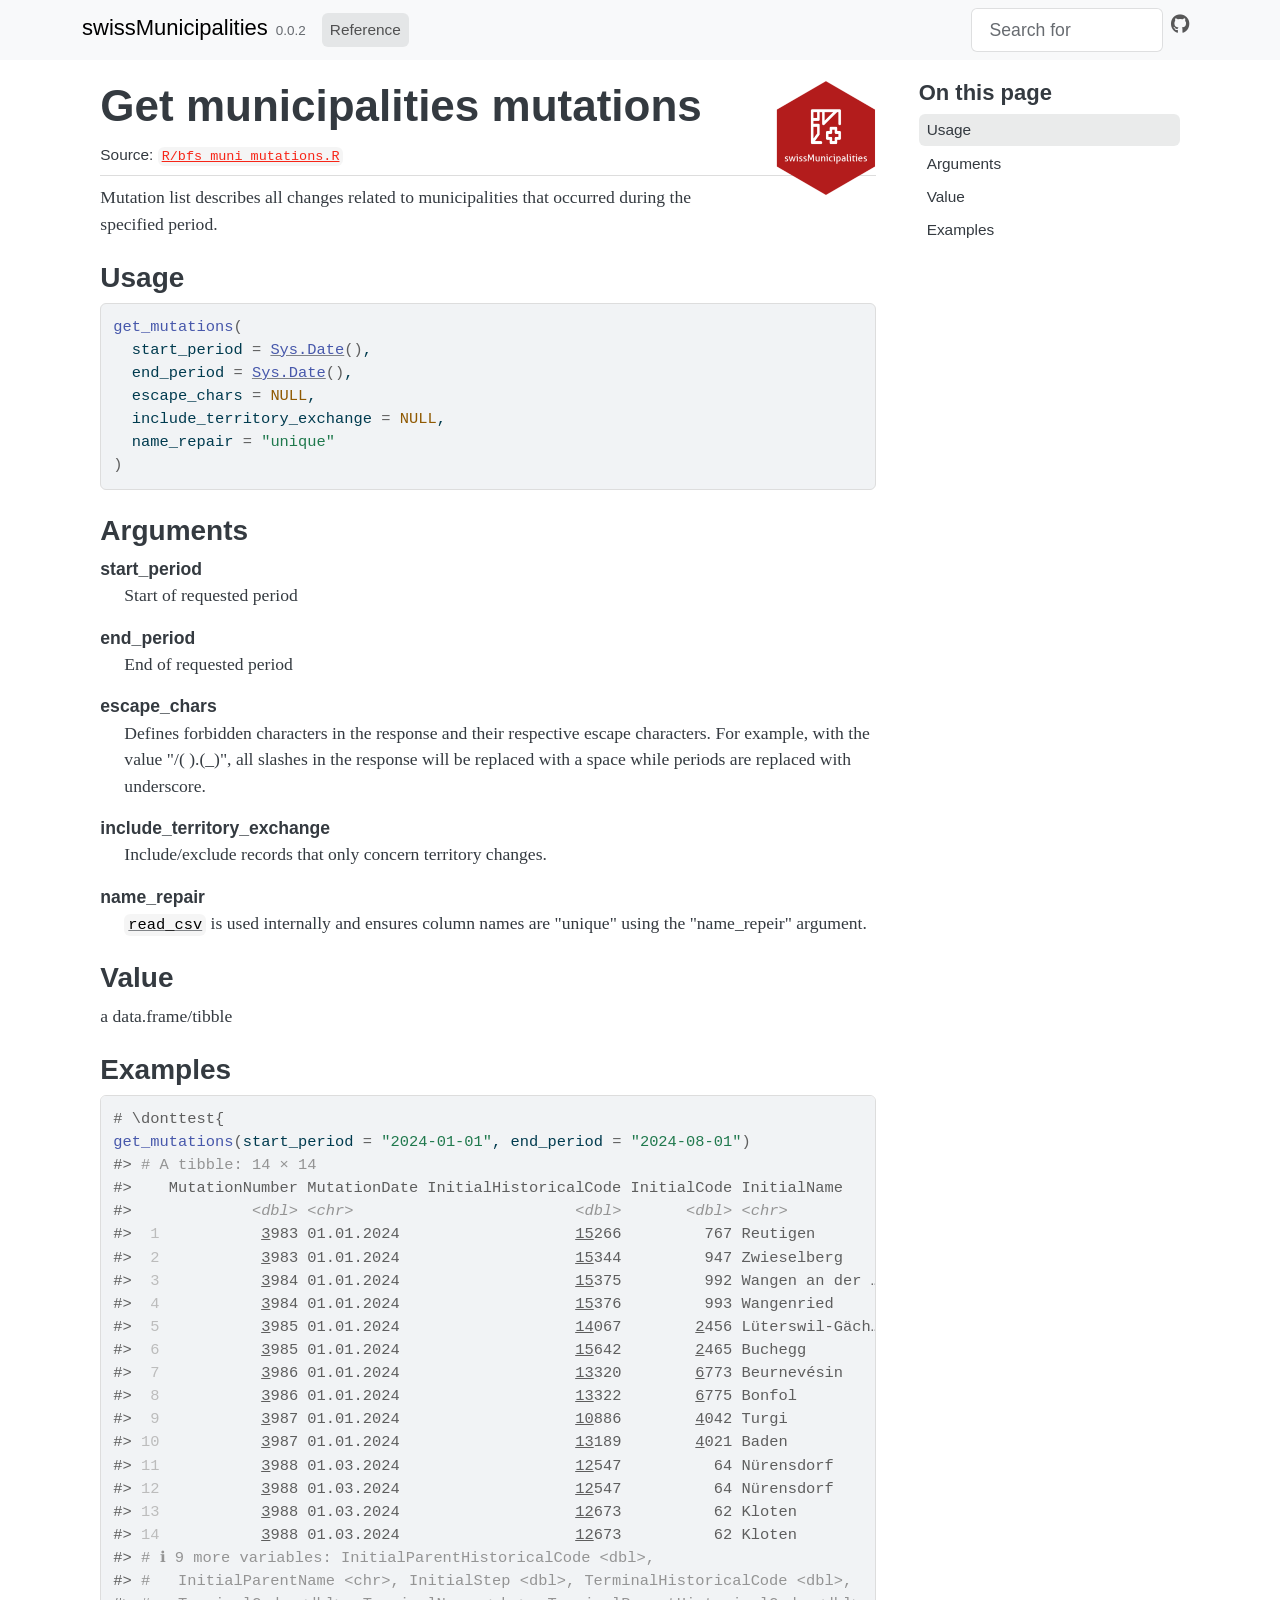
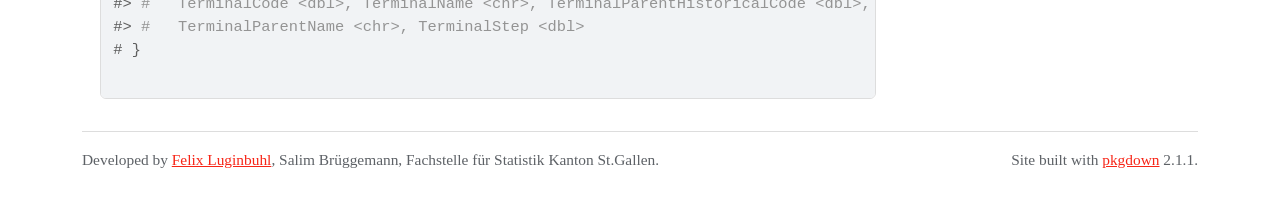
<file: reference/get_mutations.html>
<!DOCTYPE html>
<!-- Generated by pkgdown: do not edit by hand --><html lang="en"><head><meta http-equiv="Content-Type" content="text/html; charset=UTF-8"><meta charset="utf-8"><meta http-equiv="X-UA-Compatible" content="IE=edge"><meta name="viewport" content="width=device-width, initial-scale=1, shrink-to-fit=no"><title>Get municipalities mutations — get_mutations • swissMunicipalities</title><script src="../deps/jquery-3.6.0/jquery-3.6.0.min.js"></script><meta name="viewport" content="width=device-width, initial-scale=1, shrink-to-fit=no"><link href="../deps/bootstrap-5.3.1/bootstrap.min.css" rel="stylesheet"><script src="../deps/bootstrap-5.3.1/bootstrap.bundle.min.js"></script><link href="../deps/font-awesome-6.4.2/css/all.min.css" rel="stylesheet"><link href="../deps/font-awesome-6.4.2/css/v4-shims.min.css" rel="stylesheet"><script src="../deps/headroom-0.11.0/headroom.min.js"></script><script src="../deps/headroom-0.11.0/jQuery.headroom.min.js"></script><script src="../deps/bootstrap-toc-1.0.1/bootstrap-toc.min.js"></script><script src="../deps/clipboard.js-2.0.11/clipboard.min.js"></script><script src="../deps/search-1.0.0/autocomplete.jquery.min.js"></script><script src="../deps/search-1.0.0/fuse.min.js"></script><script src="../deps/search-1.0.0/mark.min.js"></script><!-- pkgdown --><script src="../pkgdown.js"></script><meta property="og:title" content="Get municipalities mutations — get_mutations"><meta name="description" content="Mutation list describes all changes related to municipalities that occurred
during the specified period."><meta property="og:description" content="Mutation list describes all changes related to municipalities that occurred
during the specified period."><meta property="og:image" content="http://swissstatsr.org/swissMunicipalities/logo.png"></head><body>
    <a href="#main" class="visually-hidden-focusable">Skip to contents</a>


    <nav class="navbar navbar-expand-lg fixed-top bg-light" data-bs-theme="light" aria-label="Site navigation"><div class="container">

    <a class="navbar-brand me-2" href="../index.html">swissMunicipalities</a>

    <small class="nav-text text-muted me-auto" data-bs-toggle="tooltip" data-bs-placement="bottom" title="">0.0.2</small>


    <button class="navbar-toggler" type="button" data-bs-toggle="collapse" data-bs-target="#navbar" aria-controls="navbar" aria-expanded="false" aria-label="Toggle navigation">
      <span class="navbar-toggler-icon"></span>
    </button>

    <div id="navbar" class="collapse navbar-collapse ms-3">
      <ul class="navbar-nav me-auto"><li class="active nav-item"><a class="nav-link" href="../reference/index.html">Reference</a></li>
      </ul><ul class="navbar-nav"><li class="nav-item"><form class="form-inline" role="search">
 <input class="form-control" type="search" name="search-input" id="search-input" autocomplete="off" aria-label="Search site" placeholder="Search for" data-search-index="../search.json"></form></li>
<li class="nav-item"><a class="external-link nav-link" href="https://github.com/swissstatsr/swissMunicipalities/" aria-label="GitHub"><span class="fa fab fa-github fa-lg"></span></a></li>
      </ul></div>


  </div>
</nav><div class="container template-reference-topic">
<div class="row">
  <main id="main" class="col-md-9"><div class="page-header">
      <img src="../logo.png" class="logo" alt=""><h1>Get municipalities mutations</h1>
      <small class="dont-index">Source: <a href="https://github.com/swissstatsr/swissMunicipalities/blob/main/R/bfs_muni_mutations.R" class="external-link"><code>R/bfs_muni_mutations.R</code></a></small>
      <div class="d-none name"><code>get_mutations.Rd</code></div>
    </div>

    <div class="ref-description section level2">
    <p>Mutation list describes all changes related to municipalities that occurred
during the specified period.</p>
    </div>

    <div class="section level2">
    <h2 id="ref-usage">Usage<a class="anchor" aria-label="anchor" href="#ref-usage"></a></h2>
    <div class="sourceCode"><pre class="sourceCode r"><code><span><span class="fu">get_mutations</span><span class="op">(</span></span>
<span>  start_period <span class="op">=</span> <span class="fu"><a href="https://rdrr.io/r/base/Sys.time.html" class="external-link">Sys.Date</a></span><span class="op">(</span><span class="op">)</span>,</span>
<span>  end_period <span class="op">=</span> <span class="fu"><a href="https://rdrr.io/r/base/Sys.time.html" class="external-link">Sys.Date</a></span><span class="op">(</span><span class="op">)</span>,</span>
<span>  escape_chars <span class="op">=</span> <span class="cn">NULL</span>,</span>
<span>  include_territory_exchange <span class="op">=</span> <span class="cn">NULL</span>,</span>
<span>  name_repair <span class="op">=</span> <span class="st">"unique"</span></span>
<span><span class="op">)</span></span></code></pre></div>
    </div>

    <div class="section level2">
    <h2 id="arguments">Arguments<a class="anchor" aria-label="anchor" href="#arguments"></a></h2>


<dl><dt id="arg-start-period">start_period<a class="anchor" aria-label="anchor" href="#arg-start-period"></a></dt>
<dd><p>Start of requested period</p></dd>


<dt id="arg-end-period">end_period<a class="anchor" aria-label="anchor" href="#arg-end-period"></a></dt>
<dd><p>End of requested period</p></dd>


<dt id="arg-escape-chars">escape_chars<a class="anchor" aria-label="anchor" href="#arg-escape-chars"></a></dt>
<dd><p>Defines forbidden characters in the response and their
respective escape characters. For example, with the value "/( ).(_)",
all slashes in the response will be replaced with a space while periods are
replaced with underscore.</p></dd>


<dt id="arg-include-territory-exchange">include_territory_exchange<a class="anchor" aria-label="anchor" href="#arg-include-territory-exchange"></a></dt>
<dd><p>Include/exclude records that only concern
territory changes.</p></dd>


<dt id="arg-name-repair">name_repair<a class="anchor" aria-label="anchor" href="#arg-name-repair"></a></dt>
<dd><p><code><a href="https://readr.tidyverse.org/reference/read_delim.html" class="external-link">read_csv</a></code> is used internally and
ensures column names are "unique" using the "name_repeir" argument.</p></dd>

</dl></div>
    <div class="section level2">
    <h2 id="value">Value<a class="anchor" aria-label="anchor" href="#value"></a></h2>
    <p>a data.frame/tibble</p>
    </div>

    <div class="section level2">
    <h2 id="ref-examples">Examples<a class="anchor" aria-label="anchor" href="#ref-examples"></a></h2>
    <div class="sourceCode"><pre class="sourceCode r"><code><span class="r-in"><span><span class="co"># \donttest{</span></span></span>
<span class="r-in"><span><span class="fu">get_mutations</span><span class="op">(</span>start_period <span class="op">=</span> <span class="st">"2024-01-01"</span>, end_period <span class="op">=</span> <span class="st">"2024-08-01"</span><span class="op">)</span></span></span>
<span class="r-out co"><span class="r-pr">#&gt;</span> <span style="color: #949494;"># A tibble: 14 × 14</span></span>
<span class="r-out co"><span class="r-pr">#&gt;</span>    MutationNumber MutationDate InitialHistoricalCode InitialCode InitialName    </span>
<span class="r-out co"><span class="r-pr">#&gt;</span>             <span style="color: #949494; font-style: italic;">&lt;dbl&gt;</span> <span style="color: #949494; font-style: italic;">&lt;chr&gt;</span>                        <span style="color: #949494; font-style: italic;">&lt;dbl&gt;</span>       <span style="color: #949494; font-style: italic;">&lt;dbl&gt;</span> <span style="color: #949494; font-style: italic;">&lt;chr&gt;</span>          </span>
<span class="r-out co"><span class="r-pr">#&gt;</span> <span style="color: #BCBCBC;"> 1</span>           <span style="text-decoration: underline;">3</span>983 01.01.2024                   <span style="text-decoration: underline;">15</span>266         767 Reutigen       </span>
<span class="r-out co"><span class="r-pr">#&gt;</span> <span style="color: #BCBCBC;"> 2</span>           <span style="text-decoration: underline;">3</span>983 01.01.2024                   <span style="text-decoration: underline;">15</span>344         947 Zwieselberg    </span>
<span class="r-out co"><span class="r-pr">#&gt;</span> <span style="color: #BCBCBC;"> 3</span>           <span style="text-decoration: underline;">3</span>984 01.01.2024                   <span style="text-decoration: underline;">15</span>375         992 Wangen an der …</span>
<span class="r-out co"><span class="r-pr">#&gt;</span> <span style="color: #BCBCBC;"> 4</span>           <span style="text-decoration: underline;">3</span>984 01.01.2024                   <span style="text-decoration: underline;">15</span>376         993 Wangenried     </span>
<span class="r-out co"><span class="r-pr">#&gt;</span> <span style="color: #BCBCBC;"> 5</span>           <span style="text-decoration: underline;">3</span>985 01.01.2024                   <span style="text-decoration: underline;">14</span>067        <span style="text-decoration: underline;">2</span>456 Lüterswil-Gäch…</span>
<span class="r-out co"><span class="r-pr">#&gt;</span> <span style="color: #BCBCBC;"> 6</span>           <span style="text-decoration: underline;">3</span>985 01.01.2024                   <span style="text-decoration: underline;">15</span>642        <span style="text-decoration: underline;">2</span>465 Buchegg        </span>
<span class="r-out co"><span class="r-pr">#&gt;</span> <span style="color: #BCBCBC;"> 7</span>           <span style="text-decoration: underline;">3</span>986 01.01.2024                   <span style="text-decoration: underline;">13</span>320        <span style="text-decoration: underline;">6</span>773 Beurnevésin    </span>
<span class="r-out co"><span class="r-pr">#&gt;</span> <span style="color: #BCBCBC;"> 8</span>           <span style="text-decoration: underline;">3</span>986 01.01.2024                   <span style="text-decoration: underline;">13</span>322        <span style="text-decoration: underline;">6</span>775 Bonfol         </span>
<span class="r-out co"><span class="r-pr">#&gt;</span> <span style="color: #BCBCBC;"> 9</span>           <span style="text-decoration: underline;">3</span>987 01.01.2024                   <span style="text-decoration: underline;">10</span>886        <span style="text-decoration: underline;">4</span>042 Turgi          </span>
<span class="r-out co"><span class="r-pr">#&gt;</span> <span style="color: #BCBCBC;">10</span>           <span style="text-decoration: underline;">3</span>987 01.01.2024                   <span style="text-decoration: underline;">13</span>189        <span style="text-decoration: underline;">4</span>021 Baden          </span>
<span class="r-out co"><span class="r-pr">#&gt;</span> <span style="color: #BCBCBC;">11</span>           <span style="text-decoration: underline;">3</span>988 01.03.2024                   <span style="text-decoration: underline;">12</span>547          64 Nürensdorf     </span>
<span class="r-out co"><span class="r-pr">#&gt;</span> <span style="color: #BCBCBC;">12</span>           <span style="text-decoration: underline;">3</span>988 01.03.2024                   <span style="text-decoration: underline;">12</span>547          64 Nürensdorf     </span>
<span class="r-out co"><span class="r-pr">#&gt;</span> <span style="color: #BCBCBC;">13</span>           <span style="text-decoration: underline;">3</span>988 01.03.2024                   <span style="text-decoration: underline;">12</span>673          62 Kloten         </span>
<span class="r-out co"><span class="r-pr">#&gt;</span> <span style="color: #BCBCBC;">14</span>           <span style="text-decoration: underline;">3</span>988 01.03.2024                   <span style="text-decoration: underline;">12</span>673          62 Kloten         </span>
<span class="r-out co"><span class="r-pr">#&gt;</span> <span style="color: #949494;"># ℹ 9 more variables: InitialParentHistoricalCode &lt;dbl&gt;,</span></span>
<span class="r-out co"><span class="r-pr">#&gt;</span> <span style="color: #949494;">#   InitialParentName &lt;chr&gt;, InitialStep &lt;dbl&gt;, TerminalHistoricalCode &lt;dbl&gt;,</span></span>
<span class="r-out co"><span class="r-pr">#&gt;</span> <span style="color: #949494;">#   TerminalCode &lt;dbl&gt;, TerminalName &lt;chr&gt;, TerminalParentHistoricalCode &lt;dbl&gt;,</span></span>
<span class="r-out co"><span class="r-pr">#&gt;</span> <span style="color: #949494;">#   TerminalParentName &lt;chr&gt;, TerminalStep &lt;dbl&gt;</span></span>
<span class="r-in"><span><span class="co"># }</span></span></span>
<span class="r-in"><span></span></span>
</code></pre></div>
    </div>
  </main><aside class="col-md-3"><nav id="toc" aria-label="Table of contents"><h2>On this page</h2>
    </nav></aside></div>


    <footer><div class="pkgdown-footer-left">
  <p>Developed by <a href="https://felixluginbuhl.com" class="external-link">Felix Luginbuhl</a>, Salim Brüggemann, Fachstelle für Statistik Kanton St.Gallen.</p>
</div>

<div class="pkgdown-footer-right">
  <p>Site built with <a href="https://pkgdown.r-lib.org/" class="external-link">pkgdown</a> 2.1.1.</p>
</div>

    </footer></div>





  </body></html>
</file>
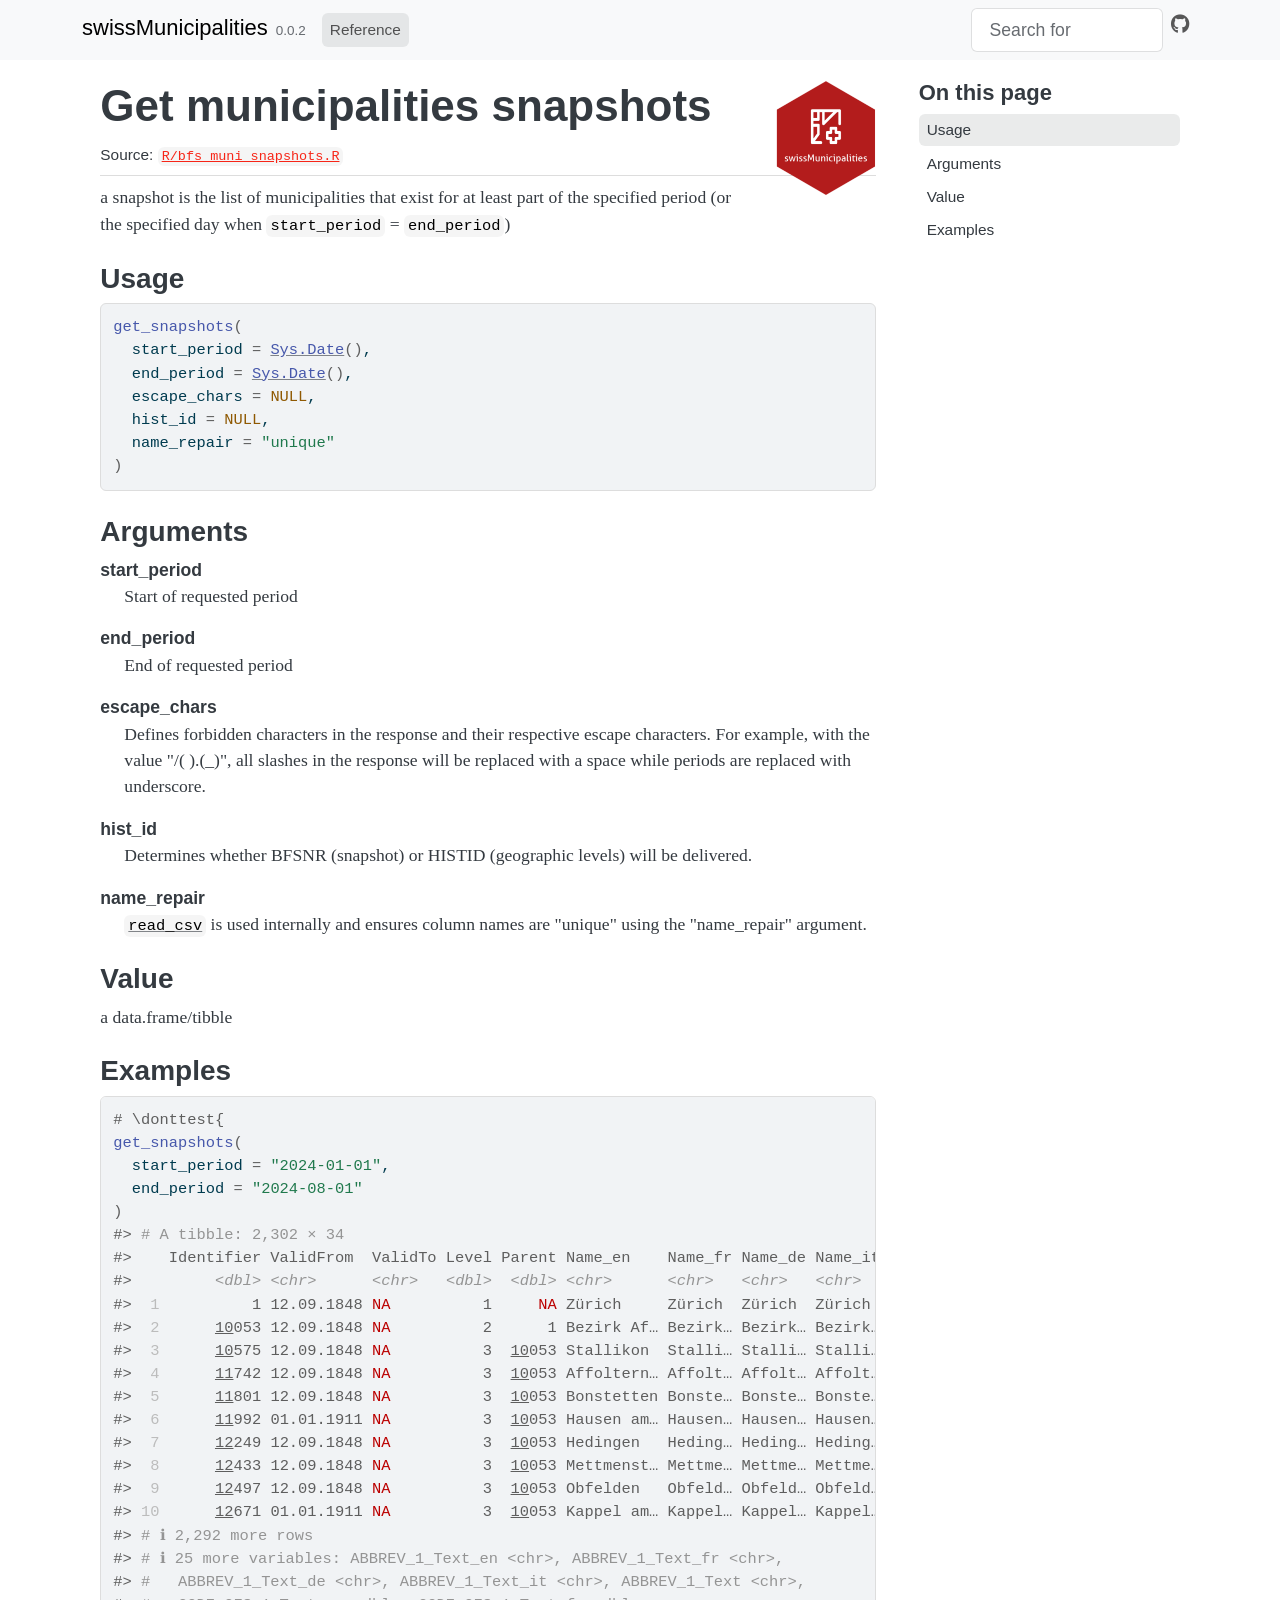
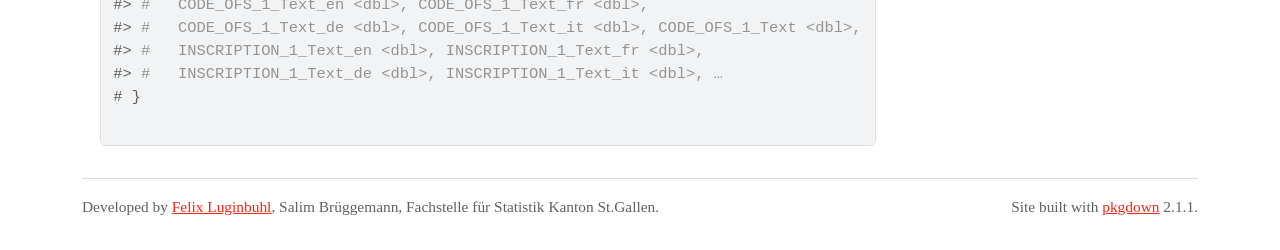
<file: reference/get_snapshots.html>
<!DOCTYPE html>
<!-- Generated by pkgdown: do not edit by hand --><html lang="en"><head><meta http-equiv="Content-Type" content="text/html; charset=UTF-8"><meta charset="utf-8"><meta http-equiv="X-UA-Compatible" content="IE=edge"><meta name="viewport" content="width=device-width, initial-scale=1, shrink-to-fit=no"><title>Get municipalities snapshots — get_snapshots • swissMunicipalities</title><script src="../deps/jquery-3.6.0/jquery-3.6.0.min.js"></script><meta name="viewport" content="width=device-width, initial-scale=1, shrink-to-fit=no"><link href="../deps/bootstrap-5.3.1/bootstrap.min.css" rel="stylesheet"><script src="../deps/bootstrap-5.3.1/bootstrap.bundle.min.js"></script><link href="../deps/font-awesome-6.4.2/css/all.min.css" rel="stylesheet"><link href="../deps/font-awesome-6.4.2/css/v4-shims.min.css" rel="stylesheet"><script src="../deps/headroom-0.11.0/headroom.min.js"></script><script src="../deps/headroom-0.11.0/jQuery.headroom.min.js"></script><script src="../deps/bootstrap-toc-1.0.1/bootstrap-toc.min.js"></script><script src="../deps/clipboard.js-2.0.11/clipboard.min.js"></script><script src="../deps/search-1.0.0/autocomplete.jquery.min.js"></script><script src="../deps/search-1.0.0/fuse.min.js"></script><script src="../deps/search-1.0.0/mark.min.js"></script><!-- pkgdown --><script src="../pkgdown.js"></script><meta property="og:title" content="Get municipalities snapshots — get_snapshots"><meta name="description" content="a snapshot is the list of municipalities that exist for at least part of the
specified period (or the specified day when start_period = end_period)"><meta property="og:description" content="a snapshot is the list of municipalities that exist for at least part of the
specified period (or the specified day when start_period = end_period)"><meta property="og:image" content="http://swissstatsr.org/swissMunicipalities/logo.png"></head><body>
    <a href="#main" class="visually-hidden-focusable">Skip to contents</a>


    <nav class="navbar navbar-expand-lg fixed-top bg-light" data-bs-theme="light" aria-label="Site navigation"><div class="container">

    <a class="navbar-brand me-2" href="../index.html">swissMunicipalities</a>

    <small class="nav-text text-muted me-auto" data-bs-toggle="tooltip" data-bs-placement="bottom" title="">0.0.2</small>


    <button class="navbar-toggler" type="button" data-bs-toggle="collapse" data-bs-target="#navbar" aria-controls="navbar" aria-expanded="false" aria-label="Toggle navigation">
      <span class="navbar-toggler-icon"></span>
    </button>

    <div id="navbar" class="collapse navbar-collapse ms-3">
      <ul class="navbar-nav me-auto"><li class="active nav-item"><a class="nav-link" href="../reference/index.html">Reference</a></li>
      </ul><ul class="navbar-nav"><li class="nav-item"><form class="form-inline" role="search">
 <input class="form-control" type="search" name="search-input" id="search-input" autocomplete="off" aria-label="Search site" placeholder="Search for" data-search-index="../search.json"></form></li>
<li class="nav-item"><a class="external-link nav-link" href="https://github.com/swissstatsr/swissMunicipalities/" aria-label="GitHub"><span class="fa fab fa-github fa-lg"></span></a></li>
      </ul></div>


  </div>
</nav><div class="container template-reference-topic">
<div class="row">
  <main id="main" class="col-md-9"><div class="page-header">
      <img src="../logo.png" class="logo" alt=""><h1>Get municipalities snapshots</h1>
      <small class="dont-index">Source: <a href="https://github.com/swissstatsr/swissMunicipalities/blob/main/R/bfs_muni_snapshots.R" class="external-link"><code>R/bfs_muni_snapshots.R</code></a></small>
      <div class="d-none name"><code>get_snapshots.Rd</code></div>
    </div>

    <div class="ref-description section level2">
    <p>a snapshot is the list of municipalities that exist for at least part of the
specified period (or the specified day when <code>start_period</code> = <code>end_period</code>)</p>
    </div>

    <div class="section level2">
    <h2 id="ref-usage">Usage<a class="anchor" aria-label="anchor" href="#ref-usage"></a></h2>
    <div class="sourceCode"><pre class="sourceCode r"><code><span><span class="fu">get_snapshots</span><span class="op">(</span></span>
<span>  start_period <span class="op">=</span> <span class="fu"><a href="https://rdrr.io/r/base/Sys.time.html" class="external-link">Sys.Date</a></span><span class="op">(</span><span class="op">)</span>,</span>
<span>  end_period <span class="op">=</span> <span class="fu"><a href="https://rdrr.io/r/base/Sys.time.html" class="external-link">Sys.Date</a></span><span class="op">(</span><span class="op">)</span>,</span>
<span>  escape_chars <span class="op">=</span> <span class="cn">NULL</span>,</span>
<span>  hist_id <span class="op">=</span> <span class="cn">NULL</span>,</span>
<span>  name_repair <span class="op">=</span> <span class="st">"unique"</span></span>
<span><span class="op">)</span></span></code></pre></div>
    </div>

    <div class="section level2">
    <h2 id="arguments">Arguments<a class="anchor" aria-label="anchor" href="#arguments"></a></h2>


<dl><dt id="arg-start-period">start_period<a class="anchor" aria-label="anchor" href="#arg-start-period"></a></dt>
<dd><p>Start of requested period</p></dd>


<dt id="arg-end-period">end_period<a class="anchor" aria-label="anchor" href="#arg-end-period"></a></dt>
<dd><p>End of requested period</p></dd>


<dt id="arg-escape-chars">escape_chars<a class="anchor" aria-label="anchor" href="#arg-escape-chars"></a></dt>
<dd><p>Defines forbidden characters in the response and their
respective escape characters. For example, with the value "/( ).(_)",
all slashes in the response will be replaced with a space while periods are
replaced with underscore.</p></dd>


<dt id="arg-hist-id">hist_id<a class="anchor" aria-label="anchor" href="#arg-hist-id"></a></dt>
<dd><p>Determines whether BFSNR (snapshot) or
HISTID (geographic levels) will be delivered.</p></dd>


<dt id="arg-name-repair">name_repair<a class="anchor" aria-label="anchor" href="#arg-name-repair"></a></dt>
<dd><p><code><a href="https://readr.tidyverse.org/reference/read_delim.html" class="external-link">read_csv</a></code> is used internally and
ensures column names are "unique" using the "name_repair" argument.</p></dd>

</dl></div>
    <div class="section level2">
    <h2 id="value">Value<a class="anchor" aria-label="anchor" href="#value"></a></h2>
    <p>a data.frame/tibble</p>
    </div>

    <div class="section level2">
    <h2 id="ref-examples">Examples<a class="anchor" aria-label="anchor" href="#ref-examples"></a></h2>
    <div class="sourceCode"><pre class="sourceCode r"><code><span class="r-in"><span><span class="co"># \donttest{</span></span></span>
<span class="r-in"><span><span class="fu">get_snapshots</span><span class="op">(</span></span></span>
<span class="r-in"><span>  start_period <span class="op">=</span> <span class="st">"2024-01-01"</span>,</span></span>
<span class="r-in"><span>  end_period <span class="op">=</span> <span class="st">"2024-08-01"</span></span></span>
<span class="r-in"><span><span class="op">)</span></span></span>
<span class="r-out co"><span class="r-pr">#&gt;</span> <span style="color: #949494;"># A tibble: 2,302 × 34</span></span>
<span class="r-out co"><span class="r-pr">#&gt;</span>    Identifier ValidFrom  ValidTo Level Parent Name_en    Name_fr Name_de Name_it</span>
<span class="r-out co"><span class="r-pr">#&gt;</span>         <span style="color: #949494; font-style: italic;">&lt;dbl&gt;</span> <span style="color: #949494; font-style: italic;">&lt;chr&gt;</span>      <span style="color: #949494; font-style: italic;">&lt;chr&gt;</span>   <span style="color: #949494; font-style: italic;">&lt;dbl&gt;</span>  <span style="color: #949494; font-style: italic;">&lt;dbl&gt;</span> <span style="color: #949494; font-style: italic;">&lt;chr&gt;</span>      <span style="color: #949494; font-style: italic;">&lt;chr&gt;</span>   <span style="color: #949494; font-style: italic;">&lt;chr&gt;</span>   <span style="color: #949494; font-style: italic;">&lt;chr&gt;</span>  </span>
<span class="r-out co"><span class="r-pr">#&gt;</span> <span style="color: #BCBCBC;"> 1</span>          1 12.09.1848 <span style="color: #BB0000;">NA</span>          1     <span style="color: #BB0000;">NA</span> Zürich     Zürich  Zürich  Zürich </span>
<span class="r-out co"><span class="r-pr">#&gt;</span> <span style="color: #BCBCBC;"> 2</span>      <span style="text-decoration: underline;">10</span>053 12.09.1848 <span style="color: #BB0000;">NA</span>          2      1 Bezirk Af… Bezirk… Bezirk… Bezirk…</span>
<span class="r-out co"><span class="r-pr">#&gt;</span> <span style="color: #BCBCBC;"> 3</span>      <span style="text-decoration: underline;">10</span>575 12.09.1848 <span style="color: #BB0000;">NA</span>          3  <span style="text-decoration: underline;">10</span>053 Stallikon  Stalli… Stalli… Stalli…</span>
<span class="r-out co"><span class="r-pr">#&gt;</span> <span style="color: #BCBCBC;"> 4</span>      <span style="text-decoration: underline;">11</span>742 12.09.1848 <span style="color: #BB0000;">NA</span>          3  <span style="text-decoration: underline;">10</span>053 Affoltern… Affolt… Affolt… Affolt…</span>
<span class="r-out co"><span class="r-pr">#&gt;</span> <span style="color: #BCBCBC;"> 5</span>      <span style="text-decoration: underline;">11</span>801 12.09.1848 <span style="color: #BB0000;">NA</span>          3  <span style="text-decoration: underline;">10</span>053 Bonstetten Bonste… Bonste… Bonste…</span>
<span class="r-out co"><span class="r-pr">#&gt;</span> <span style="color: #BCBCBC;"> 6</span>      <span style="text-decoration: underline;">11</span>992 01.01.1911 <span style="color: #BB0000;">NA</span>          3  <span style="text-decoration: underline;">10</span>053 Hausen am… Hausen… Hausen… Hausen…</span>
<span class="r-out co"><span class="r-pr">#&gt;</span> <span style="color: #BCBCBC;"> 7</span>      <span style="text-decoration: underline;">12</span>249 12.09.1848 <span style="color: #BB0000;">NA</span>          3  <span style="text-decoration: underline;">10</span>053 Hedingen   Heding… Heding… Heding…</span>
<span class="r-out co"><span class="r-pr">#&gt;</span> <span style="color: #BCBCBC;"> 8</span>      <span style="text-decoration: underline;">12</span>433 12.09.1848 <span style="color: #BB0000;">NA</span>          3  <span style="text-decoration: underline;">10</span>053 Mettmenst… Mettme… Mettme… Mettme…</span>
<span class="r-out co"><span class="r-pr">#&gt;</span> <span style="color: #BCBCBC;"> 9</span>      <span style="text-decoration: underline;">12</span>497 12.09.1848 <span style="color: #BB0000;">NA</span>          3  <span style="text-decoration: underline;">10</span>053 Obfelden   Obfeld… Obfeld… Obfeld…</span>
<span class="r-out co"><span class="r-pr">#&gt;</span> <span style="color: #BCBCBC;">10</span>      <span style="text-decoration: underline;">12</span>671 01.01.1911 <span style="color: #BB0000;">NA</span>          3  <span style="text-decoration: underline;">10</span>053 Kappel am… Kappel… Kappel… Kappel…</span>
<span class="r-out co"><span class="r-pr">#&gt;</span> <span style="color: #949494;"># ℹ 2,292 more rows</span></span>
<span class="r-out co"><span class="r-pr">#&gt;</span> <span style="color: #949494;"># ℹ 25 more variables: ABBREV_1_Text_en &lt;chr&gt;, ABBREV_1_Text_fr &lt;chr&gt;,</span></span>
<span class="r-out co"><span class="r-pr">#&gt;</span> <span style="color: #949494;">#   ABBREV_1_Text_de &lt;chr&gt;, ABBREV_1_Text_it &lt;chr&gt;, ABBREV_1_Text &lt;chr&gt;,</span></span>
<span class="r-out co"><span class="r-pr">#&gt;</span> <span style="color: #949494;">#   CODE_OFS_1_Text_en &lt;dbl&gt;, CODE_OFS_1_Text_fr &lt;dbl&gt;,</span></span>
<span class="r-out co"><span class="r-pr">#&gt;</span> <span style="color: #949494;">#   CODE_OFS_1_Text_de &lt;dbl&gt;, CODE_OFS_1_Text_it &lt;dbl&gt;, CODE_OFS_1_Text &lt;dbl&gt;,</span></span>
<span class="r-out co"><span class="r-pr">#&gt;</span> <span style="color: #949494;">#   INSCRIPTION_1_Text_en &lt;dbl&gt;, INSCRIPTION_1_Text_fr &lt;dbl&gt;,</span></span>
<span class="r-out co"><span class="r-pr">#&gt;</span> <span style="color: #949494;">#   INSCRIPTION_1_Text_de &lt;dbl&gt;, INSCRIPTION_1_Text_it &lt;dbl&gt;, …</span></span>
<span class="r-in"><span><span class="co"># }</span></span></span>
<span class="r-in"><span></span></span>
</code></pre></div>
    </div>
  </main><aside class="col-md-3"><nav id="toc" aria-label="Table of contents"><h2>On this page</h2>
    </nav></aside></div>


    <footer><div class="pkgdown-footer-left">
  <p>Developed by <a href="https://felixluginbuhl.com" class="external-link">Felix Luginbuhl</a>, Salim Brüggemann, Fachstelle für Statistik Kanton St.Gallen.</p>
</div>

<div class="pkgdown-footer-right">
  <p>Site built with <a href="https://pkgdown.r-lib.org/" class="external-link">pkgdown</a> 2.1.1.</p>
</div>

    </footer></div>





  </body></html>
</file>
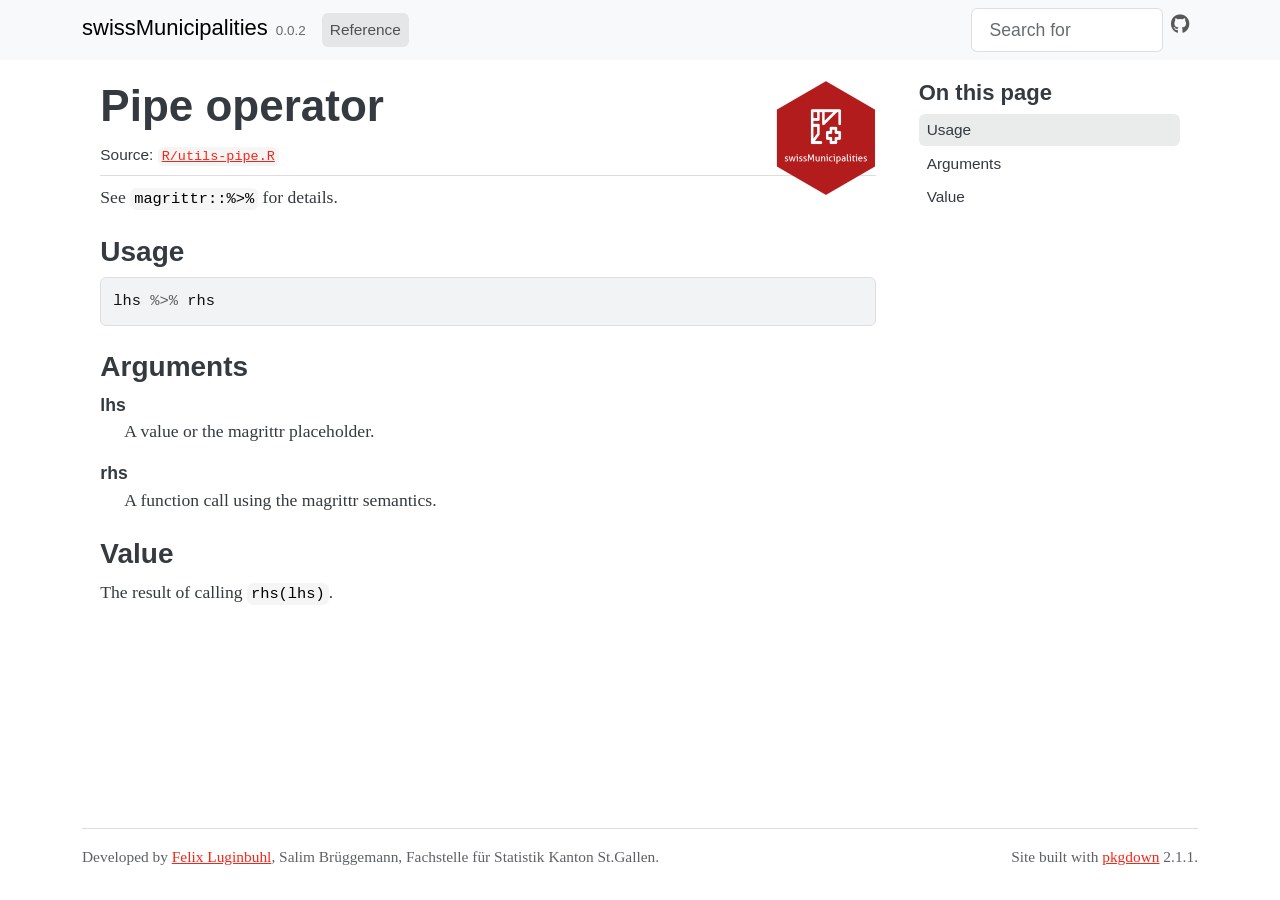
<file: reference/pipe.html>
<!DOCTYPE html>
<!-- Generated by pkgdown: do not edit by hand --><html lang="en"><head><meta http-equiv="Content-Type" content="text/html; charset=UTF-8"><meta charset="utf-8"><meta http-equiv="X-UA-Compatible" content="IE=edge"><meta name="viewport" content="width=device-width, initial-scale=1, shrink-to-fit=no"><title>Pipe operator — %&gt;% • swissMunicipalities</title><script src="../deps/jquery-3.6.0/jquery-3.6.0.min.js"></script><meta name="viewport" content="width=device-width, initial-scale=1, shrink-to-fit=no"><link href="../deps/bootstrap-5.3.1/bootstrap.min.css" rel="stylesheet"><script src="../deps/bootstrap-5.3.1/bootstrap.bundle.min.js"></script><link href="../deps/font-awesome-6.4.2/css/all.min.css" rel="stylesheet"><link href="../deps/font-awesome-6.4.2/css/v4-shims.min.css" rel="stylesheet"><script src="../deps/headroom-0.11.0/headroom.min.js"></script><script src="../deps/headroom-0.11.0/jQuery.headroom.min.js"></script><script src="../deps/bootstrap-toc-1.0.1/bootstrap-toc.min.js"></script><script src="../deps/clipboard.js-2.0.11/clipboard.min.js"></script><script src="../deps/search-1.0.0/autocomplete.jquery.min.js"></script><script src="../deps/search-1.0.0/fuse.min.js"></script><script src="../deps/search-1.0.0/mark.min.js"></script><!-- pkgdown --><script src="../pkgdown.js"></script><meta property="og:title" content="Pipe operator — %&gt;%"><meta name="description" content="See magrittr::%&amp;gt;% for details."><meta property="og:description" content="See magrittr::%&amp;gt;% for details."><meta property="og:image" content="http://swissstatsr.org/swissMunicipalities/logo.png"></head><body>
    <a href="#main" class="visually-hidden-focusable">Skip to contents</a>


    <nav class="navbar navbar-expand-lg fixed-top bg-light" data-bs-theme="light" aria-label="Site navigation"><div class="container">

    <a class="navbar-brand me-2" href="../index.html">swissMunicipalities</a>

    <small class="nav-text text-muted me-auto" data-bs-toggle="tooltip" data-bs-placement="bottom" title="">0.0.2</small>


    <button class="navbar-toggler" type="button" data-bs-toggle="collapse" data-bs-target="#navbar" aria-controls="navbar" aria-expanded="false" aria-label="Toggle navigation">
      <span class="navbar-toggler-icon"></span>
    </button>

    <div id="navbar" class="collapse navbar-collapse ms-3">
      <ul class="navbar-nav me-auto"><li class="active nav-item"><a class="nav-link" href="../reference/index.html">Reference</a></li>
      </ul><ul class="navbar-nav"><li class="nav-item"><form class="form-inline" role="search">
 <input class="form-control" type="search" name="search-input" id="search-input" autocomplete="off" aria-label="Search site" placeholder="Search for" data-search-index="../search.json"></form></li>
<li class="nav-item"><a class="external-link nav-link" href="https://github.com/swissstatsr/swissMunicipalities/" aria-label="GitHub"><span class="fa fab fa-github fa-lg"></span></a></li>
      </ul></div>


  </div>
</nav><div class="container template-reference-topic">
<div class="row">
  <main id="main" class="col-md-9"><div class="page-header">
      <img src="../logo.png" class="logo" alt=""><h1>Pipe operator</h1>
      <small class="dont-index">Source: <a href="https://github.com/swissstatsr/swissMunicipalities/blob/main/R/utils-pipe.R" class="external-link"><code>R/utils-pipe.R</code></a></small>
      <div class="d-none name"><code>pipe.Rd</code></div>
    </div>

    <div class="ref-description section level2">
    <p>See <code>magrittr::%&gt;%</code> for details.</p>
    </div>

    <div class="section level2">
    <h2 id="ref-usage">Usage<a class="anchor" aria-label="anchor" href="#ref-usage"></a></h2>
    <div class="sourceCode"><pre class="sourceCode r"><code><span><span class="va">lhs</span> <span class="op">%&gt;%</span> <span class="va">rhs</span></span></code></pre></div>
    </div>

    <div class="section level2">
    <h2 id="arguments">Arguments<a class="anchor" aria-label="anchor" href="#arguments"></a></h2>


<dl><dt id="arg-lhs">lhs<a class="anchor" aria-label="anchor" href="#arg-lhs"></a></dt>
<dd><p>A value or the magrittr placeholder.</p></dd>


<dt id="arg-rhs">rhs<a class="anchor" aria-label="anchor" href="#arg-rhs"></a></dt>
<dd><p>A function call using the magrittr semantics.</p></dd>

</dl></div>
    <div class="section level2">
    <h2 id="value">Value<a class="anchor" aria-label="anchor" href="#value"></a></h2>
    <p>The result of calling <code>rhs(lhs)</code>.</p>
    </div>

  </main><aside class="col-md-3"><nav id="toc" aria-label="Table of contents"><h2>On this page</h2>
    </nav></aside></div>


    <footer><div class="pkgdown-footer-left">
  <p>Developed by <a href="https://felixluginbuhl.com" class="external-link">Felix Luginbuhl</a>, Salim Brüggemann, Fachstelle für Statistik Kanton St.Gallen.</p>
</div>

<div class="pkgdown-footer-right">
  <p>Site built with <a href="https://pkgdown.r-lib.org/" class="external-link">pkgdown</a> 2.1.1.</p>
</div>

    </footer></div>





  </body></html>
</file>
<file: deps/font-awesome-6.4.2/css/v4-shims.min.css>
/*!
 * Font Awesome Free 6.4.2 by @fontawesome - https://fontawesome.com
 * License - https://fontawesome.com/license/free (Icons: CC BY 4.0, Fonts: SIL OFL 1.1, Code: MIT License)
 * Copyright 2023 Fonticons, Inc.
 */
.fa.fa-glass:before{content:"\f000"}.fa.fa-envelope-o{font-family:"Font Awesome 6 Free";font-weight:400}.fa.fa-envelope-o:before{content:"\f0e0"}.fa.fa-star-o{font-family:"Font Awesome 6 Free";font-weight:400}.fa.fa-star-o:before{content:"\f005"}.fa.fa-close:before,.fa.fa-remove:before{content:"\f00d"}.fa.fa-gear:before{content:"\f013"}.fa.fa-trash-o{font-family:"Font Awesome 6 Free";font-weight:400}.fa.fa-trash-o:before{content:"\f2ed"}.fa.fa-home:before{content:"\f015"}.fa.fa-file-o{font-family:"Font Awesome 6 Free";font-weight:400}.fa.fa-file-o:before{content:"\f15b"}.fa.fa-clock-o{font-family:"Font Awesome 6 Free";font-weight:400}.fa.fa-clock-o:before{content:"\f017"}.fa.fa-arrow-circle-o-down{font-family:"Font Awesome 6 Free";font-weight:400}.fa.fa-arrow-circle-o-down:before{content:"\f358"}.fa.fa-arrow-circle-o-up{font-family:"Font Awesome 6 Free";font-weight:400}.fa.fa-arrow-circle-o-up:before{content:"\f35b"}.fa.fa-play-circle-o{font-family:"Font Awesome 6 Free";font-weight:400}.fa.fa-play-circle-o:before{content:"\f144"}.fa.fa-repeat:before,.fa.fa-rotate-right:before{content:"\f01e"}.fa.fa-refresh:before{content:"\f021"}.fa.fa-list-alt{font-family:"Font Awesome 6 Free";font-weight:400}.fa.fa-list-alt:before{content:"\f022"}.fa.fa-dedent:before{content:"\f03b"}.fa.fa-video-camera:before{content:"\f03d"}.fa.fa-picture-o{font-family:"Font Awesome 6 Free";font-weight:400}.fa.fa-picture-o:before{content:"\f03e"}.fa.fa-photo{font-family:"Font Awesome 6 Free";font-weight:400}.fa.fa-photo:before{content:"\f03e"}.fa.fa-image{font-family:"Font Awesome 6 Free";font-weight:400}.fa.fa-image:before{content:"\f03e"}.fa.fa-map-marker:before{content:"\f3c5"}.fa.fa-pencil-square-o{font-family:"Font Awesome 6 Free";font-weight:400}.fa.fa-pencil-square-o:before{content:"\f044"}.fa.fa-edit{font-family:"Font Awesome 6 Free";font-weight:400}.fa.fa-edit:before{content:"\f044"}.fa.fa-share-square-o:before{content:"\f14d"}.fa.fa-check-square-o{font-family:"Font Awesome 6 Free";font-weight:400}.fa.fa-check-square-o:before{content:"\f14a"}.fa.fa-arrows:before{content:"\f0b2"}.fa.fa-times-circle-o{font-family:"Font Awesome 6 Free";font-weight:400}.fa.fa-times-circle-o:before{content:"\f057"}.fa.fa-check-circle-o{font-family:"Font Awesome 6 Free";font-weight:400}.fa.fa-check-circle-o:before{content:"\f058"}.fa.fa-mail-forward:before{content:"\f064"}.fa.fa-expand:before{content:"\f424"}.fa.fa-compress:before{content:"\f422"}.fa.fa-eye,.fa.fa-eye-slash{font-family:"Font Awesome 6 Free";font-weight:400}.fa.fa-warning:before{content:"\f071"}.fa.fa-calendar:before{content:"\f073"}.fa.fa-arrows-v:before{content:"\f338"}.fa.fa-arrows-h:before{content:"\f337"}.fa.fa-bar-chart-o:before,.fa.fa-bar-chart:before{content:"\e0e3"}.fa.fa-twitter-square{font-family:"Font Awesome 6 Brands";font-weight:400}.fa.fa-twitter-square:before{content:"\f081"}.fa.fa-facebook-square{font-family:"Font Awesome 6 Brands";font-weight:400}.fa.fa-facebook-square:before{content:"\f082"}.fa.fa-gears:before{content:"\f085"}.fa.fa-thumbs-o-up{font-family:"Font Awesome 6 Free";font-weight:400}.fa.fa-thumbs-o-up:before{content:"\f164"}.fa.fa-thumbs-o-down{font-family:"Font Awesome 6 Free";font-weight:400}.fa.fa-thumbs-o-down:before{content:"\f165"}.fa.fa-heart-o{font-family:"Font Awesome 6 Free";font-weight:400}.fa.fa-heart-o:before{content:"\f004"}.fa.fa-sign-out:before{content:"\f2f5"}.fa.fa-linkedin-square{font-family:"Font Awesome 6 Brands";font-weight:400}.fa.fa-linkedin-square:before{content:"\f08c"}.fa.fa-thumb-tack:before{content:"\f08d"}.fa.fa-external-link:before{content:"\f35d"}.fa.fa-sign-in:before{content:"\f2f6"}.fa.fa-github-square{font-family:"Font Awesome 6 Brands";font-weight:400}.fa.fa-github-square:before{content:"\f092"}.fa.fa-lemon-o{font-family:"Font Awesome 6 Free";font-weight:400}.fa.fa-lemon-o:before{content:"\f094"}.fa.fa-square-o{font-family:"Font Awesome 6 Free";font-weight:400}.fa.fa-square-o:before{content:"\f0c8"}.fa.fa-bookmark-o{font-family:"Font Awesome 6 Free";font-weight:400}.fa.fa-bookmark-o:before{content:"\f02e"}.fa.fa-facebook,.fa.fa-twitter{font-family:"Font Awesome 6 Brands";font-weight:400}.fa.fa-facebook:before{content:"\f39e"}.fa.fa-facebook-f{font-family:"Font Awesome 6 Brands";font-weight:400}.fa.fa-facebook-f:before{content:"\f39e"}.fa.fa-github{font-family:"Font Awesome 6 Brands";font-weight:400}.fa.fa-credit-card{font-family:"Font Awesome 6 Free";font-weight:400}.fa.fa-feed:before{content:"\f09e"}.fa.fa-hdd-o{font-family:"Font Awesome 6 Free";font-weight:400}.fa.fa-hdd-o:before{content:"\f0a0"}.fa.fa-hand-o-right{font-family:"Font Awesome 6 Free";font-weight:400}.fa.fa-hand-o-right:before{content:"\f0a4"}.fa.fa-hand-o-left{font-family:"Font Awesome 6 Free";font-weight:400}.fa.fa-hand-o-left:before{content:"\f0a5"}.fa.fa-hand-o-up{font-family:"Font Awesome 6 Free";font-weight:400}.fa.fa-hand-o-up:before{content:"\f0a6"}.fa.fa-hand-o-down{font-family:"Font Awesome 6 Free";font-weight:400}.fa.fa-hand-o-down:before{content:"\f0a7"}.fa.fa-globe:before{content:"\f57d"}.fa.fa-tasks:before{content:"\f828"}.fa.fa-arrows-alt:before{content:"\f31e"}.fa.fa-group:before{content:"\f0c0"}.fa.fa-chain:before{content:"\f0c1"}.fa.fa-cut:before{content:"\f0c4"}.fa.fa-files-o{font-family:"Font Awesome 6 Free";font-weight:400}.fa.fa-files-o:before{content:"\f0c5"}.fa.fa-floppy-o{font-family:"Font Awesome 6 Free";font-weight:400}.fa.fa-floppy-o:before{content:"\f0c7"}.fa.fa-save{font-family:"Font Awesome 6 Free";font-weight:400}.fa.fa-save:before{content:"\f0c7"}.fa.fa-navicon:before,.fa.fa-reorder:before{content:"\f0c9"}.fa.fa-magic:before{content:"\e2ca"}.fa.fa-pinterest,.fa.fa-pinterest-square{font-family:"Font Awesome 6 Brands";font-weight:400}.fa.fa-pinterest-square:before{content:"\f0d3"}.fa.fa-google-plus-square{font-family:"Font Awesome 6 Brands";font-weight:400}.fa.fa-google-plus-square:before{content:"\f0d4"}.fa.fa-google-plus{font-family:"Font Awesome 6 Brands";font-weight:400}.fa.fa-google-plus:before{content:"\f0d5"}.fa.fa-money:before{content:"\f3d1"}.fa.fa-unsorted:before{content:"\f0dc"}.fa.fa-sort-desc:before{content:"\f0dd"}.fa.fa-sort-asc:before{content:"\f0de"}.fa.fa-linkedin{font-family:"Font Awesome 6 Brands";font-weight:400}.fa.fa-linkedin:before{content:"\f0e1"}.fa.fa-rotate-left:before{content:"\f0e2"}.fa.fa-legal:before{content:"\f0e3"}.fa.fa-dashboard:before,.fa.fa-tachometer:before{content:"\f625"}.fa.fa-comment-o{font-family:"Font Awesome 6 Free";font-weight:400}.fa.fa-comment-o:before{content:"\f075"}.fa.fa-comments-o{font-family:"Font Awesome 6 Free";font-weight:400}.fa.fa-comments-o:before{content:"\f086"}.fa.fa-flash:before{content:"\f0e7"}.fa.fa-clipboard:before{content:"\f0ea"}.fa.fa-lightbulb-o{font-family:"Font Awesome 6 Free";font-weight:400}.fa.fa-lightbulb-o:before{content:"\f0eb"}.fa.fa-exchange:before{content:"\f362"}.fa.fa-cloud-download:before{content:"\f0ed"}.fa.fa-cloud-upload:before{content:"\f0ee"}.fa.fa-bell-o{font-family:"Font Awesome 6 Free";font-weight:400}.fa.fa-bell-o:before{content:"\f0f3"}.fa.fa-cutlery:before{content:"\f2e7"}.fa.fa-file-text-o{font-family:"Font Awesome 6 Free";font-weight:400}.fa.fa-file-text-o:before{content:"\f15c"}.fa.fa-building-o{font-family:"Font Awesome 6 Free";font-weight:400}.fa.fa-building-o:before{content:"\f1ad"}.fa.fa-hospital-o{font-family:"Font Awesome 6 Free";font-weight:400}.fa.fa-hospital-o:before{content:"\f0f8"}.fa.fa-tablet:before{content:"\f3fa"}.fa.fa-mobile-phone:before,.fa.fa-mobile:before{content:"\f3cd"}.fa.fa-circle-o{font-family:"Font Awesome 6 Free";font-weight:400}.fa.fa-circle-o:before{content:"\f111"}.fa.fa-mail-reply:before{content:"\f3e5"}.fa.fa-github-alt{font-family:"Font Awesome 6 Brands";font-weight:400}.fa.fa-folder-o{font-family:"Font Awesome 6 Free";font-weight:400}.fa.fa-folder-o:before{content:"\f07b"}.fa.fa-folder-open-o{font-family:"Font Awesome 6 Free";font-weight:400}.fa.fa-folder-open-o:before{content:"\f07c"}.fa.fa-smile-o{font-family:"Font Awesome 6 Free";font-weight:400}.fa.fa-smile-o:before{content:"\f118"}.fa.fa-frown-o{font-family:"Font Awesome 6 Free";font-weight:400}.fa.fa-frown-o:before{content:"\f119"}.fa.fa-meh-o{font-family:"Font Awesome 6 Free";font-weight:400}.fa.fa-meh-o:before{content:"\f11a"}.fa.fa-keyboard-o{font-family:"Font Awesome 6 Free";font-weight:400}.fa.fa-keyboard-o:before{content:"\f11c"}.fa.fa-flag-o{font-family:"Font Awesome 6 Free";font-weight:400}.fa.fa-flag-o:before{content:"\f024"}.fa.fa-mail-reply-all:before{content:"\f122"}.fa.fa-star-half-o{font-family:"Font Awesome 6 Free";font-weight:400}.fa.fa-star-half-o:before{content:"\f5c0"}.fa.fa-star-half-empty{font-family:"Font Awesome 6 Free";font-weight:400}.fa.fa-star-half-empty:before{content:"\f5c0"}.fa.fa-star-half-full{font-family:"Font Awesome 6 Free";font-weight:400}.fa.fa-star-half-full:before{content:"\f5c0"}.fa.fa-code-fork:before{content:"\f126"}.fa.fa-chain-broken:before,.fa.fa-unlink:before{content:"\f127"}.fa.fa-calendar-o{font-family:"Font Awesome 6 Free";font-weight:400}.fa.fa-calendar-o:before{content:"\f133"}.fa.fa-css3,.fa.fa-html5,.fa.fa-maxcdn{font-family:"Font Awesome 6 Brands";font-weight:400}.fa.fa-unlock-alt:before{content:"\f09c"}.fa.fa-minus-square-o{font-family:"Font Awesome 6 Free";font-weight:400}.fa.fa-minus-square-o:before{content:"\f146"}.fa.fa-level-up:before{content:"\f3bf"}.fa.fa-level-down:before{content:"\f3be"}.fa.fa-pencil-square:before{content:"\f14b"}.fa.fa-external-link-square:before{content:"\f360"}.fa.fa-compass{font-family:"Font Awesome 6 Free";font-weight:400}.fa.fa-caret-square-o-down{font-family:"Font Awesome 6 Free";font-weight:400}.fa.fa-caret-square-o-down:before{content:"\f150"}.fa.fa-toggle-down{font-family:"Font Awesome 6 Free";font-weight:400}.fa.fa-toggle-down:before{content:"\f150"}.fa.fa-caret-square-o-up{font-family:"Font Awesome 6 Free";font-weight:400}.fa.fa-caret-square-o-up:before{content:"\f151"}.fa.fa-toggle-up{font-family:"Font Awesome 6 Free";font-weight:400}.fa.fa-toggle-up:before{content:"\f151"}.fa.fa-caret-square-o-right{font-family:"Font Awesome 6 Free";font-weight:400}.fa.fa-caret-square-o-right:before{content:"\f152"}.fa.fa-toggle-right{font-family:"Font Awesome 6 Free";font-weight:400}.fa.fa-toggle-right:before{content:"\f152"}.fa.fa-eur:before,.fa.fa-euro:before{content:"\f153"}.fa.fa-gbp:before{content:"\f154"}.fa.fa-dollar:before,.fa.fa-usd:before{content:"\24"}.fa.fa-inr:before,.fa.fa-rupee:before{content:"\e1bc"}.fa.fa-cny:before,.fa.fa-jpy:before,.fa.fa-rmb:before,.fa.fa-yen:before{content:"\f157"}.fa.fa-rouble:before,.fa.fa-rub:before,.fa.fa-ruble:before{content:"\f158"}.fa.fa-krw:before,.fa.fa-won:before{content:"\f159"}.fa.fa-bitcoin,.fa.fa-btc{font-family:"Font Awesome 6 Brands";font-weight:400}.fa.fa-bitcoin:before{content:"\f15a"}.fa.fa-file-text:before{content:"\f15c"}.fa.fa-sort-alpha-asc:before{content:"\f15d"}.fa.fa-sort-alpha-desc:before{content:"\f881"}.fa.fa-sort-amount-asc:before{content:"\f884"}.fa.fa-sort-amount-desc:before{content:"\f160"}.fa.fa-sort-numeric-asc:before{content:"\f162"}.fa.fa-sort-numeric-desc:before{content:"\f886"}.fa.fa-youtube-square{font-family:"Font Awesome 6 Brands";font-weight:400}.fa.fa-youtube-square:before{content:"\f431"}.fa.fa-xing,.fa.fa-xing-square,.fa.fa-youtube{font-family:"Font Awesome 6 Brands";font-weight:400}.fa.fa-xing-square:before{content:"\f169"}.fa.fa-youtube-play{font-family:"Font Awesome 6 Brands";font-weight:400}.fa.fa-youtube-play:before{content:"\f167"}.fa.fa-adn,.fa.fa-bitbucket,.fa.fa-bitbucket-square,.fa.fa-dropbox,.fa.fa-flickr,.fa.fa-instagram,.fa.fa-stack-overflow{font-family:"Font Awesome 6 Brands";font-weight:400}.fa.fa-bitbucket-square:before{content:"\f171"}.fa.fa-tumblr,.fa.fa-tumblr-square{font-family:"Font Awesome 6 Brands";font-weight:400}.fa.fa-tumblr-square:before{content:"\f174"}.fa.fa-long-arrow-down:before{content:"\f309"}.fa.fa-long-arrow-up:before{content:"\f30c"}.fa.fa-long-arrow-left:before{content:"\f30a"}.fa.fa-long-arrow-right:before{content:"\f30b"}.fa.fa-android,.fa.fa-apple,.fa.fa-dribbble,.fa.fa-foursquare,.fa.fa-gittip,.fa.fa-gratipay,.fa.fa-linux,.fa.fa-skype,.fa.fa-trello,.fa.fa-windows{font-family:"Font Awesome 6 Brands";font-weight:400}.fa.fa-gittip:before{content:"\f184"}.fa.fa-sun-o{font-family:"Font Awesome 6 Free";font-weight:400}.fa.fa-sun-o:before{content:"\f185"}.fa.fa-moon-o{font-family:"Font Awesome 6 Free";font-weight:400}.fa.fa-moon-o:before{content:"\f186"}.fa.fa-pagelines,.fa.fa-renren,.fa.fa-stack-exchange,.fa.fa-vk,.fa.fa-weibo{font-family:"Font Awesome 6 Brands";font-weight:400}.fa.fa-arrow-circle-o-right{font-family:"Font Awesome 6 Free";font-weight:400}.fa.fa-arrow-circle-o-right:before{content:"\f35a"}.fa.fa-arrow-circle-o-left{font-family:"Font Awesome 6 Free";font-weight:400}.fa.fa-arrow-circle-o-left:before{content:"\f359"}.fa.fa-caret-square-o-left{font-family:"Font Awesome 6 Free";font-weight:400}.fa.fa-caret-square-o-left:before{content:"\f191"}.fa.fa-toggle-left{font-family:"Font Awesome 6 Free";font-weight:400}.fa.fa-toggle-left:before{content:"\f191"}.fa.fa-dot-circle-o{font-family:"Font Awesome 6 Free";font-weight:400}.fa.fa-dot-circle-o:before{content:"\f192"}.fa.fa-vimeo-square{font-family:"Font Awesome 6 Brands";font-weight:400}.fa.fa-vimeo-square:before{content:"\f194"}.fa.fa-try:before,.fa.fa-turkish-lira:before{content:"\e2bb"}.fa.fa-plus-square-o{font-family:"Font Awesome 6 Free";font-weight:400}.fa.fa-plus-square-o:before{content:"\f0fe"}.fa.fa-openid,.fa.fa-slack,.fa.fa-wordpress{font-family:"Font Awesome 6 Brands";font-weight:400}.fa.fa-bank:before,.fa.fa-institution:before{content:"\f19c"}.fa.fa-mortar-board:before{content:"\f19d"}.fa.fa-google,.fa.fa-reddit,.fa.fa-reddit-square,.fa.fa-yahoo{font-family:"Font Awesome 6 Brands";font-weight:400}.fa.fa-reddit-square:before{content:"\f1a2"}.fa.fa-behance,.fa.fa-behance-square,.fa.fa-delicious,.fa.fa-digg,.fa.fa-drupal,.fa.fa-joomla,.fa.fa-pied-piper-alt,.fa.fa-pied-piper-pp,.fa.fa-stumbleupon,.fa.fa-stumbleupon-circle{font-family:"Font Awesome 6 Brands";font-weight:400}.fa.fa-behance-square:before{content:"\f1b5"}.fa.fa-steam,.fa.fa-steam-square{font-family:"Font Awesome 6 Brands";font-weight:400}.fa.fa-steam-square:before{content:"\f1b7"}.fa.fa-automobile:before{content:"\f1b9"}.fa.fa-cab:before{content:"\f1ba"}.fa.fa-deviantart,.fa.fa-soundcloud,.fa.fa-spotify{font-family:"Font Awesome 6 Brands";font-weight:400}.fa.fa-file-pdf-o{font-family:"Font Awesome 6 Free";font-weight:400}.fa.fa-file-pdf-o:before{content:"\f1c1"}.fa.fa-file-word-o{font-family:"Font Awesome 6 Free";font-weight:400}.fa.fa-file-word-o:before{content:"\f1c2"}.fa.fa-file-excel-o{font-family:"Font Awesome 6 Free";font-weight:400}.fa.fa-file-excel-o:before{content:"\f1c3"}.fa.fa-file-powerpoint-o{font-family:"Font Awesome 6 Free";font-weight:400}.fa.fa-file-powerpoint-o:before{content:"\f1c4"}.fa.fa-file-image-o{font-family:"Font Awesome 6 Free";font-weight:400}.fa.fa-file-image-o:before{content:"\f1c5"}.fa.fa-file-photo-o{font-family:"Font Awesome 6 Free";font-weight:400}.fa.fa-file-photo-o:before{content:"\f1c5"}.fa.fa-file-picture-o{font-family:"Font Awesome 6 Free";font-weight:400}.fa.fa-file-picture-o:before{content:"\f1c5"}.fa.fa-file-archive-o{font-family:"Font Awesome 6 Free";font-weight:400}.fa.fa-file-archive-o:before{content:"\f1c6"}.fa.fa-file-zip-o{font-family:"Font Awesome 6 Free";font-weight:400}.fa.fa-file-zip-o:before{content:"\f1c6"}.fa.fa-file-audio-o{font-family:"Font Awesome 6 Free";font-weight:400}.fa.fa-file-audio-o:before{content:"\f1c7"}.fa.fa-file-sound-o{font-family:"Font Awesome 6 Free";font-weight:400}.fa.fa-file-sound-o:before{content:"\f1c7"}.fa.fa-file-video-o{font-family:"Font Awesome 6 Free";font-weight:400}.fa.fa-file-video-o:before{content:"\f1c8"}.fa.fa-file-movie-o{font-family:"Font Awesome 6 Free";font-weight:400}.fa.fa-file-movie-o:before{content:"\f1c8"}.fa.fa-file-code-o{font-family:"Font Awesome 6 Free";font-weight:400}.fa.fa-file-code-o:before{content:"\f1c9"}.fa.fa-codepen,.fa.fa-jsfiddle,.fa.fa-vine{font-family:"Font Awesome 6 Brands";font-weight:400}.fa.fa-life-bouy:before,.fa.fa-life-buoy:before,.fa.fa-life-saver:before,.fa.fa-support:before{content:"\f1cd"}.fa.fa-circle-o-notch:before{content:"\f1ce"}.fa.fa-ra,.fa.fa-rebel{font-family:"Font Awesome 6 Brands";font-weight:400}.fa.fa-ra:before{content:"\f1d0"}.fa.fa-resistance{font-family:"Font Awesome 6 Brands";font-weight:400}.fa.fa-resistance:before{content:"\f1d0"}.fa.fa-empire,.fa.fa-ge{font-family:"Font Awesome 6 Brands";font-weight:400}.fa.fa-ge:before{content:"\f1d1"}.fa.fa-git-square{font-family:"Font Awesome 6 Brands";font-weight:400}.fa.fa-git-square:before{content:"\f1d2"}.fa.fa-git,.fa.fa-hacker-news,.fa.fa-y-combinator-square{font-family:"Font Awesome 6 Brands";font-weight:400}.fa.fa-y-combinator-square:before{content:"\f1d4"}.fa.fa-yc-square{font-family:"Font Awesome 6 Brands";font-weight:400}.fa.fa-yc-square:before{content:"\f1d4"}.fa.fa-qq,.fa.fa-tencent-weibo,.fa.fa-wechat,.fa.fa-weixin{font-family:"Font Awesome 6 Brands";font-weight:400}.fa.fa-wechat:before{content:"\f1d7"}.fa.fa-send:before{content:"\f1d8"}.fa.fa-paper-plane-o{font-family:"Font Awesome 6 Free";font-weight:400}.fa.fa-paper-plane-o:before{content:"\f1d8"}.fa.fa-send-o{font-family:"Font Awesome 6 Free";font-weight:400}.fa.fa-send-o:before{content:"\f1d8"}.fa.fa-circle-thin{font-family:"Font Awesome 6 Free";font-weight:400}.fa.fa-circle-thin:before{content:"\f111"}.fa.fa-header:before{content:"\f1dc"}.fa.fa-futbol-o{font-family:"Font Awesome 6 Free";font-weight:400}.fa.fa-futbol-o:before{content:"\f1e3"}.fa.fa-soccer-ball-o{font-family:"Font Awesome 6 Free";font-weight:400}.fa.fa-soccer-ball-o:before{content:"\f1e3"}.fa.fa-slideshare,.fa.fa-twitch,.fa.fa-yelp{font-family:"Font Awesome 6 Brands";font-weight:400}.fa.fa-newspaper-o{font-family:"Font Awesome 6 Free";font-weight:400}.fa.fa-newspaper-o:before{content:"\f1ea"}.fa.fa-cc-amex,.fa.fa-cc-discover,.fa.fa-cc-mastercard,.fa.fa-cc-paypal,.fa.fa-cc-stripe,.fa.fa-cc-visa,.fa.fa-google-wallet,.fa.fa-paypal{font-family:"Font Awesome 6 Brands";font-weight:400}.fa.fa-bell-slash-o{font-family:"Font Awesome 6 Free";font-weight:400}.fa.fa-bell-slash-o:before{content:"\f1f6"}.fa.fa-trash:before{content:"\f2ed"}.fa.fa-copyright{font-family:"Font Awesome 6 Free";font-weight:400}.fa.fa-eyedropper:before{content:"\f1fb"}.fa.fa-area-chart:before{content:"\f1fe"}.fa.fa-pie-chart:before{content:"\f200"}.fa.fa-line-chart:before{content:"\f201"}.fa.fa-lastfm,.fa.fa-lastfm-square{font-family:"Font Awesome 6 Brands";font-weight:400}.fa.fa-lastfm-square:before{content:"\f203"}.fa.fa-angellist,.fa.fa-ioxhost{font-family:"Font Awesome 6 Brands";font-weight:400}.fa.fa-cc{font-family:"Font Awesome 6 Free";font-weight:400}.fa.fa-cc:before{content:"\f20a"}.fa.fa-ils:before,.fa.fa-shekel:before,.fa.fa-sheqel:before{content:"\f20b"}.fa.fa-buysellads,.fa.fa-connectdevelop,.fa.fa-dashcube,.fa.fa-forumbee,.fa.fa-leanpub,.fa.fa-sellsy,.fa.fa-shirtsinbulk,.fa.fa-simplybuilt,.fa.fa-skyatlas{font-family:"Font Awesome 6 Brands";font-weight:400}.fa.fa-diamond{font-family:"Font Awesome 6 Free";font-weight:400}.fa.fa-diamond:before{content:"\f3a5"}.fa.fa-intersex:before,.fa.fa-transgender:before{content:"\f224"}.fa.fa-transgender-alt:before{content:"\f225"}.fa.fa-facebook-official{font-family:"Font Awesome 6 Brands";font-weight:400}.fa.fa-facebook-official:before{content:"\f09a"}.fa.fa-pinterest-p,.fa.fa-whatsapp{font-family:"Font Awesome 6 Brands";font-weight:400}.fa.fa-hotel:before{content:"\f236"}.fa.fa-medium,.fa.fa-viacoin,.fa.fa-y-combinator,.fa.fa-yc{font-family:"Font Awesome 6 Brands";font-weight:400}.fa.fa-yc:before{content:"\f23b"}.fa.fa-expeditedssl,.fa.fa-opencart,.fa.fa-optin-monster{font-family:"Font Awesome 6 Brands";font-weight:400}.fa.fa-battery-4:before,.fa.fa-battery:before{content:"\f240"}.fa.fa-battery-3:before{content:"\f241"}.fa.fa-battery-2:before{content:"\f242"}.fa.fa-battery-1:before{content:"\f243"}.fa.fa-battery-0:before{content:"\f244"}.fa.fa-object-group,.fa.fa-object-ungroup,.fa.fa-sticky-note-o{font-family:"Font Awesome 6 Free";font-weight:400}.fa.fa-sticky-note-o:before{content:"\f249"}.fa.fa-cc-diners-club,.fa.fa-cc-jcb{font-family:"Font Awesome 6 Brands";font-weight:400}.fa.fa-clone{font-family:"Font Awesome 6 Free";font-weight:400}.fa.fa-hourglass-o:before{content:"\f254"}.fa.fa-hourglass-1:before{content:"\f251"}.fa.fa-hourglass-2:before{content:"\f252"}.fa.fa-hourglass-3:before{content:"\f253"}.fa.fa-hand-rock-o{font-family:"Font Awesome 6 Free";font-weight:400}.fa.fa-hand-rock-o:before{content:"\f255"}.fa.fa-hand-grab-o{font-family:"Font Awesome 6 Free";font-weight:400}.fa.fa-hand-grab-o:before{content:"\f255"}.fa.fa-hand-paper-o{font-family:"Font Awesome 6 Free";font-weight:400}.fa.fa-hand-paper-o:before{content:"\f256"}.fa.fa-hand-stop-o{font-family:"Font Awesome 6 Free";font-weight:400}.fa.fa-hand-stop-o:before{content:"\f256"}.fa.fa-hand-scissors-o{font-family:"Font Awesome 6 Free";font-weight:400}.fa.fa-hand-scissors-o:before{content:"\f257"}.fa.fa-hand-lizard-o{font-family:"Font Awesome 6 Free";font-weight:400}.fa.fa-hand-lizard-o:before{content:"\f258"}.fa.fa-hand-spock-o{font-family:"Font Awesome 6 Free";font-weight:400}.fa.fa-hand-spock-o:before{content:"\f259"}.fa.fa-hand-pointer-o{font-family:"Font Awesome 6 Free";font-weight:400}.fa.fa-hand-pointer-o:before{content:"\f25a"}.fa.fa-hand-peace-o{font-family:"Font Awesome 6 Free";font-weight:400}.fa.fa-hand-peace-o:before{content:"\f25b"}.fa.fa-registered{font-family:"Font Awesome 6 Free";font-weight:400}.fa.fa-creative-commons,.fa.fa-gg,.fa.fa-gg-circle,.fa.fa-odnoklassniki,.fa.fa-odnoklassniki-square{font-family:"Font Awesome 6 Brands";font-weight:400}.fa.fa-odnoklassniki-square:before{content:"\f264"}.fa.fa-chrome,.fa.fa-firefox,.fa.fa-get-pocket,.fa.fa-internet-explorer,.fa.fa-opera,.fa.fa-safari,.fa.fa-wikipedia-w{font-family:"Font Awesome 6 Brands";font-weight:400}.fa.fa-television:before{content:"\f26c"}.fa.fa-500px,.fa.fa-amazon,.fa.fa-contao{font-family:"Font Awesome 6 Brands";font-weight:400}.fa.fa-calendar-plus-o{font-family:"Font Awesome 6 Free";font-weight:400}.fa.fa-calendar-plus-o:before{content:"\f271"}.fa.fa-calendar-minus-o{font-family:"Font Awesome 6 Free";font-weight:400}.fa.fa-calendar-minus-o:before{content:"\f272"}.fa.fa-calendar-times-o{font-family:"Font Awesome 6 Free";font-weight:400}.fa.fa-calendar-times-o:before{content:"\f273"}.fa.fa-calendar-check-o{font-family:"Font Awesome 6 Free";font-weight:400}.fa.fa-calendar-check-o:before{content:"\f274"}.fa.fa-map-o{font-family:"Font Awesome 6 Free";font-weight:400}.fa.fa-map-o:before{content:"\f279"}.fa.fa-commenting:before{content:"\f4ad"}.fa.fa-commenting-o{font-family:"Font Awesome 6 Free";font-weight:400}.fa.fa-commenting-o:before{content:"\f4ad"}.fa.fa-houzz,.fa.fa-vimeo{font-family:"Font Awesome 6 Brands";font-weight:400}.fa.fa-vimeo:before{content:"\f27d"}.fa.fa-black-tie,.fa.fa-edge,.fa.fa-fonticons,.fa.fa-reddit-alien{font-family:"Font Awesome 6 Brands";font-weight:400}.fa.fa-credit-card-alt:before{content:"\f09d"}.fa.fa-codiepie,.fa.fa-fort-awesome,.fa.fa-mixcloud,.fa.fa-modx,.fa.fa-product-hunt,.fa.fa-scribd,.fa.fa-usb{font-family:"Font Awesome 6 Brands";font-weight:400}.fa.fa-pause-circle-o{font-family:"Font Awesome 6 Free";font-weight:400}.fa.fa-pause-circle-o:before{content:"\f28b"}.fa.fa-stop-circle-o{font-family:"Font Awesome 6 Free";font-weight:400}.fa.fa-stop-circle-o:before{content:"\f28d"}.fa.fa-bluetooth,.fa.fa-bluetooth-b,.fa.fa-envira,.fa.fa-gitlab,.fa.fa-wheelchair-alt,.fa.fa-wpbeginner,.fa.fa-wpforms{font-family:"Font Awesome 6 Brands";font-weight:400}.fa.fa-wheelchair-alt:before{content:"\f368"}.fa.fa-question-circle-o{font-family:"Font Awesome 6 Free";font-weight:400}.fa.fa-question-circle-o:before{content:"\f059"}.fa.fa-volume-control-phone:before{content:"\f2a0"}.fa.fa-asl-interpreting:before{content:"\f2a3"}.fa.fa-deafness:before,.fa.fa-hard-of-hearing:before{content:"\f2a4"}.fa.fa-glide,.fa.fa-glide-g{font-family:"Font Awesome 6 Brands";font-weight:400}.fa.fa-signing:before{content:"\f2a7"}.fa.fa-viadeo,.fa.fa-viadeo-square{font-family:"Font Awesome 6 Brands";font-weight:400}.fa.fa-viadeo-square:before{content:"\f2aa"}.fa.fa-snapchat,.fa.fa-snapchat-ghost{font-family:"Font Awesome 6 Brands";font-weight:400}.fa.fa-snapchat-ghost:before{content:"\f2ab"}.fa.fa-snapchat-square{font-family:"Font Awesome 6 Brands";font-weight:400}.fa.fa-snapchat-square:before{content:"\f2ad"}.fa.fa-first-order,.fa.fa-google-plus-official,.fa.fa-pied-piper,.fa.fa-themeisle,.fa.fa-yoast{font-family:"Font Awesome 6 Brands";font-weight:400}.fa.fa-google-plus-official:before{content:"\f2b3"}.fa.fa-google-plus-circle{font-family:"Font Awesome 6 Brands";font-weight:400}.fa.fa-google-plus-circle:before{content:"\f2b3"}.fa.fa-fa,.fa.fa-font-awesome{font-family:"Font Awesome 6 Brands";font-weight:400}.fa.fa-fa:before{content:"\f2b4"}.fa.fa-handshake-o{font-family:"Font Awesome 6 Free";font-weight:400}.fa.fa-handshake-o:before{content:"\f2b5"}.fa.fa-envelope-open-o{font-family:"Font Awesome 6 Free";font-weight:400}.fa.fa-envelope-open-o:before{content:"\f2b6"}.fa.fa-linode{font-family:"Font Awesome 6 Brands";font-weight:400}.fa.fa-address-book-o{font-family:"Font Awesome 6 Free";font-weight:400}.fa.fa-address-book-o:before{content:"\f2b9"}.fa.fa-vcard:before{content:"\f2bb"}.fa.fa-address-card-o{font-family:"Font Awesome 6 Free";font-weight:400}.fa.fa-address-card-o:before{content:"\f2bb"}.fa.fa-vcard-o{font-family:"Font Awesome 6 Free";font-weight:400}.fa.fa-vcard-o:before{content:"\f2bb"}.fa.fa-user-circle-o{font-family:"Font Awesome 6 Free";font-weight:400}.fa.fa-user-circle-o:before{content:"\f2bd"}.fa.fa-user-o{font-family:"Font Awesome 6 Free";font-weight:400}.fa.fa-user-o:before{content:"\f007"}.fa.fa-id-badge{font-family:"Font Awesome 6 Free";font-weight:400}.fa.fa-drivers-license:before{content:"\f2c2"}.fa.fa-id-card-o{font-family:"Font Awesome 6 Free";font-weight:400}.fa.fa-id-card-o:before{content:"\f2c2"}.fa.fa-drivers-license-o{font-family:"Font Awesome 6 Free";font-weight:400}.fa.fa-drivers-license-o:before{content:"\f2c2"}.fa.fa-free-code-camp,.fa.fa-quora,.fa.fa-telegram{font-family:"Font Awesome 6 Brands";font-weight:400}.fa.fa-thermometer-4:before,.fa.fa-thermometer:before{content:"\f2c7"}.fa.fa-thermometer-3:before{content:"\f2c8"}.fa.fa-thermometer-2:before{content:"\f2c9"}.fa.fa-thermometer-1:before{content:"\f2ca"}.fa.fa-thermometer-0:before{content:"\f2cb"}.fa.fa-bathtub:before,.fa.fa-s15:before{content:"\f2cd"}.fa.fa-window-maximize,.fa.fa-window-restore{font-family:"Font Awesome 6 Free";font-weight:400}.fa.fa-times-rectangle:before{content:"\f410"}.fa.fa-window-close-o{font-family:"Font Awesome 6 Free";font-weight:400}.fa.fa-window-close-o:before{content:"\f410"}.fa.fa-times-rectangle-o{font-family:"Font Awesome 6 Free";font-weight:400}.fa.fa-times-rectangle-o:before{content:"\f410"}.fa.fa-bandcamp,.fa.fa-eercast,.fa.fa-etsy,.fa.fa-grav,.fa.fa-imdb,.fa.fa-ravelry{font-family:"Font Awesome 6 Brands";font-weight:400}.fa.fa-eercast:before{content:"\f2da"}.fa.fa-snowflake-o{font-family:"Font Awesome 6 Free";font-weight:400}.fa.fa-snowflake-o:before{content:"\f2dc"}.fa.fa-meetup,.fa.fa-superpowers,.fa.fa-wpexplorer{font-family:"Font Awesome 6 Brands";font-weight:400}
</file>
